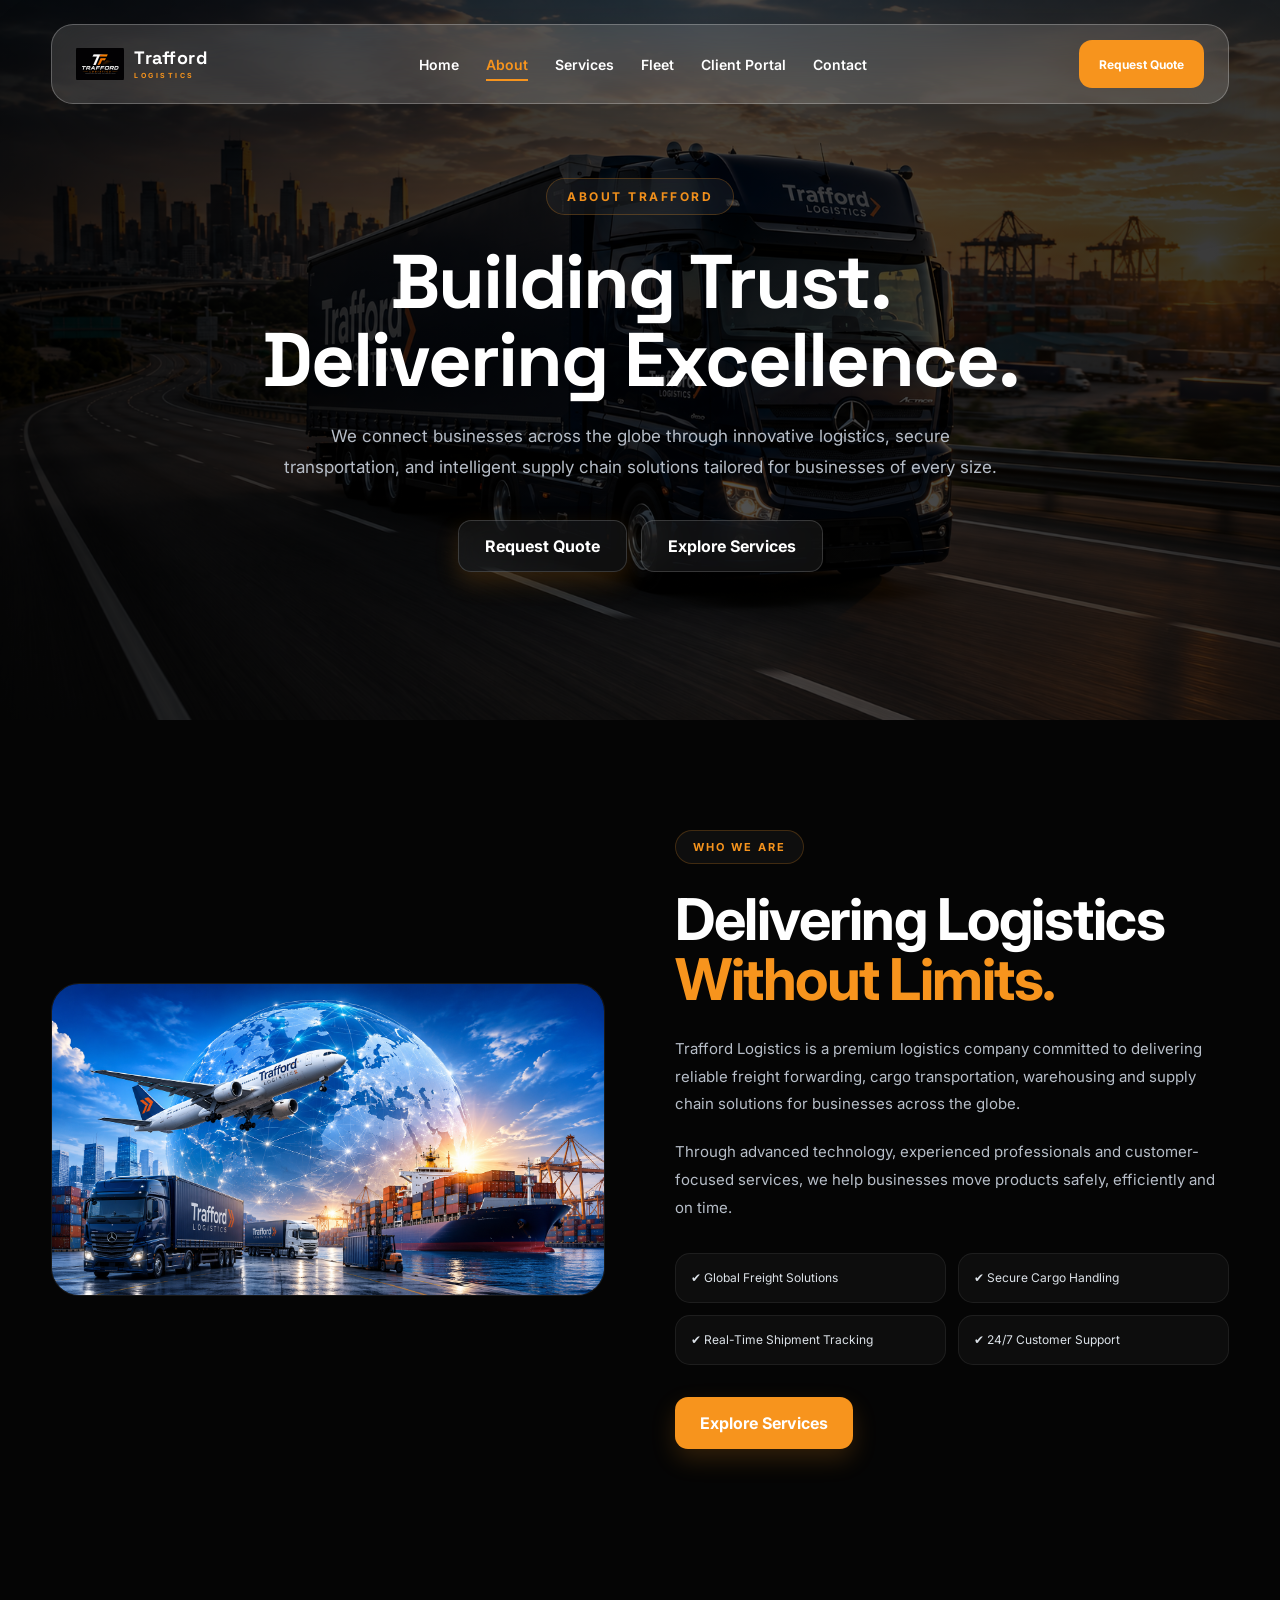
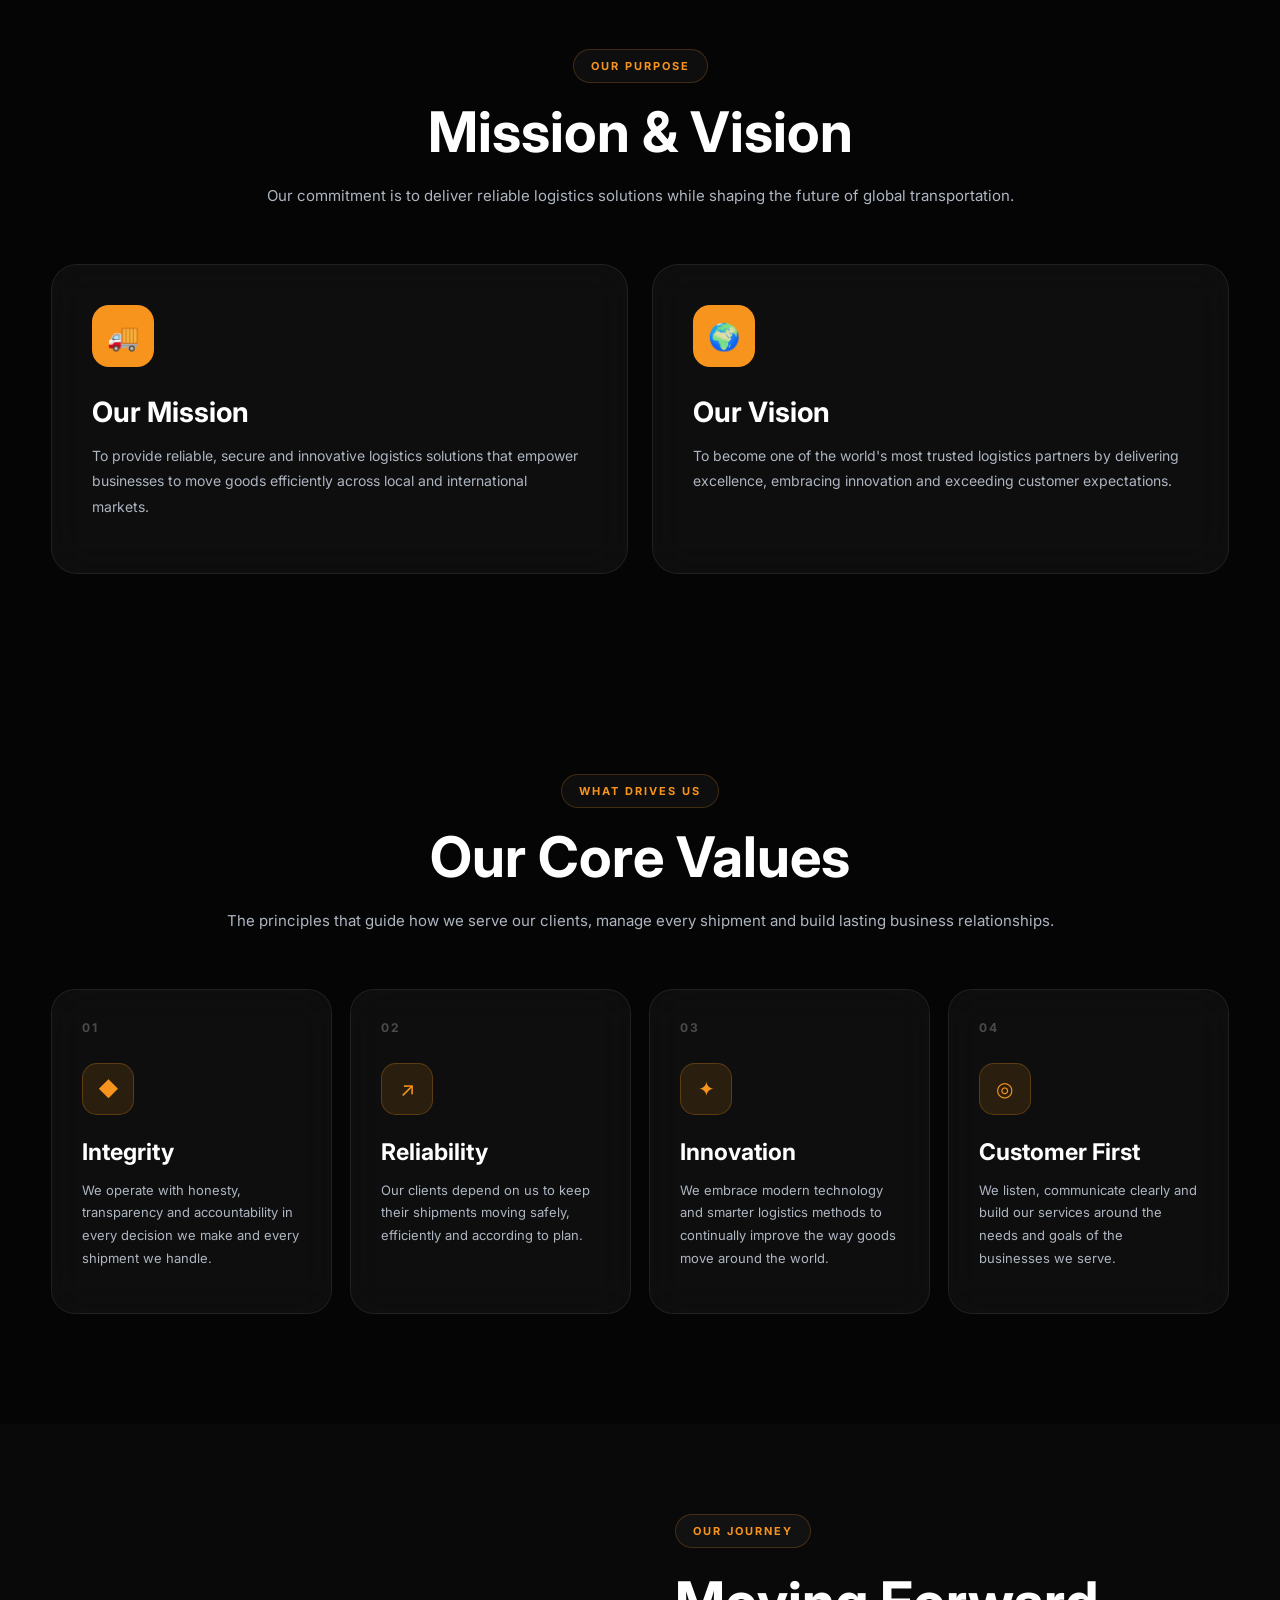
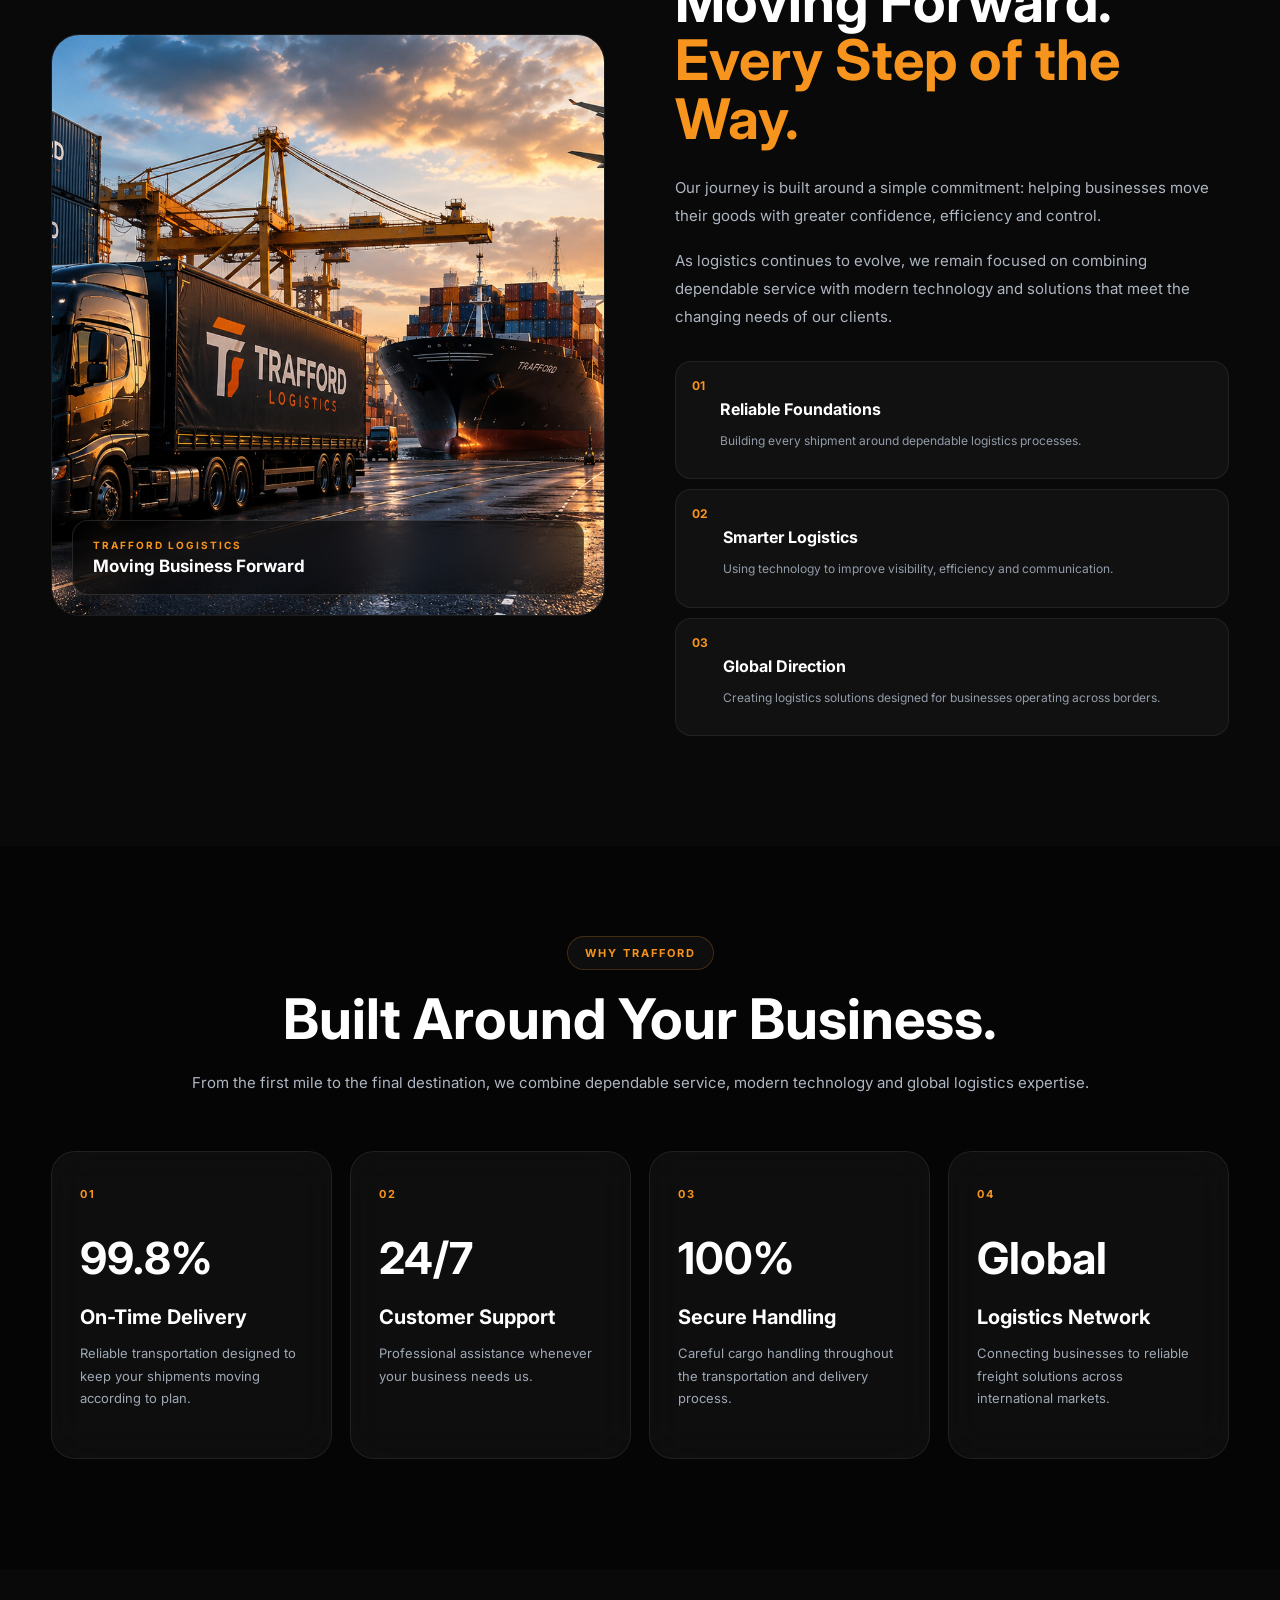
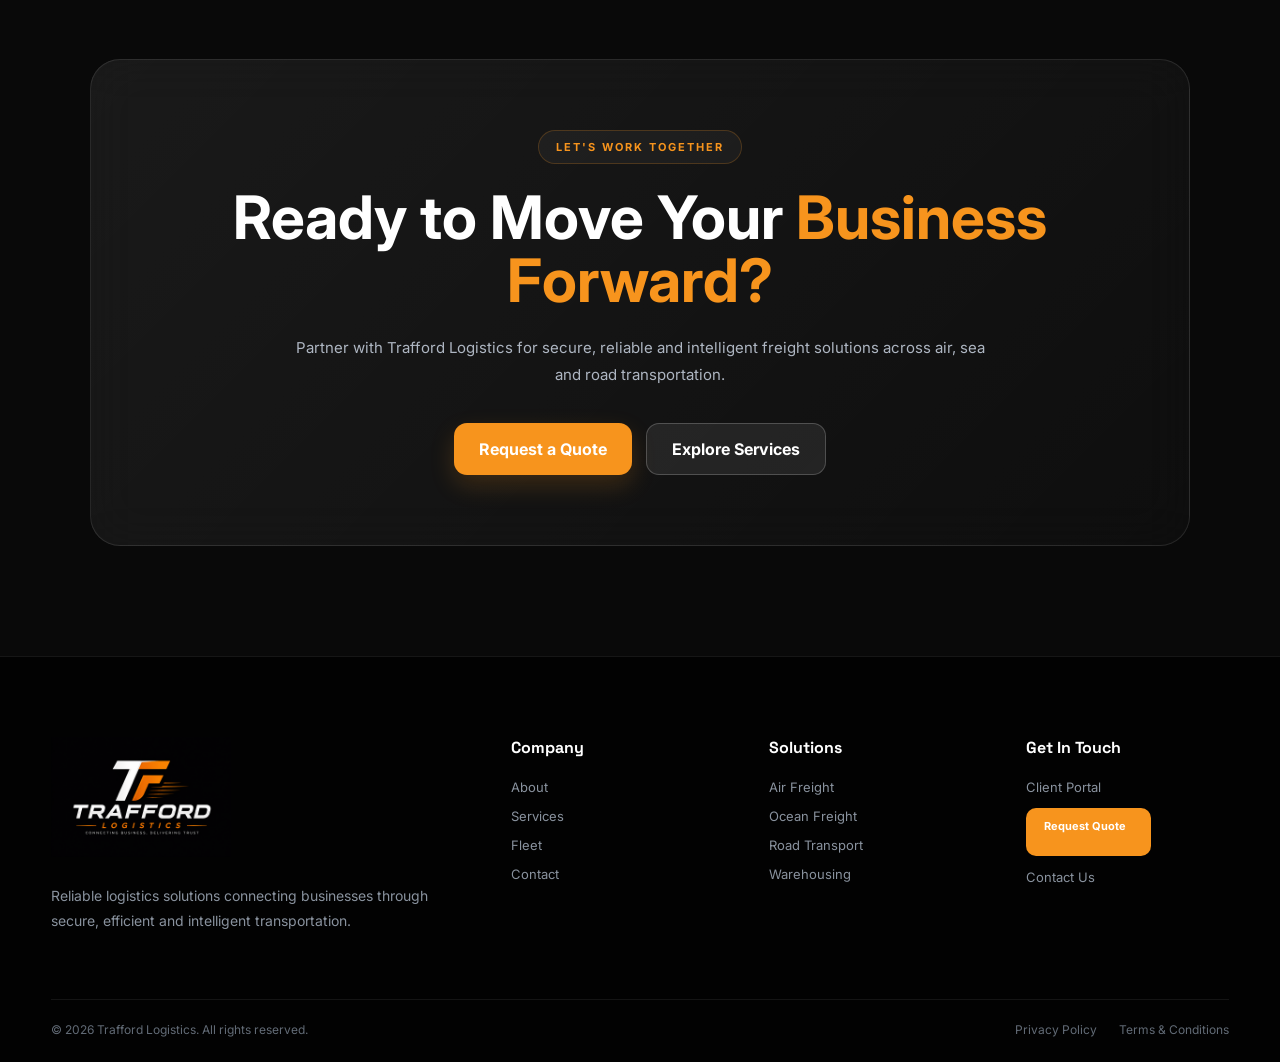
<file: about.html>
<!DOCTYPE html>
<html lang="en">

<head>

    <meta charset="UTF-8">

    <meta
        name="viewport"
        content="width=device-width, initial-scale=1.0"
    >

    <title>About | Trafford Logistics</title>

    <meta
        name="description"
        content="Learn about Trafford Logistics, our mission, values, journey and commitment to reliable global logistics."
    >

    <!-- Google Fonts -->

    <link rel="preconnect" href="https://fonts.googleapis.com">

    <link
        rel="preconnect"
        href="https://fonts.gstatic.com"
        crossorigin
    >

    <link
        href="https://fonts.googleapis.com/css2?family=Space+Grotesk:wght@400;500;600;700;800&family=Inter:wght@400;500;600;700&display=swap"
        rel="stylesheet"
    >

    <!-- Global CSS -->

    <link
        rel="stylesheet"
        href="assets/css/style.css"
    >

    <!-- About Page CSS -->

    <link
        rel="stylesheet"
        href="assets/css/about.css"
    >

    <!-- Responsive CSS -->

    <link
        rel="stylesheet"
        href="assets/css/responsive.css"
    >

</head>


<body>

    <!-- =====================================================
         HEADER
    ====================================================== -->

    <header class="header">

        <nav class="navbar">

            <!-- LOGO -->

            <a
                href="index.html"
                class="logo"
                aria-label="Trafford Logistics Home"
            >

                <div class="logo-icon">

                    <img
                        src="assets/images/trafford-logo.png"
                        alt="Trafford Logistics"
                    >

                </div>

                <div class="logo-text">

                    <span>Trafford</span>

                    <small>LOGISTICS</small>

                </div>

            </a>


            <!-- NAVIGATION -->

            <ul class="nav-links">

                <li>
                    <a href="index.html">
                        Home
                    </a>
                </li>

                <li>
                    <a
                        href="about.html"
                        class="active"
                    >
                        About
                    </a>
                </li>

                <li>
                    <a href="service.html">
                        Services
                    </a>
                </li>

                <li>
                    <a href="fleet.html">
                        Fleet
                    </a>
                </li>

                <li>
                    <a href="client-portal.html">
                        Client Portal
                    </a>
                </li>

                <li>
                    <a href="contact.html">
                        Contact
                    </a>
                </li>

            </ul>


            <!-- NAV ACTION -->

            <div class="nav-actions">

                <a
                    href="contact.html"
                    class="quote-btn"
                >
                    Request Quote
                </a>

            </div>


            <!-- MOBILE MENU -->

            <button
                class="menu-toggle"
                id="menuToggle"
                type="button"
                aria-label="Open navigation"
                aria-expanded="false"
            >

                <span class="bar"></span>

                <span class="bar"></span>

                <span class="bar"></span>

            </button>

        </nav>

    </header>


    <!-- =====================================================
         MAIN
    ====================================================== -->

    <main>


        <!-- =================================================
             ABOUT HERO
        ================================================== -->

        <section class="about-hero">

            <div class="about-overlay"></div>

            <img
                src="assets/images/file_00000000c92081f4ad6d486a5deef979 (2).png"
                alt="Trafford Logistics"
            >

            <div class="about-hero-content">

                <span>
                    ABOUT TRAFFORD
                </span>

                <h1>
                    Building Trust.
                    <br>
                    Delivering Excellence.
                </h1>

                <p>
                    We connect businesses across the globe through
                    innovative logistics, secure transportation,
                    and intelligent supply chain solutions tailored
                    for businesses of every size.
                </p>

                <div class="hero-buttons">

                    <a
                        href="contact.html"
                        class="btn-primary"
                    >
                        Request Quote
                    </a>

                    <a
                        href="service.html"
                        class="btn-secondary"
                    >
                        Explore Services
                    </a>

                </div>

            </div>

        </section>


        <!-- =================================================
             WHO WE ARE
        ================================================== -->

        <section class="who-we-are">

            <div class="who-container">

                <div class="who-image">

                    <img
                        src="assets/images/file_00000000d70481f49f071eb2d3acb97b (2).png"
                        alt="Trafford Logistics operations"
                    >

                </div>


                <div class="who-content">

                    <span class="section-tag">
                        WHO WE ARE
                    </span>

                    <h2>
                        Delivering Logistics
                        <span>Without Limits.</span>
                    </h2>

                    <p>
                        Trafford Logistics is a premium logistics company
                        committed to delivering reliable freight forwarding,
                        cargo transportation, warehousing and supply chain
                        solutions for businesses across the globe.
                    </p>

                    <p>
                        Through advanced technology, experienced professionals
                        and customer-focused services, we help businesses move
                        products safely, efficiently and on time.
                    </p>


                    <div class="who-features">

                        <div>
                            ✔ Global Freight Solutions
                        </div>

                        <div>
                            ✔ Secure Cargo Handling
                        </div>

                        <div>
                            ✔ Real-Time Shipment Tracking
                        </div>

                        <div>
                            ✔ 24/7 Customer Support
                        </div>

                    </div>


                    <a
                        href="service.html"
                        class="btn-primary"
                    >
                        Explore Services
                    </a>

                </div>

            </div>

        </section>


        <!-- =================================================
             MISSION & VISION
        ================================================== -->

        <section class="mission-vision">

            <div class="section-heading">

                <span class="section-tag">
                    OUR PURPOSE
                </span>

                <h2>
                    Mission &amp; Vision
                </h2>

                <p>
                    Our commitment is to deliver reliable logistics
                    solutions while shaping the future of global
                    transportation.
                </p>

            </div>


            <div class="mission-grid">

                <!-- MISSION -->

                <div class="mission-card">

                    <div class="mission-icon">
                        🚚
                    </div>

                    <h3>
                        Our Mission
                    </h3>

                    <p>
                        To provide reliable, secure and innovative
                        logistics solutions that empower businesses
                        to move goods efficiently across local and
                        international markets.
                    </p>

                </div>


                <!-- VISION -->

                <div class="mission-card">

                    <div class="mission-icon">
                        🌍
                    </div>

                    <h3>
                        Our Vision
                    </h3>

                    <p>
                        To become one of the world's most trusted
                        logistics partners by delivering excellence,
                        embracing innovation and exceeding customer
                        expectations.
                    </p>

                </div>

            </div>

        </section>


        <!-- =================================================
             CORE VALUES
        ================================================== -->

        <section class="core-values">

            <div class="section-heading">

                <span class="section-tag">
                    WHAT DRIVES US
                </span>

                <h2>
                    Our Core Values
                </h2>

                <p>
                    The principles that guide how we serve our
                    clients, manage every shipment and build
                    lasting business relationships.
                </p>

            </div>


            <div class="values-grid">

                <!-- VALUE 1 -->

                <div class="value-card">

                    <div class="value-number">
                        01
                    </div>

                    <div class="value-icon">
                        ◆
                    </div>

                    <h3>
                        Integrity
                    </h3>

                    <p>
                        We operate with honesty, transparency and
                        accountability in every decision we make
                        and every shipment we handle.
                    </p>

                </div>


                <!-- VALUE 2 -->

                <div class="value-card">

                    <div class="value-number">
                        02
                    </div>

                    <div class="value-icon">
                        ↗
                    </div>

                    <h3>
                        Reliability
                    </h3>

                    <p>
                        Our clients depend on us to keep their
                        shipments moving safely, efficiently and
                        according to plan.
                    </p>

                </div>


                <!-- VALUE 3 -->

                <div class="value-card">

                    <div class="value-number">
                        03
                    </div>

                    <div class="value-icon">
                        ✦
                    </div>

                    <h3>
                        Innovation
                    </h3>

                    <p>
                        We embrace modern technology and smarter
                        logistics methods to continually improve
                        the way goods move around the world.
                    </p>

                </div>


                <!-- VALUE 4 -->

                <div class="value-card">

                    <div class="value-number">
                        04
                    </div>

                    <div class="value-icon">
                        ◎
                    </div>

                    <h3>
                        Customer First
                    </h3>

                    <p>
                        We listen, communicate clearly and build
                        our services around the needs and goals
                        of the businesses we serve.
                    </p>

                </div>

            </div>

        </section>


        <!-- =================================================
             OUR JOURNEY
        ================================================== -->

        <section class="our-journey">

            <div class="journey-container">

                <!-- IMAGE -->

                <div class="journey-image">

                    <img
                        src="assets/images/our-journey.png"
                        alt="Trafford Logistics journey"
                    >

                    <div class="journey-image-label">

                        <span>
                            TRAFFORD LOGISTICS
                        </span>

                        <strong>
                            Moving Business Forward
                        </strong>

                    </div>

                </div>


                <!-- CONTENT -->

                <div class="journey-content">

                    <span class="section-tag">
                        OUR JOURNEY
                    </span>

                    <h2>
                        Moving Forward.
                        <span>
                            Every Step of the Way.
                        </span>
                    </h2>

                    <p>
                        Our journey is built around a simple commitment:
                        helping businesses move their goods with greater
                        confidence, efficiency and control.
                    </p>

                    <p>
                        As logistics continues to evolve, we remain focused
                        on combining dependable service with modern
                        technology and solutions that meet the changing
                        needs of our clients.
                    </p>


                    <div class="journey-points">

                        <div class="journey-point">

                            <span>
                                01
                            </span>

                            <div>

                                <h4>
                                    Reliable Foundations
                                </h4>

                                <p>
                                    Building every shipment around
                                    dependable logistics processes.
                                </p>

                            </div>

                        </div>


                        <div class="journey-point">

                            <span>
                                02
                            </span>

                            <div>

                                <h4>
                                    Smarter Logistics
                                </h4>

                                <p>
                                    Using technology to improve visibility,
                                    efficiency and communication.
                                </p>

                            </div>

                        </div>


                        <div class="journey-point">

                            <span>
                                03
                            </span>

                            <div>

                                <h4>
                                    Global Direction
                                </h4>

                                <p>
                                    Creating logistics solutions designed
                                    for businesses operating across borders.
                                </p>

                            </div>

                        </div>

                    </div>

                </div>

            </div>

        </section>


        <!-- =================================================
             WHY TRAFFORD
        ================================================== -->

        <section class="about-why">

            <div class="section-heading">

                <span class="section-tag">
                    WHY TRAFFORD
                </span>

                <h2>
                    Built Around Your Business.
                </h2>

                <p>
                    From the first mile to the final destination,
                    we combine dependable service, modern technology
                    and global logistics expertise.
                </p>

            </div>


            <div class="about-stats-grid">


                <div class="about-stat-card">

                    <span class="about-stat-number">
                        01
                    </span>

                    <strong>
                        99.8%
                    </strong>

                    <h3>
                        On-Time Delivery
                    </h3>

                    <p>
                        Reliable transportation designed to keep
                        your shipments moving according to plan.
                    </p>

                </div>


                <div class="about-stat-card">

                    <span class="about-stat-number">
                        02
                    </span>

                    <strong>
                        24/7
                    </strong>

                    <h3>
                        Customer Support
                    </h3>

                    <p>
                        Professional assistance whenever your
                        business needs us.
                    </p>

                </div>


                <div class="about-stat-card">

                    <span class="about-stat-number">
                        03
                    </span>

                    <strong>
                        100%
                    </strong>

                    <h3>
                        Secure Handling
                    </h3>

                    <p>
                        Careful cargo handling throughout the
                        transportation and delivery process.
                    </p>

                </div>


                <div class="about-stat-card">

                    <span class="about-stat-number">
                        04
                    </span>

                    <strong>
                        Global
                    </strong>

                    <h3>
                        Logistics Network
                    </h3>

                    <p>
                        Connecting businesses to reliable freight
                        solutions across international markets.
                    </p>

                </div>

            </div>

        </section>


        <!-- =================================================
             FINAL CTA
        ================================================== -->

        <section class="about-cta">

            <div class="about-cta-content">

                <span class="section-tag">
                    LET'S WORK TOGETHER
                </span>

                <h2>
                    Ready to Move Your
                    <span>Business Forward?</span>
                </h2>

                <p>
                    Partner with Trafford Logistics for secure,
                    reliable and intelligent freight solutions
                    across air, sea and road transportation.
                </p>


                <div class="about-cta-buttons">

                    <a
                        href="contact.html"
                        class="btn-primary"
                    >
                        Request a Quote
                    </a>

                    <a
                        href="service.html"
                        class="btn-secondary"
                    >
                        Explore Services
                    </a>

                </div>

            </div>

        </section>

    </main>


    <!-- =====================================================
         FOOTER
    ====================================================== -->

    <footer class="site-footer">

        <div class="footer-container">


            <!-- BRAND -->

            <div class="footer-brand">

                <a
                    href="index.html"
                    class="footer-logo"
                >

                    <img
                        src="assets/images/trafford-logo.png"
                        alt="Trafford Logistics"
                    >

                </a>

                <p>
                    Reliable logistics solutions connecting
                    businesses through secure, efficient and
                    intelligent transportation.
                </p>

            </div>


            <!-- COMPANY -->

            <div class="footer-column">

                <h3>
                    Company
                </h3>

                <a href="about.html">
                    About
                </a>

                <a href="service.html">
                    Services
                </a>

                <a href="fleet.html">
                    Fleet
                </a>

                <a href="contact.html">
                    Contact
                </a>

            </div>


            <!-- SOLUTIONS -->

            <div class="footer-column">

                <h3>
                    Solutions
                </h3>

                <a href="service.html">
                    Air Freight
                </a>

                <a href="service.html">
                    Ocean Freight
                </a>

                <a href="service.html">
                    Road Transport
                </a>

                <a href="service.html">
                    Warehousing
                </a>

            </div>


            <!-- CONTACT -->

            <div class="footer-column">

                <h3>
                    Get In Touch
                </h3>

                <a href="client-portal.html">
                    Client Portal
                </a>

                <a
                    href="contact.html"
                    class="quote-btn"
                >
                    Request Quote
                </a>

                <a href="contact.html">
                    Contact Us
                </a>

            </div>

        </div>


        <div class="footer-bottom">

            <p>
                © 2026 Trafford Logistics. All rights reserved.
            </p>

            <div class="footer-bottom-links">

                <a href="#">
                    Privacy Policy
                </a>

                <a href="#">
                    Terms &amp; Conditions
                </a>

            </div>

        </div>

    </footer>


    <!-- JAVASCRIPT -->

    <script src="assets/js/script.js"></script>

</body>

</html>
</file>
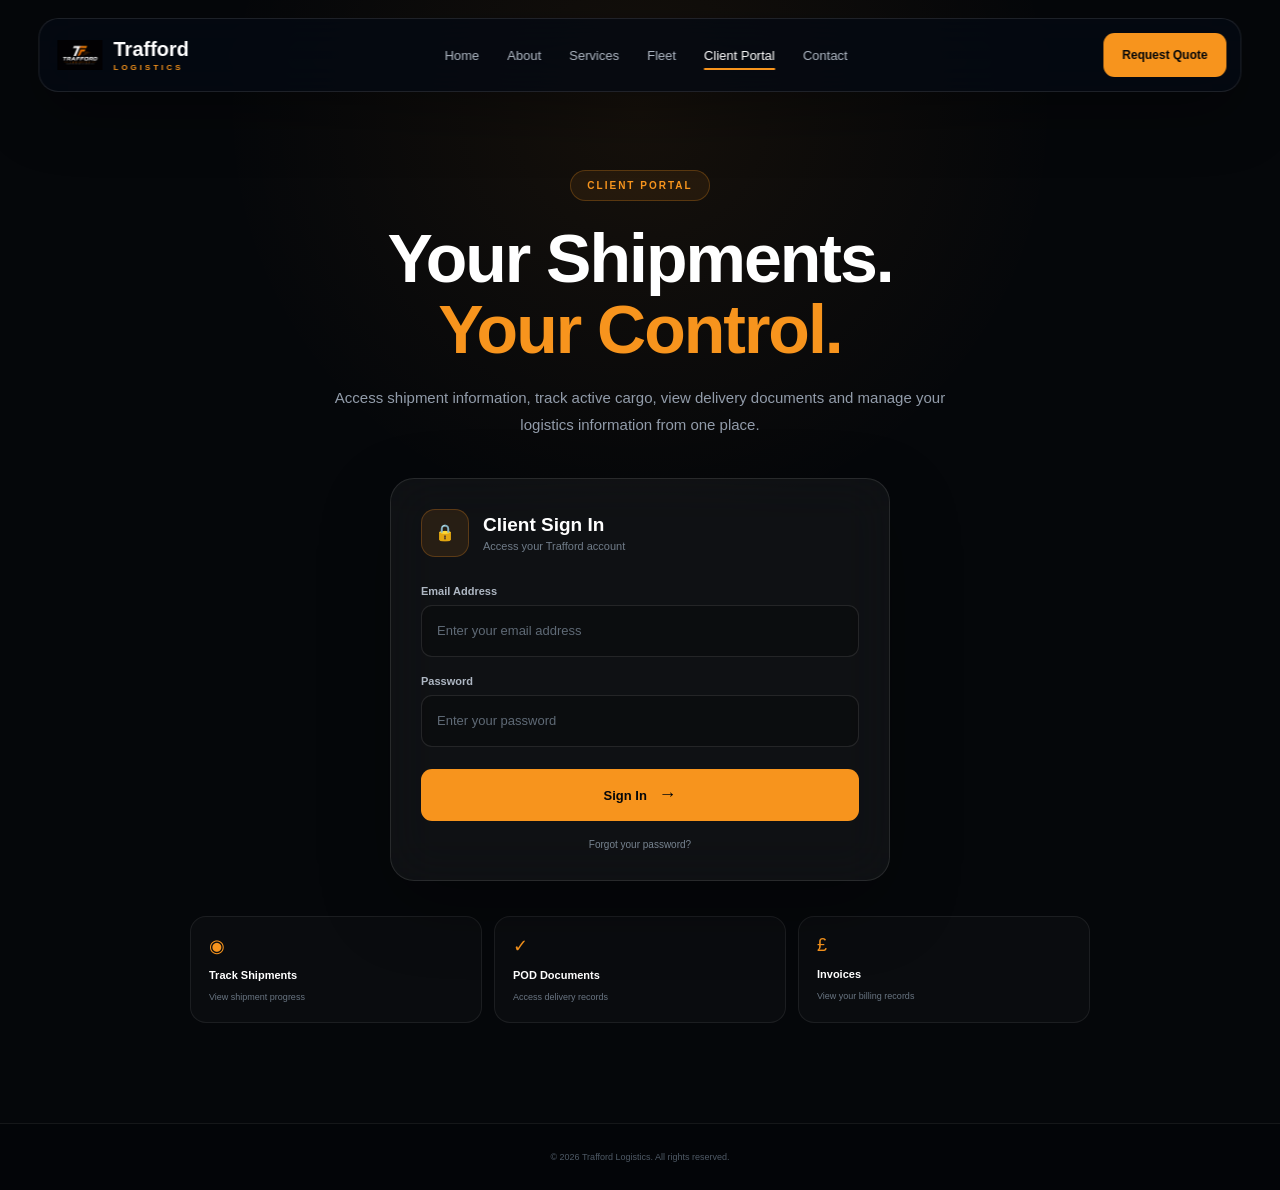
<file: client-dashboard.html>
<!DOCTYPE html>
<html lang="en">

<head>

    <meta charset="UTF-8">

    <meta
        name="viewport"
        content="width=device-width, initial-scale=1.0"
    >

    <title>Trafford Logistics | Client Dashboard</title>

    <link
        rel="stylesheet"
        href="assets/css/client-dashboard.css"
    >
<link
    rel="stylesheet"
    href="assets/css/responsive.css"
>
</head>


<body>

    <!-- =========================================
         DASHBOARD HEADER
    ========================================== -->

    <header class="dashboard-header">

        <a
            href="index.html"
            class="dashboard-brand">

            <img
                src="assets/images/trafford-logo.png"
                alt="Trafford Logistics"
            >

            <div>

                <strong>
                    Trafford
                </strong>

                <span>
                    LOGISTICS
                </span>

            </div>

        </a>


        <div class="dashboard-header-right">

            <div class="account-info">

                <span>
                    CLIENT ACCOUNT
                </span>

                <strong>
                    Account Holder
                </strong>

            </div>


            <a
                href="client-portal.html"
                class="sign-out-btn">

                Sign Out

            </a>

        </div>

    </header>


    <!-- =========================================
         DASHBOARD LAYOUT
    ========================================== -->

    <div class="dashboard-layout">


        <!-- SIDEBAR -->

        <aside class="dashboard-sidebar">

            <div class="sidebar-label">
                CLIENT PORTAL
            </div>


            <nav class="dashboard-nav">

                <a
                    href="#"
                    class="dashboard-nav-link active">

                    <span>▦</span>

                    Dashboard

                </a>


                <a
                    href="#"
                    class="dashboard-nav-link">

                    <span>◉</span>

                    Shipments

                </a>


                <a
                    href="#"
                    class="dashboard-nav-link">

                    <span>▤</span>

                    Documents

                </a>


               <a
    href="client-invoices.html"
    class="dashboard-nav-link">

    <span>£</span>

    Invoices

</a>
                   <a
    href="client-support.html"
    class="dashboard-nav-link">

             <span>?</span>
             Support

                 </a>

            </nav>


            <div class="sidebar-help">

                <span>
                    NEED ASSISTANCE?
                </span>

                <strong>
                    Our team is ready to help.
                </strong>

                <a
                    href="https://wa.me/447346741504?text=Hello%20Trafford%20Logistics%2C%20I%20need%20assistance%20with%20my%20client%20portal."
                    target="_blank"
                    rel="noopener noreferrer">

                    Contact Support →

                </a>

            </div>

        </aside>


        <!-- =====================================
             MAIN DASHBOARD
        ====================================== -->

        <main class="dashboard-main">


            <!-- PAGE HEADING -->

            <div class="dashboard-heading">

                <div>

                    <span>
                        CLIENT DASHBOARD
                    </span>

                    <h1>
                        Welcome back.
                    </h1>

                    <p>
                        Here's an overview of your logistics activity.
                    </p>

                </div>


                <a
                    href="#"
                    class="new-shipment-btn">

                    Request Shipment

                    <span>+</span>

                </a>

            </div>


            <!-- =================================
                 STATISTICS
            ================================== -->

            <section class="dashboard-stats">


                <article class="stat-card">

                    <span class="stat-label">
                        ACTIVE SHIPMENTS
                    </span>

                    <strong>
                        03
                    </strong>

                    <small>
                        Currently being handled
                    </small>

                </article>


                <article class="stat-card">

                    <span class="stat-label">
                        IN TRANSIT
                    </span>

                    <strong>
                        02
                    </strong>

                    <small>
                        Currently on the move
                    </small>

                </article>


                <article class="stat-card">

                    <span class="stat-label">
                        DELIVERED
                    </span>

                    <strong>
                        18
                    </strong>

                    <small>
                        Completed shipments
                    </small>

                </article>


                <article class="stat-card highlight">

                    <span class="stat-label">
                        DOCUMENTS
                    </span>

                    <strong>
                        07
                    </strong>

                    <small>
                        Available to review
                    </small>

                </article>


            </section>


            <!-- =================================
                 ACTIVE SHIPMENTS
            ================================== -->

            <section class="dashboard-section">

                <div class="section-heading">

                    <div>

                        <span>
                            SHIPMENT ACTIVITY
                        </span>

                        <h2>
                            Active Shipments
                        </h2>

                    </div>


                    <a href="#">
                        View All →
                    </a>

                </div>


                <div class="shipment-table">


                    <!-- SHIPMENT 01 -->

                    <div class="shipment-row">

                        <div class="shipment-id">

                            <span>
                                TRACKING ID
                            </span>

                            <strong>
                                TF-20481
                            </strong>

                        </div>


                        <div class="shipment-route">

                            <span>
                                ROUTE
                            </span>

                            <strong>
                                Manchester → London
                            </strong>

                        </div>


                        <div class="shipment-status">

                            <span>
                                STATUS
                            </span>

                            <strong class="status-transit">
                                In Transit
                            </strong>

                        </div>


                        <div class="shipment-progress">

                            <span>
                                PROGRESS
                            </span>

                            <div class="progress-bar">

                                <div
                                    style="width:72%;">
                                </div>

                            </div>

                            <small>
                                72%
                            </small>

                        </div>


                        <a
                            href="#"
                            class="shipment-view">

                            View

                        </a>

                    </div>


                    <!-- SHIPMENT 02 -->

                    <div class="shipment-row">

                        <div class="shipment-id">

                            <span>
                                TRACKING ID
                            </span>

                            <strong>
                                TF-20476
                            </strong>

                        </div>


                        <div class="shipment-route">

                            <span>
                                ROUTE
                            </span>

                            <strong>
                                Birmingham → Leeds
                            </strong>

                        </div>


                        <div class="shipment-status">

                            <span>
                                STATUS
                            </span>

                            <strong class="status-pending">
                                Processing
                            </strong>

                        </div>


                        <div class="shipment-progress">

                            <span>
                                PROGRESS
                            </span>

                            <div class="progress-bar">

                                <div
                                    style="width:34%;">
                                </div>

                            </div>

                            <small>
                                34%
                            </small>

                        </div>


                        <a
                            href="#"
                            class="shipment-view">

                            View

                        </a>

                    </div>


                    <!-- SHIPMENT 03 -->

                    <div class="shipment-row">

                        <div class="shipment-id">

                            <span>
                                TRACKING ID
                            </span>

                            <strong>
                                TF-20463
                            </strong>

                        </div>


                        <div class="shipment-route">

                            <span>
                                ROUTE
                            </span>

                            <strong>
                                Liverpool → Manchester
                            </strong>

                        </div>


                        <div class="shipment-status">

                            <span>
                                STATUS
                            </span>

                            <strong class="status-ready">
                                Ready for Dispatch
                            </strong>

                        </div>


                        <div class="shipment-progress">

                            <span>
                                PROGRESS
                            </span>

                            <div class="progress-bar">

                                <div
                                    style="width:12%;">
                                </div>

                            </div>

                            <small>
                                12%
                            </small>

                        </div>


                        <a
                            href="#"
                            class="shipment-view">

                            View

                        </a>

                    </div>


                </div>

            </section>


            <!-- =================================
                 QUICK ACCESS
            ================================== -->

            <section class="quick-access">

                <div class="quick-card">

                    <span class="quick-icon">
                        ▤
                    </span>

                    <div>

                        <strong>
                            Proof of Delivery
                        </strong>

                        <small>
                            Access completed delivery documents.
                        </small>

                    </div>

                    <a href="#">
                        View →
                    </a>

                </div>


                <div class="quick-card">

                    <span class="quick-icon">
                        £
                    </span>

                    <div>

                        <strong>
                            Invoices
                        </strong>

                        <small>
                            Review your available billing records.
                        </small>

                    </div>

                    <a href="#">
                        View →
                    </a>

                </div>

            </section>


        </main>

    </div>

<script src="assets/js/client-portal.js"></script>
</body>

</html>
</file>
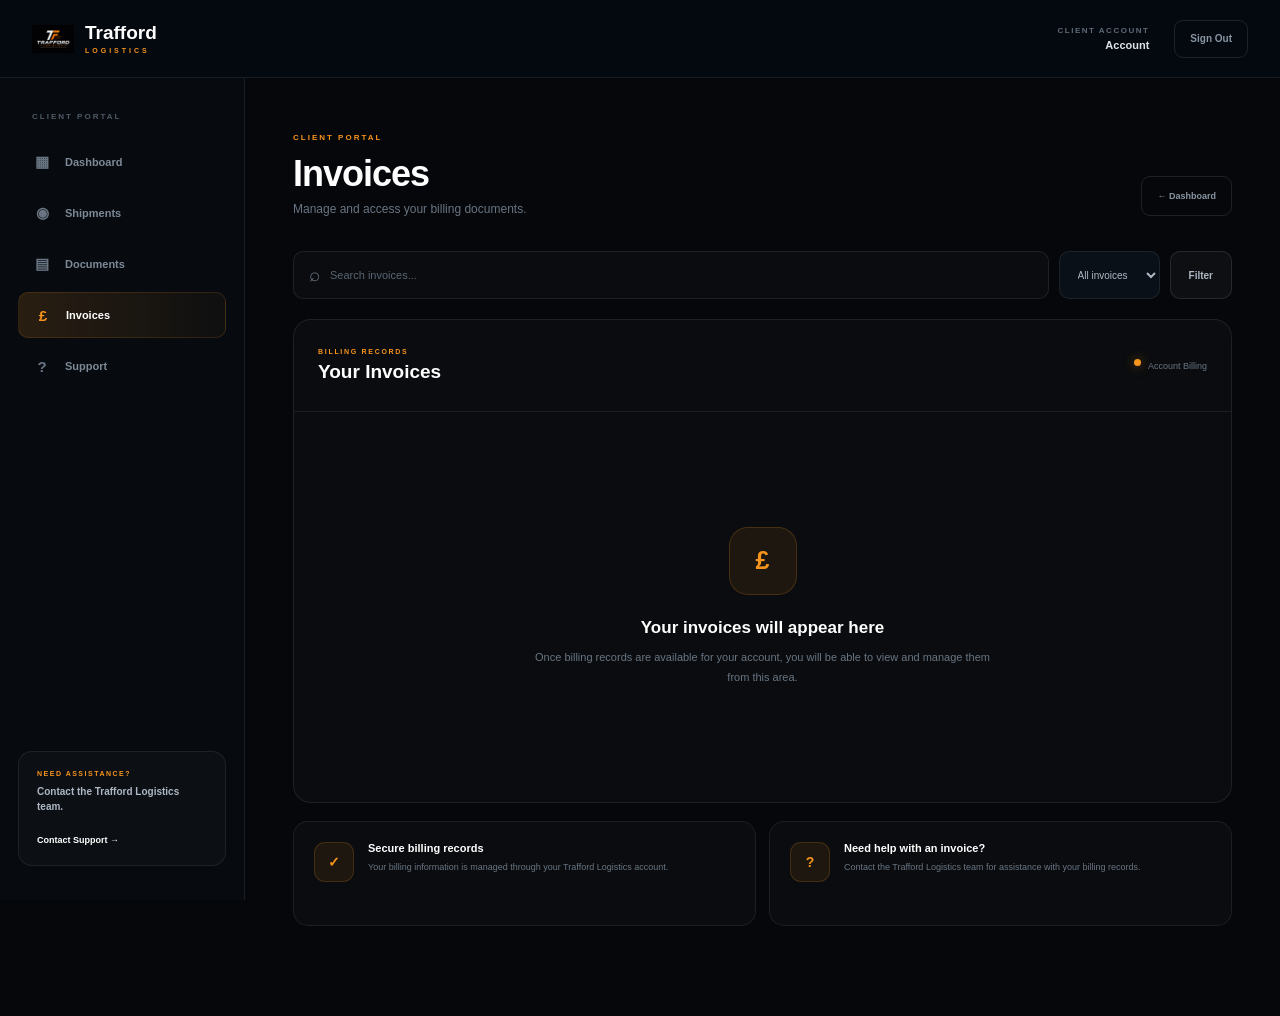
<file: client-invoices.html>
<!DOCTYPE html>
<html lang="en">

<head>

    <meta charset="UTF-8">

    <meta
        name="viewport"
        content="width=device-width, initial-scale=1.0"
    >

    <title>Trafford Logistics | Invoices</title>

    <link
        rel="stylesheet"
        href="assets/css/client-invoices.css"
    >
<link
    rel="stylesheet"
    href="assets/css/responsive.css"
>
</head>


<body>


    <!-- =========================================
         DASHBOARD HEADER
    ========================================== -->

    <header class="dashboard-header">


        <a
            href="client-dashboard.html"
            class="dashboard-brand">

            <img
                src="assets/images/trafford-logo.png"
                alt="Trafford Logistics"
            >

            <div>

                <strong>
                    Trafford
                </strong>

                <span>
                    LOGISTICS
                </span>

            </div>

        </a>


        <div class="dashboard-header-right">

            <div class="account-info">

                <span>
                    CLIENT ACCOUNT
                </span>

                <strong>
                    Account
                </strong>

            </div>


            <a
                href="client-portal.html"
                class="sign-out-btn">

                Sign Out

            </a>

        </div>

    </header>



    <!-- =========================================
         DASHBOARD LAYOUT
    ========================================== -->

    <div class="dashboard-layout">


        <!-- =====================================
             SIDEBAR
        ====================================== -->

        <aside class="dashboard-sidebar">

            <div class="sidebar-label">
                CLIENT PORTAL
            </div>


            <nav class="dashboard-nav">


                <a
                    href="client-dashboard.html"
                    class="dashboard-nav-link">

                    <span>▦</span>

                    Dashboard

                </a>


                <a
                    href="client-shipments.html"
                    class="dashboard-nav-link">

                    <span>◉</span>

                    Shipments

                </a>


                <a
                    href="client-documents.html"
                    class="dashboard-nav-link">

                    <span>▤</span>

                    Documents

                </a>


                <a
                    href="client-invoices.html"
                    class="dashboard-nav-link active">

                    <span>£</span>

                    Invoices

                </a>


                <a
                    href="#"
                    class="dashboard-nav-link">

                    <span>?</span>

                    Support

                </a>


            </nav>


            <div class="sidebar-help">

                <span>
                    NEED ASSISTANCE?
                </span>

                <strong>
                    Contact the Trafford Logistics team.
                </strong>

                <a
                    href="https://wa.me/447346741504?text=Hello%20Trafford%20Logistics%2C%20I%20need%20assistance%20with%20my%20account."
                    target="_blank"
                    rel="noopener noreferrer">

                    Contact Support →

                </a>

            </div>

        </aside>



        <!-- =====================================
             MAIN CONTENT
        ====================================== -->

        <main class="dashboard-main">


            <!-- PAGE HEADER -->

            <div class="page-heading">

                <div>

                    <span>
                        CLIENT PORTAL
                    </span>

                    <h1>
                        Invoices
                    </h1>

                    <p>
                        Manage and access your billing documents.
                    </p>

                </div>


                <a
                    href="client-dashboard.html"
                    class="back-dashboard">

                    ← Dashboard

                </a>

            </div>



            <!-- =================================
                 INVOICE CONTROLS
            ================================== -->

            <section class="invoice-controls">


                <div class="invoice-search">

                    <span>
                        ⌕
                    </span>

                    <input
                        type="search"
                        placeholder="Search invoices..."
                        aria-label="Search invoices"
                    >

                </div>


                <select
                    class="invoice-filter"
                    aria-label="Filter invoices">

                    <option>
                       All invoices
                    </option>

                    <option>
                        Paid
                    </option>

                    <option>
                        Pending
                    </option>

                    <option>
                        Overdue
                    </option>

                </select>


                <button
                    type="button"
                    class="filter-button">

                    Filter

                </button>


            </section>



            <!-- =================================
                 INVOICE AREA
            ================================== -->

            <section class="invoice-panel">


                <div class="invoice-panel-header">

                    <div>

                        <span>
                            BILLING RECORDS
                        </span>

                        <h2>
                            Your Invoices
                        </h2>

                    </div>


                    <div class="invoice-panel-status">

                        <span class="status-dot"></span>

                        Account Billing

                    </div>

                </div>



                <!-- BACKEND DATA WILL APPEAR HERE -->

                <div class="invoice-empty-state">

                    <div class="empty-icon">
                        £
                    </div>


                    <h3>
                        Your invoices will appear here
                    </h3>


                    <p>
                        Once billing records are available
                        for your account, you will be able
                        to view and manage them from this area.
                    </p>

                </div>


            </section>



            <!-- =================================
                 INVOICE INFORMATION
            ================================== -->

            <section class="invoice-information">


                <div class="information-card">

                    <div class="information-icon">
                        ✓
                    </div>

                    <div>

                        <strong>
                            Secure billing records
                        </strong>

                        <p>
                            Your billing information is managed
                            through your Trafford Logistics account.
                        </p>

                    </div>

                </div>


                <div class="information-card">

                    <div class="information-icon">
                        ?
                    </div>

                    <div>

                        <strong>
                            Need help with an invoice?
                        </strong>

                        <p>
                            Contact the Trafford Logistics team
                            for assistance with your billing records.
                        </p>

                    </div>

                </div>


            </section>


        </main>

    </div>


</body>

</html>
</file>
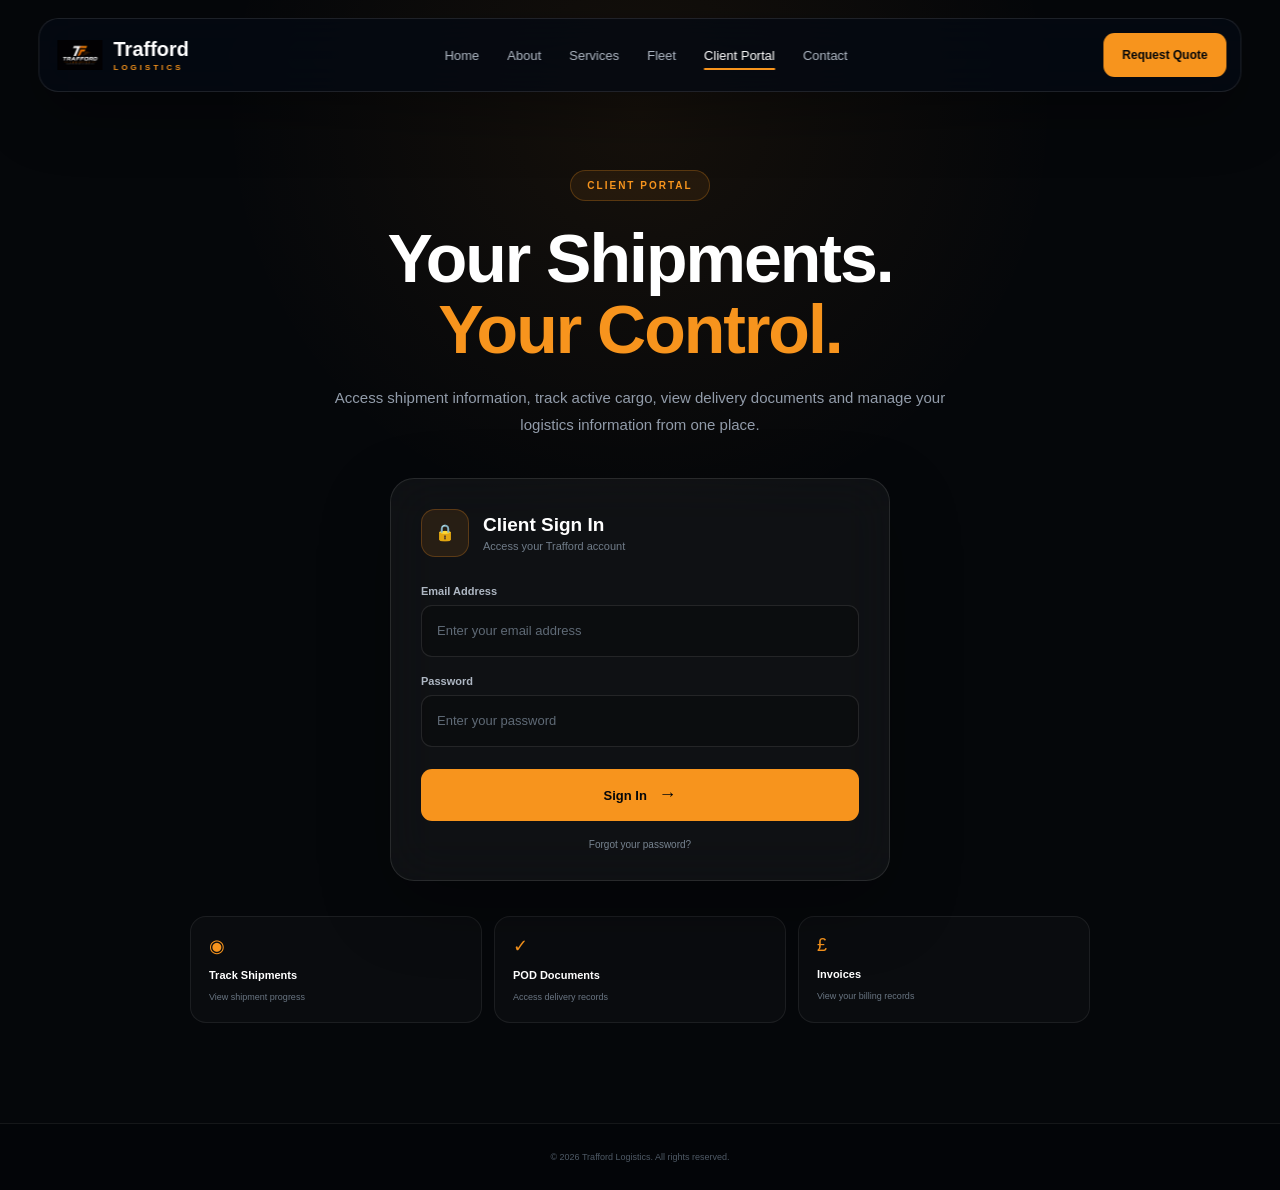
<file: client-portal.html>
<!DOCTYPE html>
<html lang="en">

<head>

    <meta charset="UTF-8">

    <meta
        name="viewport"
        content="width=device-width, initial-scale=1.0"
    >

    <title>Trafford Logistics | Client Portal</title>

    <link
        rel="stylesheet"
        href="assets/css/client-portal.css"
    >
<link
    rel="stylesheet"
    href="assets/css/responsive.css"
>
</head>


<body>


    <!-- =========================================
         HEADER
    ========================================== -->

    <header class="site-header">

        <nav class="navbar">


            <!-- LOGO -->

            <a
                href="index.html"
                class="logo">

                <div class="logo-icon">

                    <img
                        src="assets/images/trafford-logo.png"
                        alt="Trafford Logistics"
                    >

                </div>

                <div class="logo-text">

                    <span>
                        Trafford
                    </span>

                    <small>
                        LOGISTICS
                    </small>

                </div>

            </a>


            <!-- NAVIGATION -->

            <ul class="nav-links">

                <li>
                    <a href="index.html">
                        Home
                    </a>
                </li>

                <li>
                    <a href="about.html">
                        About
                    </a>
                </li>

                <li>
                    <a href="service.html">
                        Services
                    </a>
                </li>

                <li>
                    <a href="fleet.html">Fleet</a>
                </li>

                <li>
                    <a
                        href="client-portal.html"
                        class="active">
                        Client Portal
                    </a>
                </li>

                <li>
        <a href="contact.html">
            Contact
        </a>
    </li>

            </ul>


            <!-- REQUEST QUOTE -->

            <div class="nav-actions">

                <a
                    href="#"
                    class="quote-btn">

                    Request Quote

                </a>

            </div>
<button
    class="menu-toggle"
    id="menuToggle"
    type="button"
    aria-label="Open navigation"
    aria-expanded="false">

    <span class="bar"></span>
    <span class="bar"></span>
    <span class="bar"></span>

</button>
        </nav>

    </header>



    <!-- =========================================
         CLIENT PORTAL
    ========================================== -->

    <main>

        <section class="portal-page">

            <div class="portal-content">


                <span class="portal-tag">
                    CLIENT PORTAL
                </span>


                <h1>

                    Your Shipments.
                    <span>Your Control.</span>

                </h1>


                <p>

                    Access shipment information, track active
                    cargo, view delivery documents and manage
                    your logistics information from one place.

                </p>


                <!-- LOGIN CARD -->

                <div class="portal-login-card">

                    <div class="portal-login-heading">

                        <div class="portal-lock">
                            🔒
                        </div>

                        <div>

                            <h2>
                                Client Sign In
                            </h2>

                            <span>
                                Access your Trafford account
                            </span>

                        </div>

                    </div>


                    <form class="portal-login-form">


                        <label for="portal-email">
                            Email Address
                        </label>

                        <input
                            type="email"
                            id="portal-email"
                            placeholder="Enter your email address"
                            autocomplete="email"
                        >


                        <label for="portal-password">
                            Password
                        </label>

                        <input
                            type="password"
                            id="portal-password"
                            placeholder="Enter your password"
                            autocomplete="current-password"
                        >


                        <button
                            type="submit"
                            class="portal-login-btn">

                            Sign In

                            <span>
                                →
                            </span>

                        </button>


                        <a
                            href="#"
                            class="forgot-password">

                            Forgot your password?

                        </a>


                    </form>

                </div>


                <!-- PORTAL FEATURES -->

                <div class="portal-features">


                    <div class="portal-feature">

                        <span>
                            ◉
                        </span>

                        <strong>
                            Track Shipments
                        </strong>

                        <small>
                            View shipment progress
                        </small>

                    </div>


                    <div class="portal-feature">

                        <span>
                            ✓
                        </span>

                        <strong>
                            POD Documents
                        </strong>

                        <small>
                            Access delivery records
                        </small>

                    </div>


                    <div class="portal-feature">

                        <span>
                            £
                        </span>

                        <strong>
                            Invoices
                        </strong>

                        <small>
                            View your billing records
                        </small>

                    </div>


                </div>


            </div>

        </section>

    </main>



    <!-- =========================================
         FOOTER
    ========================================== -->

    <footer class="site-footer">

        <p>
            © 2026 Trafford Logistics. All rights reserved.
        </p>

    </footer>

<script src="assets/js/client-portal.js"></script>
</body>

</html>
</file>
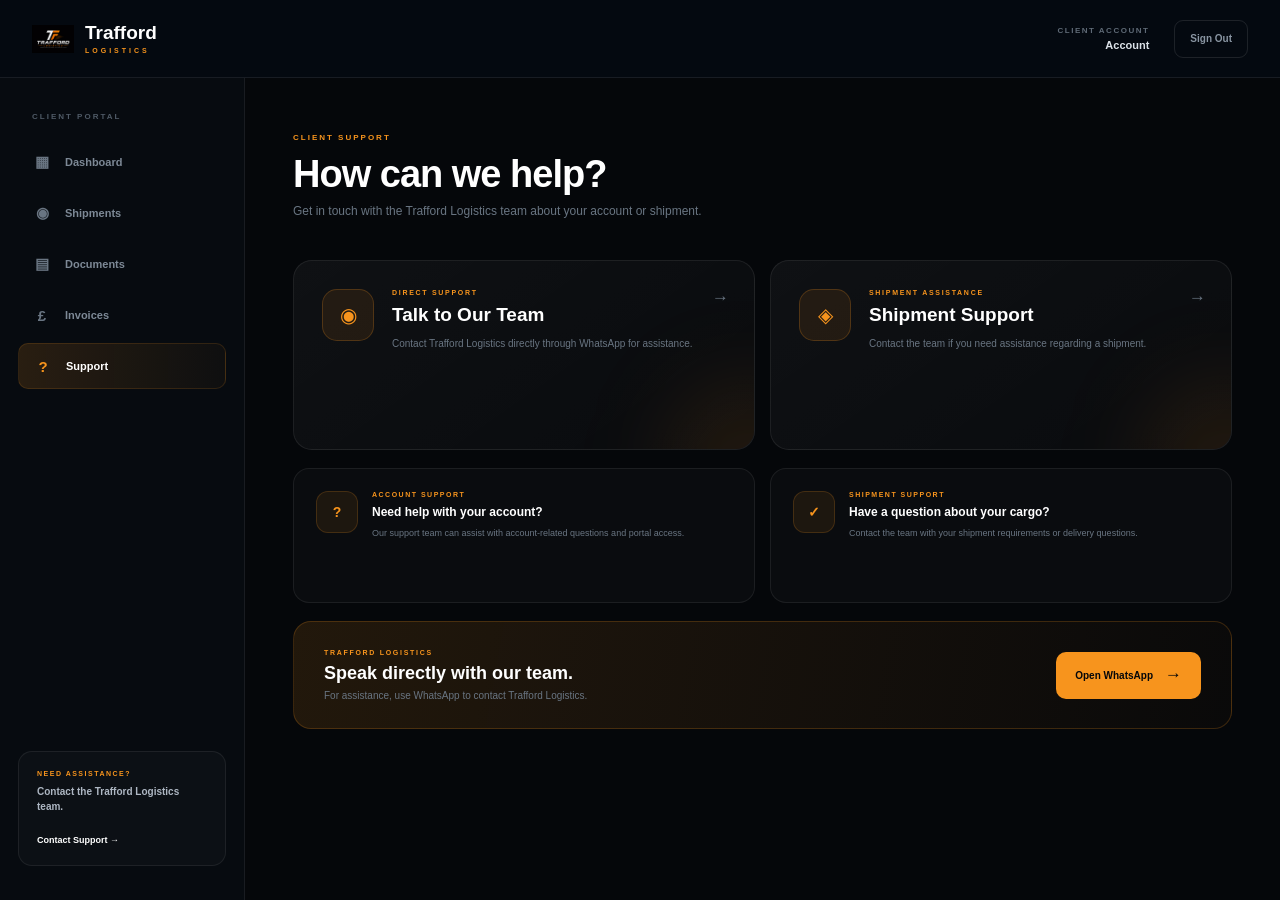
<file: client-support.html>
<!DOCTYPE html>
<html lang="en">

<head>

    <meta charset="UTF-8">

    <meta
        name="viewport"
        content="width=device-width, initial-scale=1.0"
    >

    <title>Trafford Logistics | Support</title>

    <link
        rel="stylesheet"
        href="assets/css/client-support.css"
    >

</head>


<body>


    <!-- =========================================
         HEADER
    ========================================== -->

    <header class="dashboard-header">

        <a
            href="client-dashboard.html"
            class="dashboard-brand">

            <img
                src="assets/images/trafford-logo.png"
                alt="Trafford Logistics"
            >

            <div>

                <strong>
                    Trafford
                </strong>

                <span>
                    LOGISTICS
                </span>

            </div>

        </a>


        <div class="dashboard-header-right">

            <div class="account-info">

                <span>
                    CLIENT ACCOUNT
                </span>

                <strong>
                    Account
                </strong>

            </div>


            <a
                href="client-portal.html"
                class="sign-out-btn">

                Sign Out

            </a>

        </div>

    </header>



    <!-- =========================================
         DASHBOARD LAYOUT
    ========================================== -->

    <div class="dashboard-layout">


        <!-- =====================================
             SIDEBAR
        ====================================== -->

        <aside class="dashboard-sidebar">

            <div class="sidebar-label">
                CLIENT PORTAL
            </div>


            <nav class="dashboard-nav">

                <a
                    href="client-dashboard.html"
                    class="dashboard-nav-link">

                    <span>▦</span>
                    Dashboard

                </a>


                <a
                    href="client-shipments.html"
                    class="dashboard-nav-link">

                    <span>◉</span>
                    Shipments

                </a>


                <a
                    href="client-documents.html"
                    class="dashboard-nav-link">

                    <span>▤</span>
                    Documents

                </a>


                <a
                    href="client-invoices.html"
                    class="dashboard-nav-link">

                    <span>£</span>
                    Invoices

                </a>


                <a
                    href="client-support.html"
                    class="dashboard-nav-link active">

                    <span>?</span>
                    Support

                </a>

            </nav>


            <div class="sidebar-help">

                <span>
                    NEED ASSISTANCE?
                </span>

                <strong>
                    Contact the Trafford Logistics team.
                </strong>

                <a
                    href="https://wa.me/447346741504?text=Hello%20Trafford%20Logistics%2C%20I%20need%20assistance%20with%20my%20account."
                    target="_blank"
                    rel="noopener noreferrer">

                    Contact Support →

                </a>

            </div>

        </aside>



        <!-- =====================================
             MAIN CONTENT
        ====================================== -->

        <main class="dashboard-main">


            <!-- PAGE HEADING -->

            <div class="support-heading">

                <div>

                    <span>
                        CLIENT SUPPORT
                    </span>

                    <h1>
                        How can we help?
                    </h1>

                    <p>
                        Get in touch with the Trafford Logistics
                        team about your account or shipment.
                    </p>

                </div>

            </div>



            <!-- =================================
                 SUPPORT OPTIONS
            ================================== -->

            <section class="support-options">


                <a
                    href="https://wa.me/447346741504?text=Hello%20Trafford%20Logistics%2C%20I%20need%20support%20with%20my%20client%20account."
                    target="_blank"
                    rel="noopener noreferrer"
                    class="support-card">

                    <div class="support-icon">
                        ◉
                    </div>

                    <div>

                        <span>
                            DIRECT SUPPORT
                        </span>

                        <h2>
                            Talk to Our Team
                        </h2>

                        <p>
                            Contact Trafford Logistics directly
                            through WhatsApp for assistance.
                        </p>

                    </div>

                    <strong class="support-arrow">
                        →
                    </strong>

                </a>



                <a
                    href="https://wa.me/447346741504?text=Hello%20Trafford%20Logistics%2C%20I%20have%20a%20question%20about%20a%20shipment."
                    target="_blank"
                    rel="noopener noreferrer"
                    class="support-card">

                    <div class="support-icon">
                        ◈
                    </div>

                    <div>

                        <span>
                            SHIPMENT ASSISTANCE
                        </span>

                        <h2>
                            Shipment Support
                        </h2>

                        <p>
                            Contact the team if you need assistance
                            regarding a shipment.
                        </p>

                    </div>

                    <strong class="support-arrow">
                        →
                    </strong>

                </a>


            </section>



            <!-- =================================
                 SUPPORT INFORMATION
            ================================== -->

            <section class="support-information">


                <div class="support-info-card">

                    <div class="info-icon">
                        ?
                    </div>

                    <div>

                        <span>
                            ACCOUNT SUPPORT
                        </span>

                        <h3>
                            Need help with your account?
                        </h3>

                        <p>
                            Our support team can assist with
                            account-related questions and
                            portal access.
                        </p>

                    </div>

                </div>


                <div class="support-info-card">

                    <div class="info-icon">
                        ✓
                    </div>

                    <div>

                        <span>
                            SHIPMENT SUPPORT
                        </span>

                        <h3>
                            Have a question about your cargo?
                        </h3>

                        <p>
                            Contact the team with your shipment
                            requirements or delivery questions.
                        </p>

                    </div>

                </div>


            </section>



            <!-- =================================
                 WHATSAPP CTA
            ================================== -->

            <section class="support-cta">

                <div>

                    <span>
                        TRAFFORD LOGISTICS
                    </span>

                    <h2>
                        Speak directly with our team.
                    </h2>

                    <p>
                        For assistance, use WhatsApp to contact
                        Trafford Logistics.
                    </p>

                </div>


                <a
                    href="https://wa.me/447346741504?text=Hello%20Trafford%20Logistics%2C%20I%20would%20like%20to%20speak%20with%20your%20support%20team."
                    target="_blank"
                    rel="noopener noreferrer"
                    class="support-cta-button">

                    Open WhatsApp

                    <span>
                        →
                    </span>

                </a>

            </section>


        </main>

    </div>


</body>

</html>
</file>
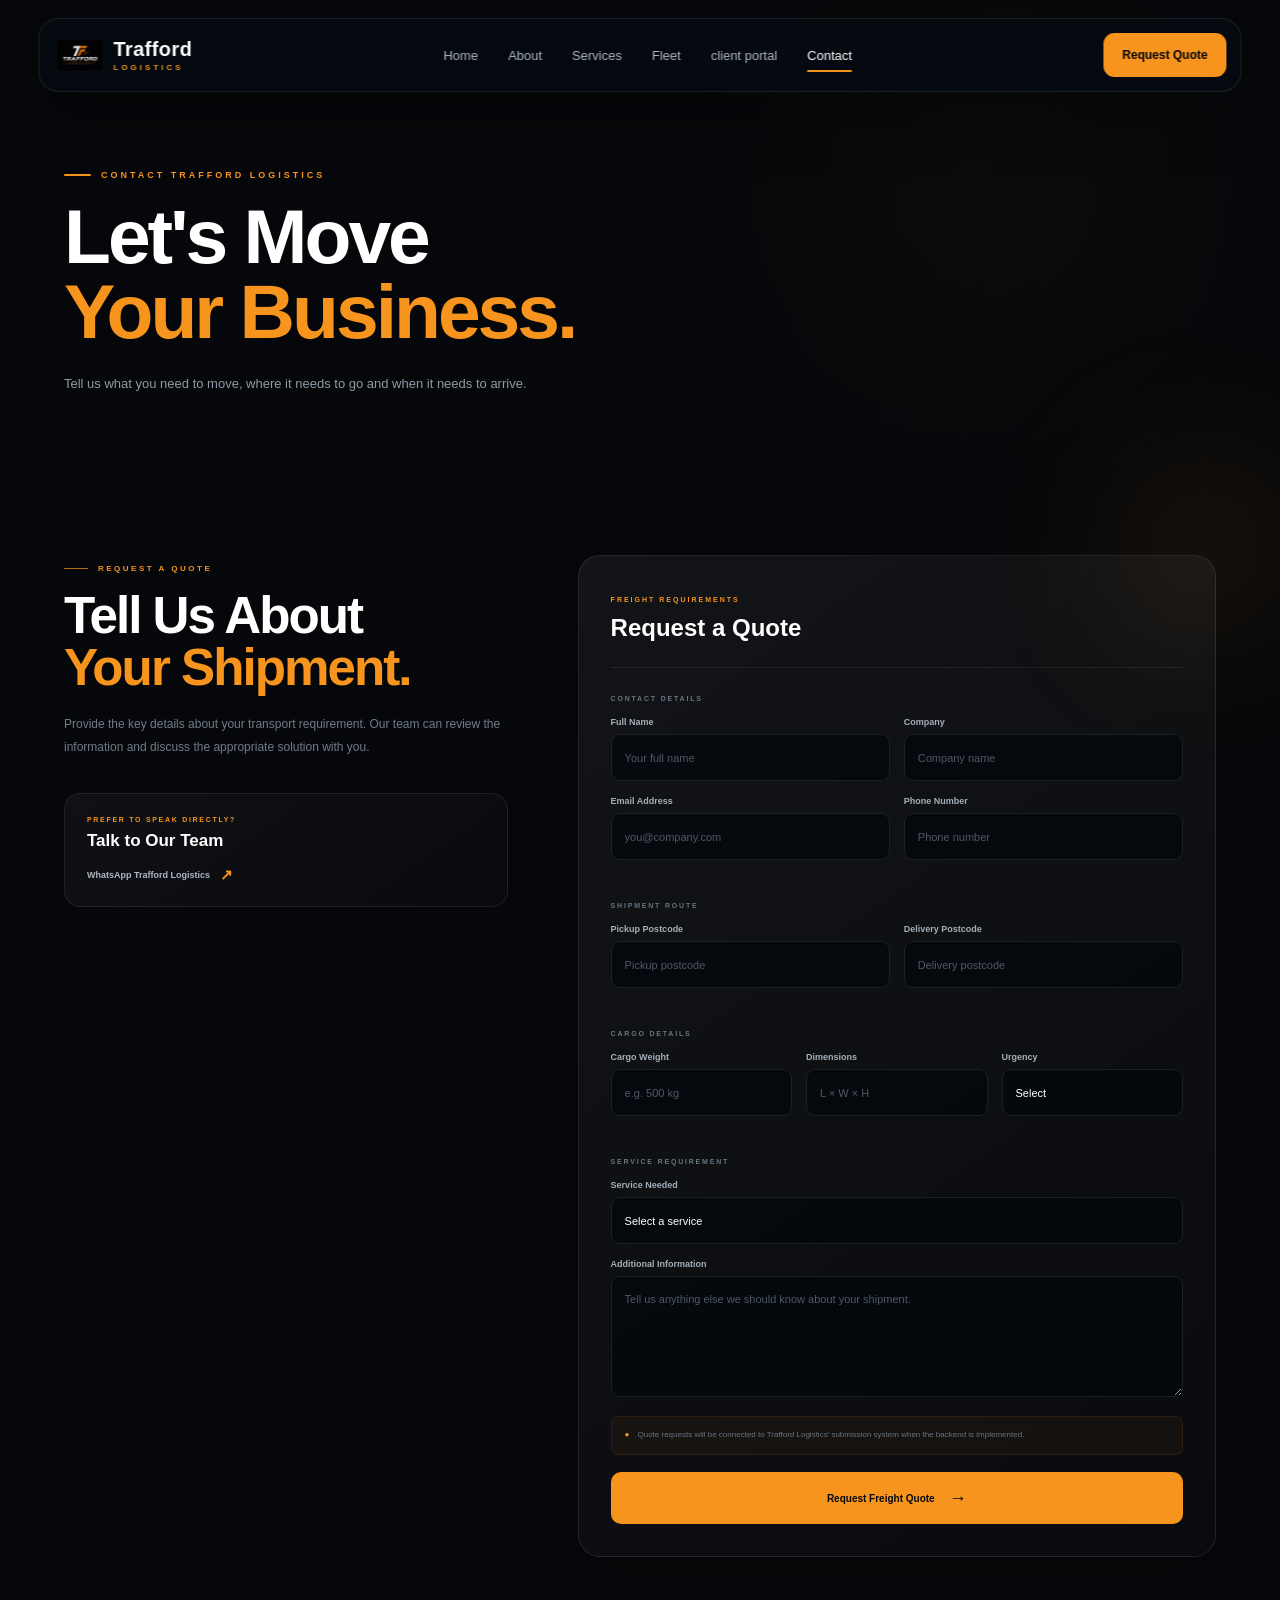
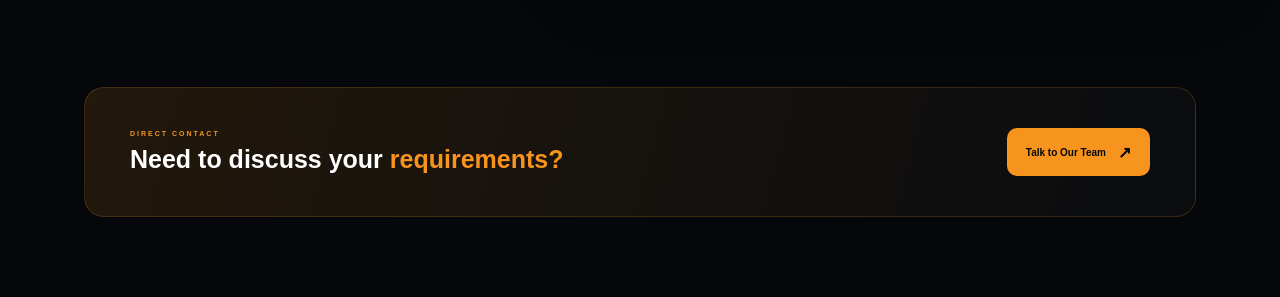
<file: contact.html>
<!DOCTYPE html>
<html lang="en">

<head>

    <meta charset="UTF-8">

    <meta
        name="viewport"
        content="width=device-width, initial-scale=1.0"
    >

    <title>Trafford Logistics | Contact & Quote</title>

    <link
        rel="stylesheet"
        href="assets/css/contact.css"
    >
<link
    rel="stylesheet"
    href="assets/css/responsive.css"
>
</head>


<body>


    <!-- =========================================
         HEADER
    ========================================== -->

    <header class="site-header">

        <nav class="navbar">


            <a
                href="index.html"
                class="logo">

                <div class="logo-icon">

                    <img
                        src="assets/images/trafford-logo.png"
                        alt="Trafford Logistics"
                    >

                </div>

                <div class="logo-text">

                    <span>
                        Trafford
                    </span>

                    <small>
                        LOGISTICS
                    </small>

                </div>

            </a>


            <ul class="nav-links">

                <li>
                    <a href="index.html">
                        Home
                    </a>
                </li>

                <li>
                    <a href="about.html">
                        About
                    </a>
                </li>

                <li>
                    <a href="service.html">
                        Services
                    </a>
                </li>

                <li>
                    <a href="fleet.html">
                        Fleet
                    </a>
                </li>

                <li>
                    <a href="client-portal.html">
                    client portal
                    </a>
                </li>

                <li>
                    <a
                        href="contact.html"
                        class="active">

                        Contact

                    </a>
                </li>

            </ul>


            <div class="nav-actions">

                <a
                    href="contact.html"
                    class="quote-btn">

                    Request Quote

                </a>

            </div>
<button
    class="menu-toggle"
    id="menuToggle"
    type="button"
    aria-label="Open navigation"
    aria-expanded="false">

    <span class="bar"></span>
    <span class="bar"></span>
    <span class="bar"></span>

</button>

        </nav>

    </header>



    <!-- =========================================
         MAIN
    ========================================== -->

    <main>


        <!-- =====================================
             CONTACT HERO
        ====================================== -->

        <section class="contact-hero">


            <div class="contact-hero-overlay"></div>


            <div class="contact-hero-content">

                <span class="contact-tag">
                    CONTACT TRAFFORD LOGISTICS
                </span>


                <h1>

                    Let's Move
                    <span>Your Business.</span>

                </h1>


                <p>

                    Tell us what you need to move,
                    where it needs to go and when
                    it needs to arrive.

                </p>

            </div>


        </section>



        <!-- =====================================
             QUOTE SECTION
        ====================================== -->

        <section class="quote-section">


            <div class="quote-intro">

                <span class="section-tag">
                    REQUEST A QUOTE
                </span>


                <h2>
                    Tell Us About
                    <span>Your Shipment.</span>
                </h2>


                <p>
                    Provide the key details about your
                    transport requirement. Our team can
                    review the information and discuss
                    the appropriate solution with you.
                </p>


                <div class="quote-contact-card">

                    <span>
                        PREFER TO SPEAK DIRECTLY?
                    </span>

                    <h3>
                        Talk to Our Team
                    </h3>

                    <a
                        href="https://wa.me/447346741504?text=Hello%20Trafford%20Logistics%2C%20I%20would%20like%20to%20discuss%20a%20freight%20requirement."
                        target="_blank"
                        rel="noopener noreferrer">

                        WhatsApp Trafford Logistics

                        <strong>
                            ↗
                        </strong>

                    </a>

                </div>

            </div>



            <!-- =================================
                 QUOTE FORM
            ================================== -->

            <div class="quote-form-wrapper">


                <form
                    class="quote-form"
                    id="quoteForm">


                    <div class="form-heading">

                        <span>
                            FREIGHT REQUIREMENTS
                        </span>

                        <h3>
                            Request a Quote
                        </h3>

                    </div>



                    <!-- CONTACT DETAILS -->

                    <div class="form-group-title">
                        CONTACT DETAILS
                    </div>


                    <div class="form-row">


                        <div class="form-field">

                            <label for="fullName">
                                Full Name
                            </label>

                            <input
                                type="text"
                                id="fullName"
                                name="fullName"
                                placeholder="Your full name"
                            >

                        </div>


                        <div class="form-field">

                            <label for="company">
                                Company
                            </label>

                            <input
                                type="text"
                                id="company"
                                name="company"
                                placeholder="Company name"
                            >

                        </div>


                    </div>



                    <div class="form-row">


                        <div class="form-field">

                            <label for="email">
                                Email Address
                            </label>

                            <input
                                type="email"
                                id="email"
                                name="email"
                                placeholder="you@company.com"
                            >

                        </div>


                        <div class="form-field">

                            <label for="phone">
                                Phone Number
                            </label>

                            <input
                                type="tel"
                                id="phone"
                                name="phone"
                                placeholder="Phone number"
                            >

                        </div>


                    </div>



                    <!-- ROUTE -->

                    <div class="form-group-title">
                        SHIPMENT ROUTE
                    </div>


                    <div class="form-row">


                        <div class="form-field">

                            <label for="pickup">
                                Pickup Postcode
                            </label>

                            <input
                                type="text"
                                id="pickup"
                                name="pickup"
                                placeholder="Pickup postcode"
                            >

                        </div>


                        <div class="form-field">

                            <label for="delivery">
                                Delivery Postcode
                            </label>

                            <input
                                type="text"
                                id="delivery"
                                name="delivery"
                                placeholder="Delivery postcode"
                            >

                        </div>


                    </div>



                    <!-- CARGO -->

                    <div class="form-group-title">
                        CARGO DETAILS
                    </div>


                    <div class="form-row three">


                        <div class="form-field">

                            <label for="weight">
                                Cargo Weight
                            </label>

                            <input
                                type="text"
                                id="weight"
                                name="weight"
                                placeholder="e.g. 500 kg"
                            >

                        </div>


                        <div class="form-field">

                            <label for="dimensions">
                                Dimensions
                            </label>

                            <input
                                type="text"
                                id="dimensions"
                                name="dimensions"
                                placeholder="L × W × H"
                            >

                        </div>


                        <div class="form-field">

                            <label for="urgency">
                                Urgency
                            </label>

                            <select
                                id="urgency"
                                name="urgency">

                                <option value="">
                                    Select
                                </option>

                                <option value="standard">
                                    Standard
                                </option>

                                <option value="priority">
                                    Priority
                                </option>

                                <option value="time-critical">
                                    Time Critical
                                </option>

                            </select>

                        </div>


                    </div>



                    <!-- SERVICE -->

                    <div class="form-group-title">
                        SERVICE REQUIREMENT
                    </div>


                    <div class="form-field">

                        <label for="service">
                            Service Needed
                        </label>

                        <select
                            id="service"
                            name="service">

                            <option value="">
                                Select a service
                            </option>

                            <option value="road-haulage">
                                Road Haulage
                            </option>

                            <option value="warehousing">
                                Warehousing & Storage
                            </option>

                            <option value="pallet-distribution">
                                Pallet Network Distribution
                            </option>

                            <option value="freight-forwarding">
                                Freight Forwarding
                            </option>

                            <option value="other">
                                Other
                            </option>

                        </select>

                    </div>



                    <div class="form-field">

                        <label for="message">
                            Additional Information
                        </label>

                        <textarea
                            id="message"
                            name="message"
                            rows="5"
                            placeholder="Tell us anything else we should know about your shipment."
                        ></textarea>

                    </div>



                    <!-- FRONT-END NOTICE -->

                    <div class="form-notice">

                        <span>
                            ●
                        </span>

                        Quote requests will be connected
                        to Trafford Logistics' submission
                        system when the backend is implemented.

                    </div>



                    <button
                        type="button"
                        class="quote-submit">

                        Request Freight Quote

                        <span>
                            →
                        </span>

                    </button>


                </form>

            </div>


        </section>



        <!-- =====================================
             FINAL CONTACT CTA
        ====================================== -->

        <section class="contact-final">

            <div class="contact-final-inner">

                <div>

                    <span>
                        DIRECT CONTACT
                    </span>

                    <h2>
                        Need to discuss your
                        <strong>requirements?</strong>
                    </h2>

                </div>


                <a
                    href="https://wa.me/447346741504?text=Hello%20Trafford%20Logistics%2C%20I%20would%20like%20to%20discuss%20my%20logistics%20requirements."
                    target="_blank"
                    rel="noopener noreferrer"
                    class="contact-whatsapp">

                    Talk to Our Team

                    <span>
                        ↗
                    </span>

                </a>

            </div>

        </section>


    </main>

<script src="assets/js/script.js"></script>
</body>

</html>
</file>
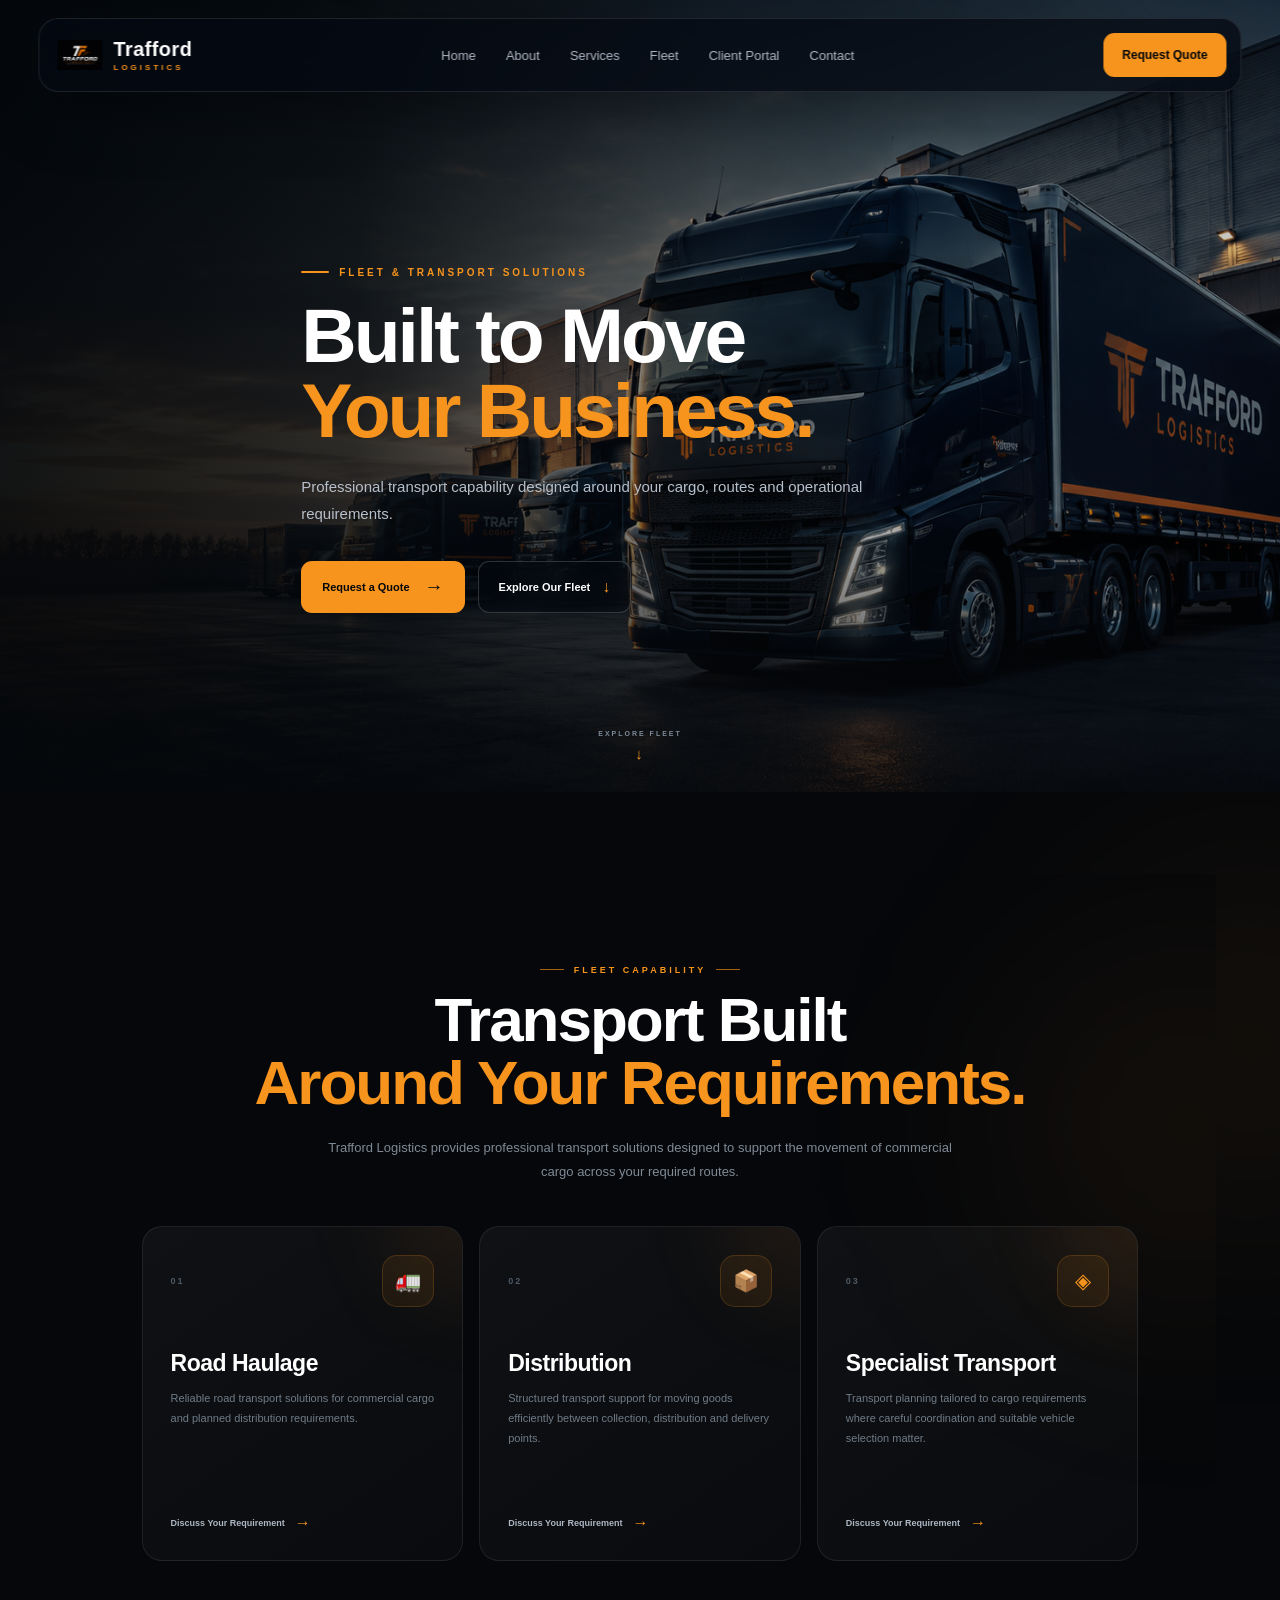
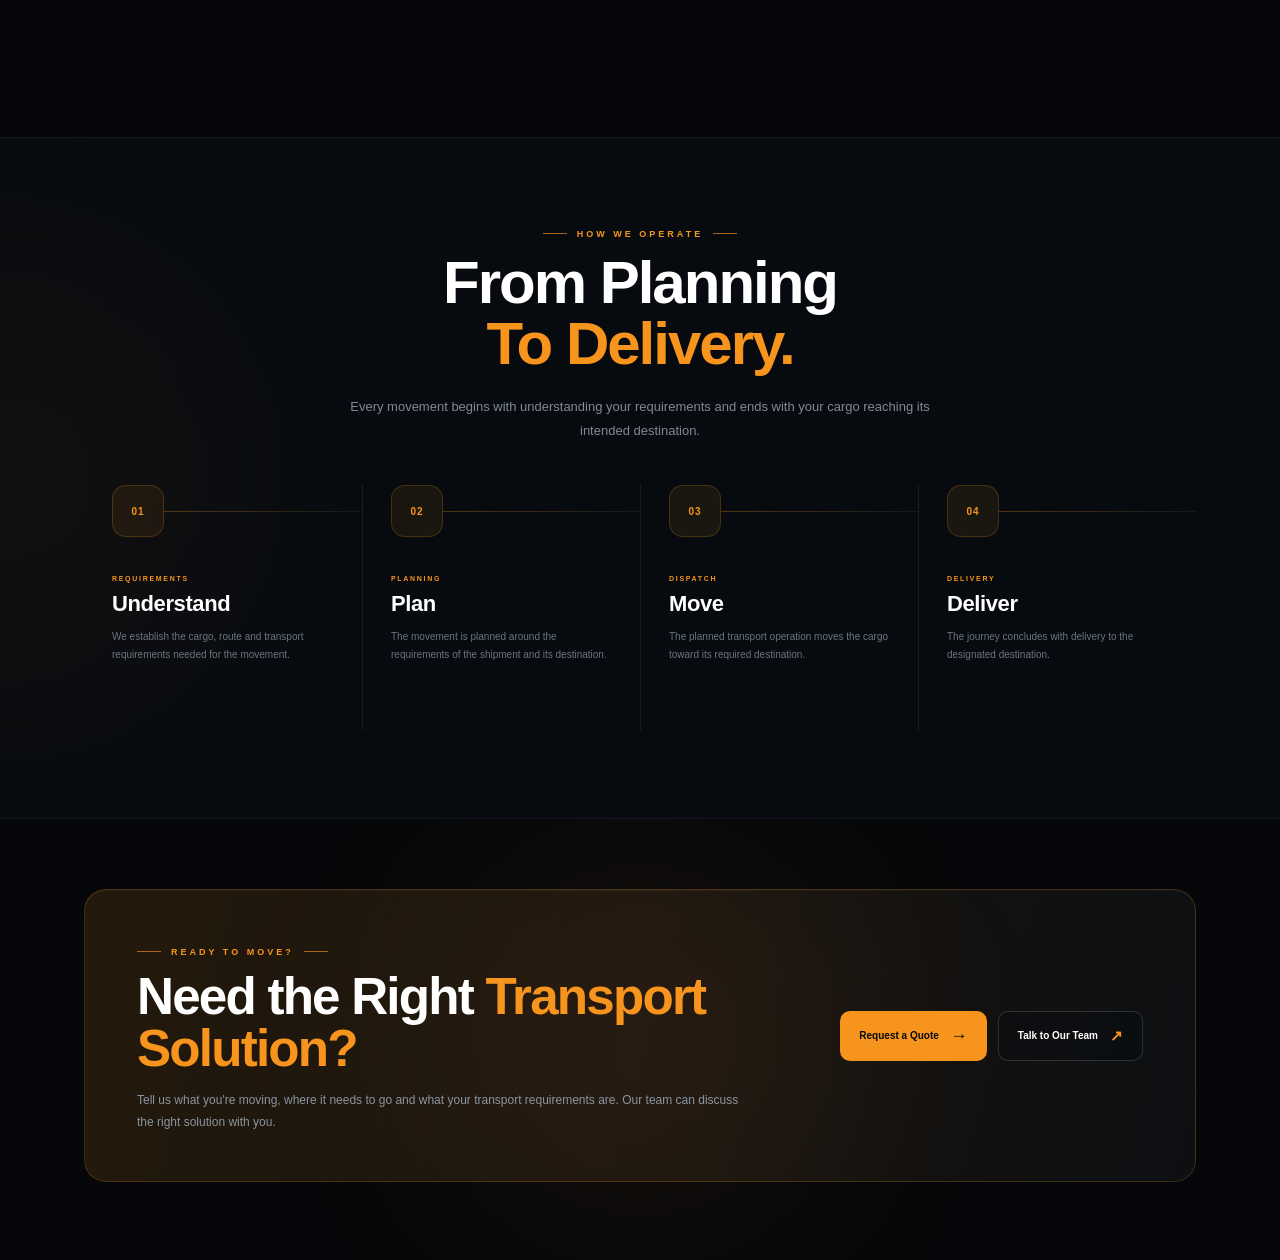
<file: fleet.html>
<!DOCTYPE html>
<html lang="en">

<head>

    <meta charset="UTF-8">

    <meta
        name="viewport"
        content="width=device-width, initial-scale=1.0"
    >

    <title>Trafford Logistics | Fleet</title>

    <link
        rel="stylesheet"
        href="assets/css/fleet.css"
    >
<link
    rel="stylesheet"
    href="assets/css/responsive.css"
>
</head>


<body>


    <!-- =========================================
         FLEET HEADER
    ========================================== -->

    <header class="site-header">

        <nav class="navbar">

            <a
                href="index.html"
                class="logo">

                <div class="logo-icon">

                    <img
                        src="assets/images/trafford-logo.png"
                        alt="Trafford Logistics"
                    >

                </div>

                <div class="logo-text">

                    <span>
                        Trafford
                    </span>

                    <small>
                        LOGISTICS
                    </small>

                </div>

            </a>


            <ul class="nav-links">

                <li>
                    <a href="index.html">
                        Home
                    </a>
                </li>

                <li>
                    <a href="about.html">
                        About
                    </a>
                </li>

                <li>
                    <a href="service.html">
                        Services
                    </a>
                </li>

                <li>
                    <a href="fleet.html">Fleet</a>
                </li>

                <li>
    <a href="client-portal.html">Client Portal</a>
</li>

               <li>
        <a href="contact.html">
            Contact
        </a>
    </li>

            </ul>


            <div class="nav-actions">

                <a
                    href="contact.html"
                    class="quote-btn">

                    Request Quote

                </a>

            </div>
<button
    class="menu-toggle"
    id="menuToggle"
    type="button"
    aria-label="Open navigation"
    aria-expanded="false">

    <span class="bar"></span>
    <span class="bar"></span>
    <span class="bar"></span>

</button>
        </nav>

    </header>



    <!-- =========================================
         FLEET HERO
    ========================================== -->

    <main>


        <section class="fleet-hero">


            <div class="fleet-hero-image"></div>


            <div class="fleet-hero-overlay"></div>


            <div class="fleet-hero-content">

                <span class="fleet-hero-tag">
                    FLEET & TRANSPORT SOLUTIONS
                </span>


                <h1>

                    Built to Move
                    <span>Your Business.</span>

                </h1>


                <p>

                    Professional transport capability
                    designed around your cargo,
                    routes and operational requirements.

                </p>


                <div class="fleet-hero-buttons">

                    <a
                        href="contact.html"
                        class="fleet-primary-btn">

                        Request a Quote

                        <span>
                            →
                        </span>

                    </a>


                    <a
                        href="#fleet-overview"
                        class="fleet-secondary-btn">

                        Explore Our Fleet

                        <span>
                            ↓
                        </span>

                    </a>

                </div>

            </div>


            <a
                href="#fleet-overview"
                class="fleet-scroll">

                <span>
                    EXPLORE FLEET
                </span>

                <i>
                    ↓
                </i>

            </a>


        </section>



        <!-- =========================================
             FLEET OVERVIEW
        ========================================== -->

        <section
            id="fleet-overview"
            class="fleet-overview">

            <!-- NEXT SECTION WILL GO HERE -->
<section
    id="fleet-overview"
    class="fleet-overview">


    <div class="fleet-overview-header">

        <span class="section-tag">
            FLEET CAPABILITY
        </span>


        <h2>
            Transport Built
            <span>Around Your Requirements.</span>
        </h2>


        <p>
            Trafford Logistics provides professional
            transport solutions designed to support
            the movement of commercial cargo across
            your required routes.
        </p>

    </div>



    <div class="fleet-capability-grid">


        <!-- ROAD HAULAGE -->

        <article class="fleet-capability-card">

            <div class="capability-top">

                <span class="capability-number">
                    01
                </span>

                <span class="capability-icon">
                    🚛
                </span>

            </div>


            <h3>
                Road Haulage
            </h3>


            <p>
                Reliable road transport solutions for
                commercial cargo and planned distribution
                requirements.
            </p>


            <a
                href="contact.html"
                class="capability-link">

                Discuss Your Requirement

                <span>
                    →
                </span>

            </a>

        </article>



        <!-- DISTRIBUTION -->

        <article class="fleet-capability-card">

            <div class="capability-top">

                <span class="capability-number">
                    02
                </span>

                <span class="capability-icon">
                    📦
                </span>

            </div>


            <h3>
                Distribution
            </h3>


            <p>
                Structured transport support for moving
                goods efficiently between collection,
                distribution and delivery points.
            </p>


            <a
                href="contact.html"
                class="capability-link">

                Discuss Your Requirement

                <span>
                    →
                </span>

            </a>

        </article>



        <!-- SPECIALIST TRANSPORT -->

        <article class="fleet-capability-card">

            <div class="capability-top">

                <span class="capability-number">
                    03
                </span>

                <span class="capability-icon">
                    ◈
                </span>

            </div>


            <h3>
                Specialist Transport
            </h3>


            <p>
                Transport planning tailored to cargo
                requirements where careful coordination
                and suitable vehicle selection matter.
            </p>


            <a
                href="contact.html"
                class="capability-link">

                Discuss Your Requirement

                <span>
                    →
                </span>

            </a>

        </article>


    </div>


</section>
        </section>
<!-- =========================================
     FLEET OPERATIONS
========================================== -->

<section class="fleet-operations">


    <div class="fleet-operations-header">

        <span class="section-tag">
            HOW WE OPERATE
        </span>

        <h2>
            From Planning
            <span>To Delivery.</span>
        </h2>

        <p>
            Every movement begins with understanding your
            requirements and ends with your cargo reaching
            its intended destination.
        </p>

    </div>


    <div class="fleet-process">


        <!-- STEP 01 -->

        <article class="fleet-process-step">

            <div class="process-number">
                01
            </div>

            <div class="process-line"></div>

            <div class="process-content">

                <span class="process-label">
                    REQUIREMENTS
                </span>

                <h3>
                    Understand
                </h3>

                <p>
                    We establish the cargo, route and
                    transport requirements needed for
                    the movement.
                </p>

            </div>

        </article>


        <!-- STEP 02 -->

        <article class="fleet-process-step">

            <div class="process-number">
                02
            </div>

            <div class="process-line"></div>

            <div class="process-content">

                <span class="process-label">
                    PLANNING
                </span>

                <h3>
                    Plan
                </h3>

                <p>
                    The movement is planned around the
                    requirements of the shipment and
                    its destination.
                </p>

            </div>

        </article>


        <!-- STEP 03 -->

        <article class="fleet-process-step">

            <div class="process-number">
                03
            </div>

            <div class="process-line"></div>

            <div class="process-content">

                <span class="process-label">
                    DISPATCH
                </span>

                <h3>
                    Move
                </h3>

                <p>
                    The planned transport operation moves
                    the cargo toward its required destination.
                </p>

            </div>

        </article>


        <!-- STEP 04 -->

        <article class="fleet-process-step">

            <div class="process-number">
                04
            </div>

            <div class="process-line"></div>

            <div class="process-content">

                <span class="process-label">
                    DELIVERY
                </span>

                <h3>
                    Deliver
                </h3>

                <p>
                    The journey concludes with delivery
                    to the designated destination.
                </p>

            </div>

        </article>


    </div>


</section>
<!-- =========================================
     FLEET FINAL CTA
========================================== -->

<section class="fleet-final-cta">

    <div class="fleet-final-cta-inner">

        <div class="fleet-final-cta-content">

            <span class="section-tag">
                READY TO MOVE?
            </span>

            <h2>
                Need the Right
                <span>Transport Solution?</span>
            </h2>

            <p>
                Tell us what you're moving, where it needs
                to go and what your transport requirements are.
                Our team can discuss the right solution with you.
            </p>

        </div>


        <div class="fleet-final-cta-actions">

            <a
                href="contact.html"
                class="fleet-final-primary">

                Request a Quote

                <span>→</span>

            </a>


            <a
                href="https://wa.me/447346741504?text=Hello%20Trafford%20Logistics%2C%20I%20would%20like%20to%20discuss%20my%20transport%20requirements."
                target="_blank"
                rel="noopener noreferrer"
                class="fleet-final-secondary">

                Talk to Our Team

                <span>↗</span>

            </a>

        </div>

    </div>

</section>
    </main>

<script src="assets/js/script.js"></script>
</body>

</html>
</file>
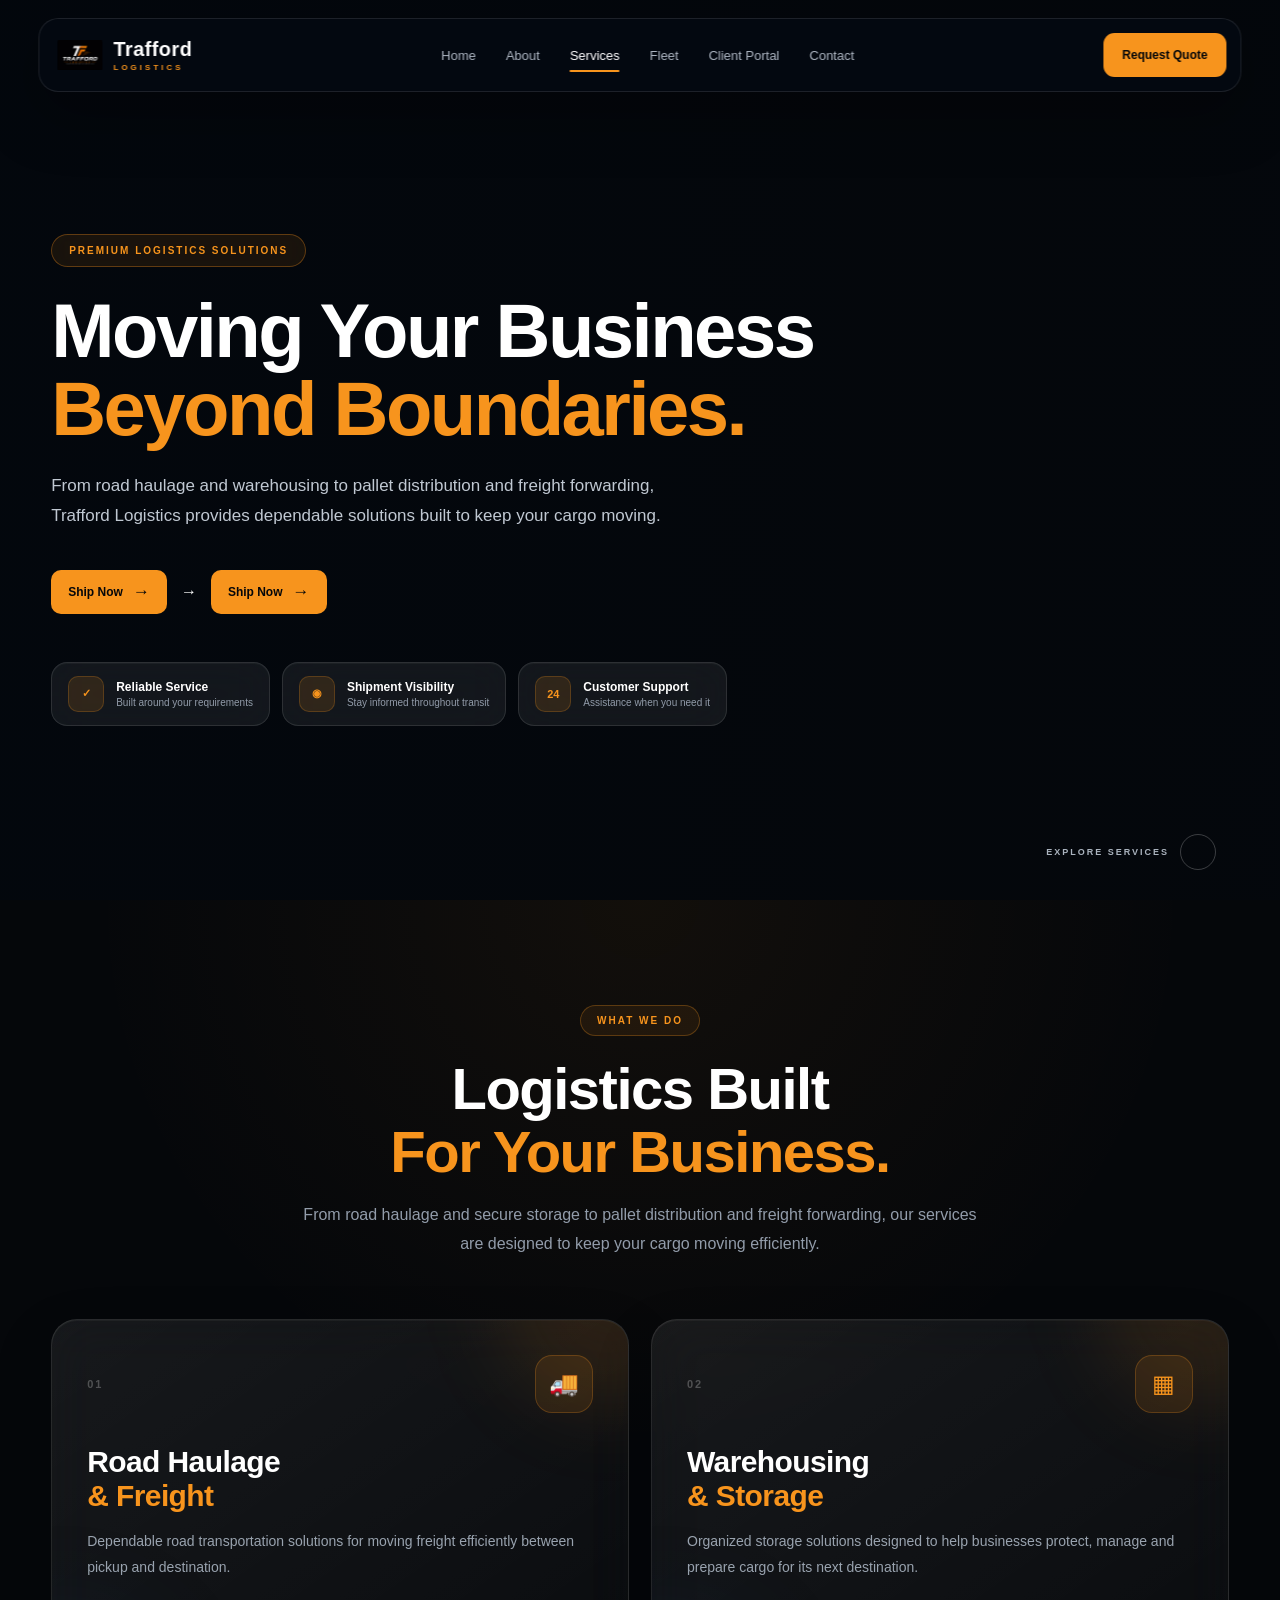
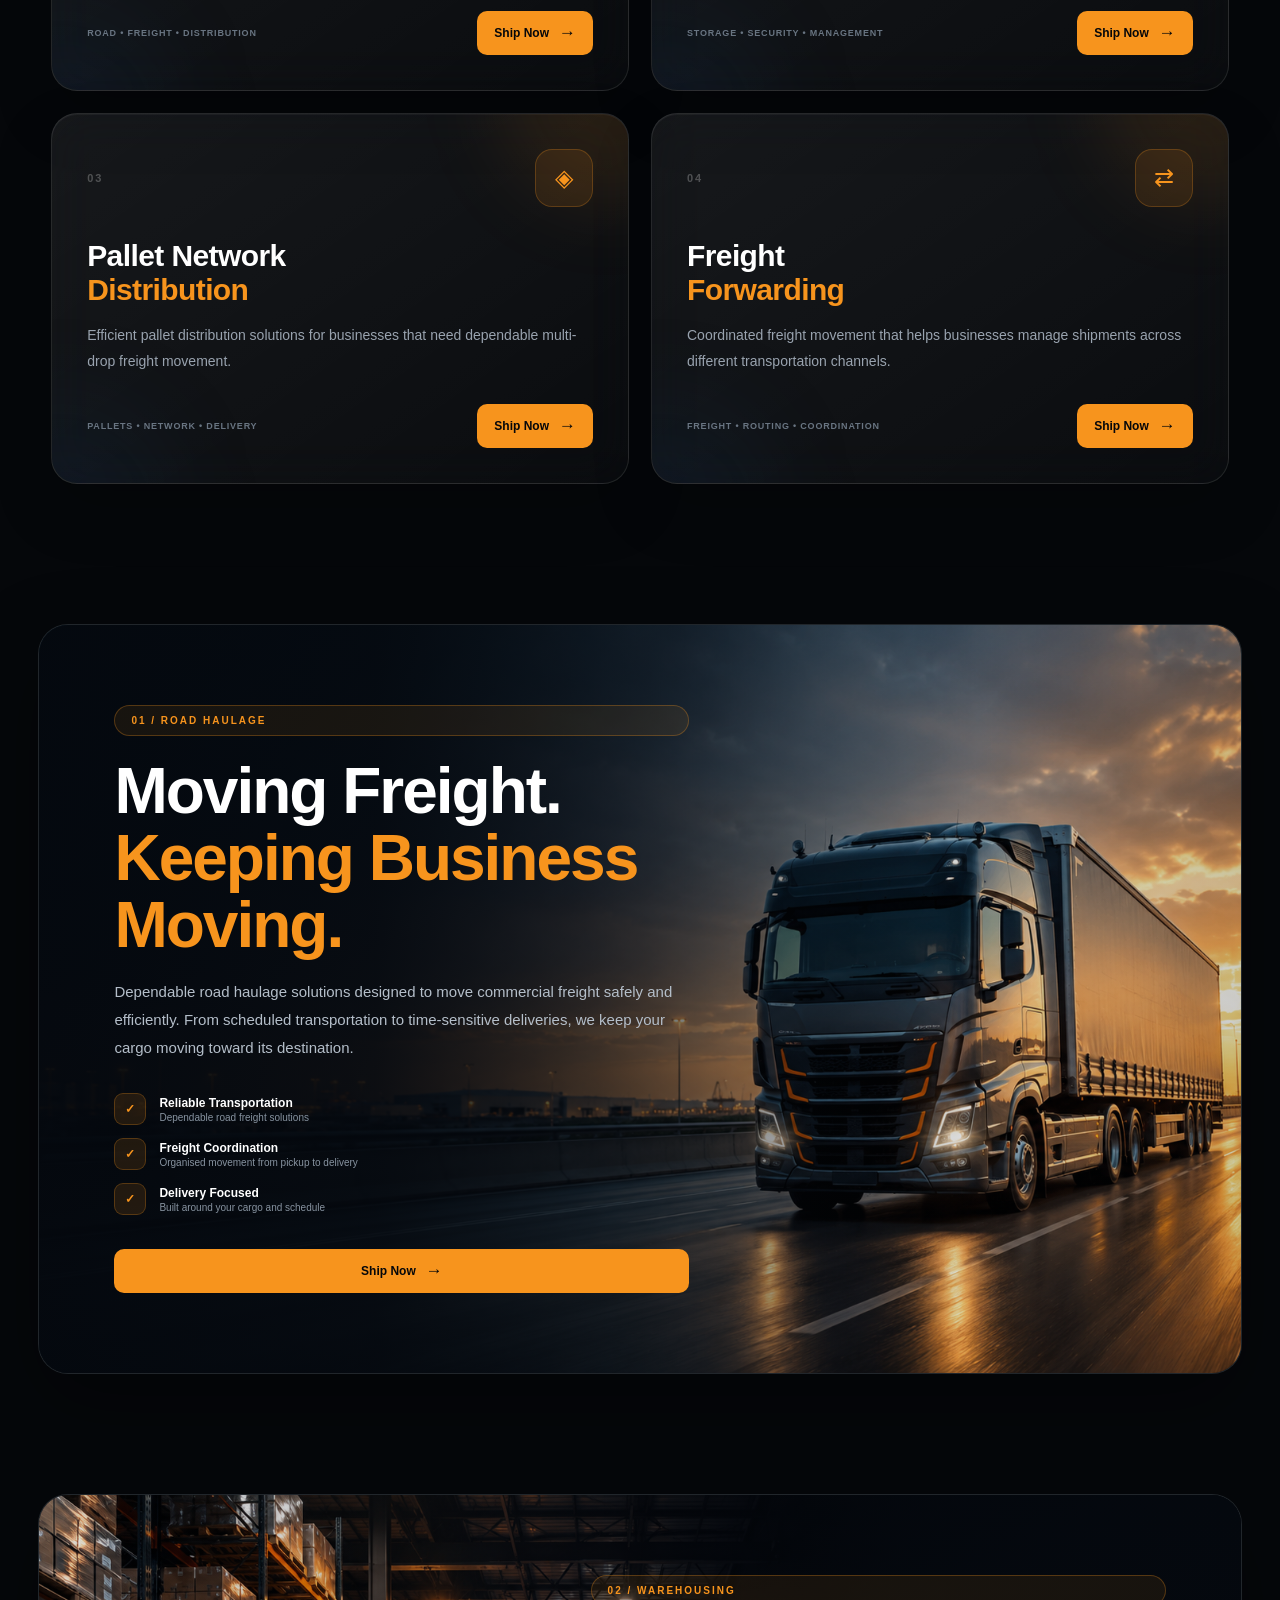
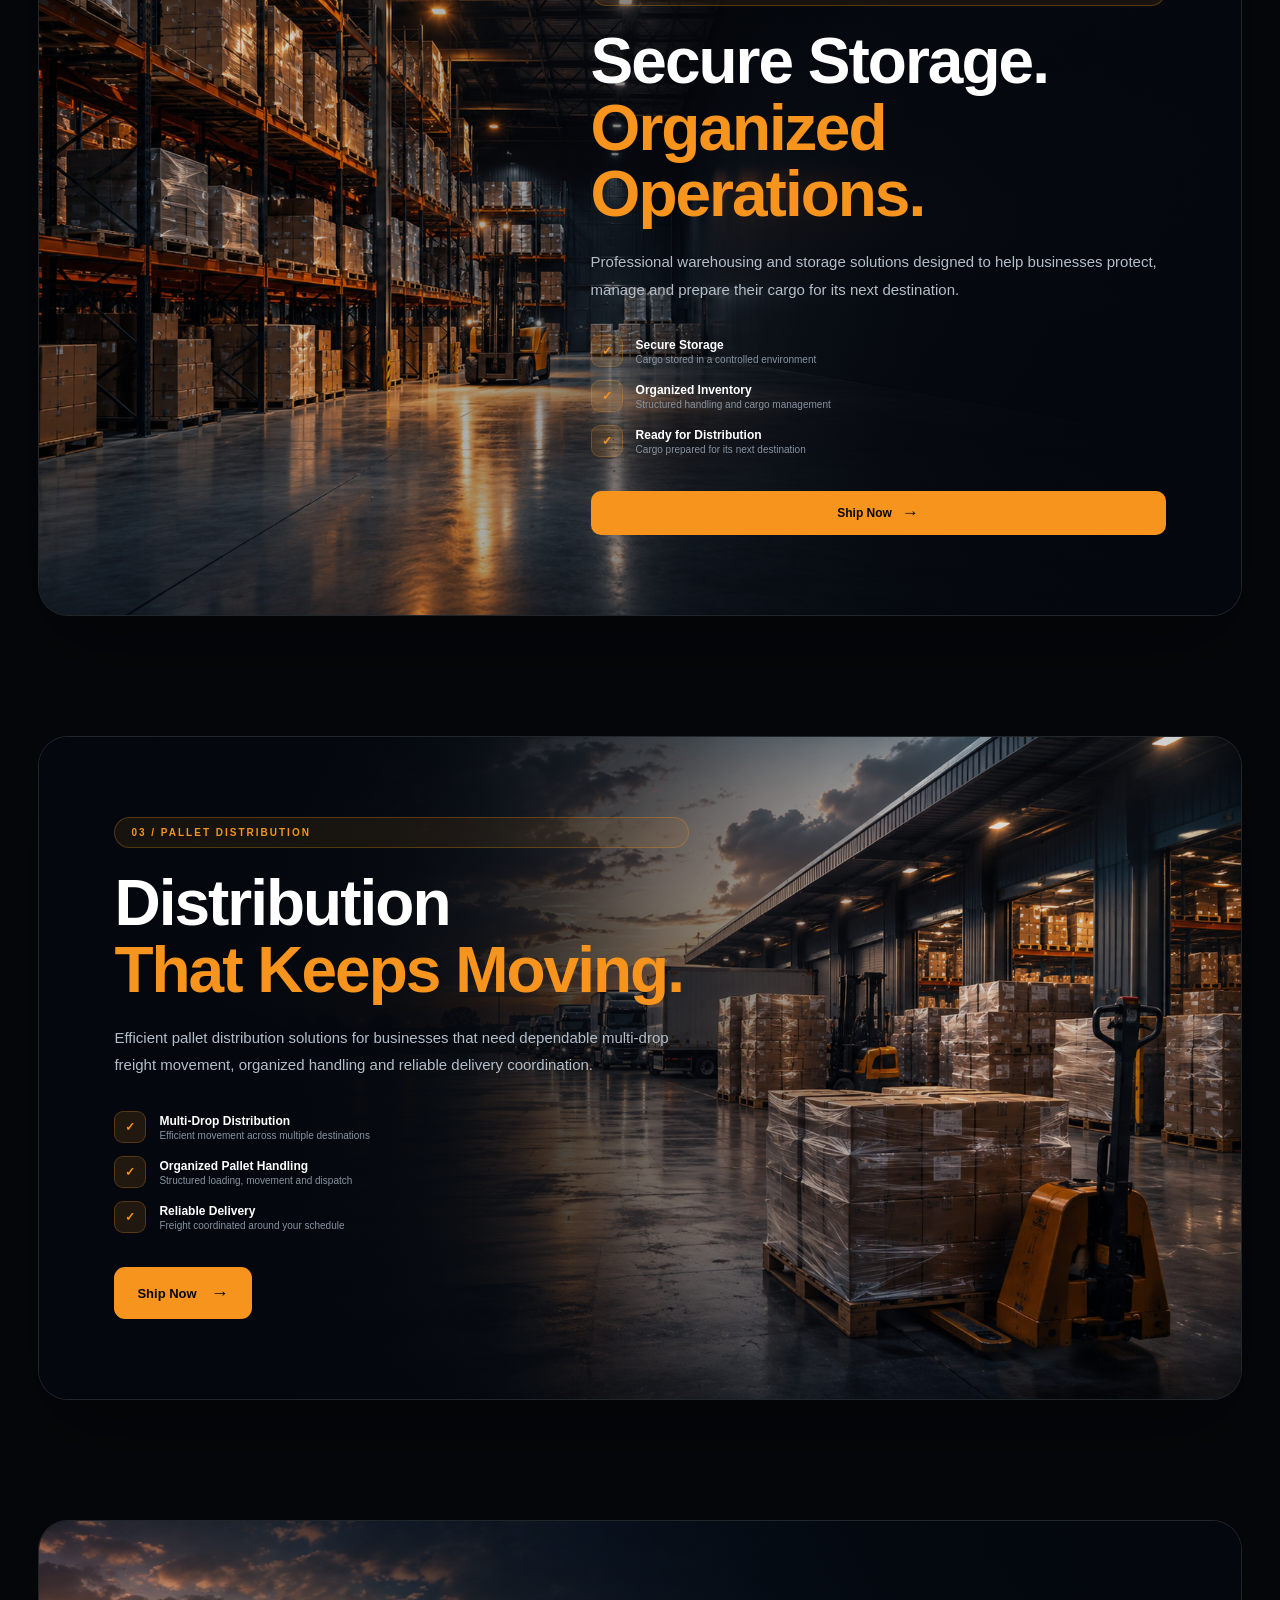
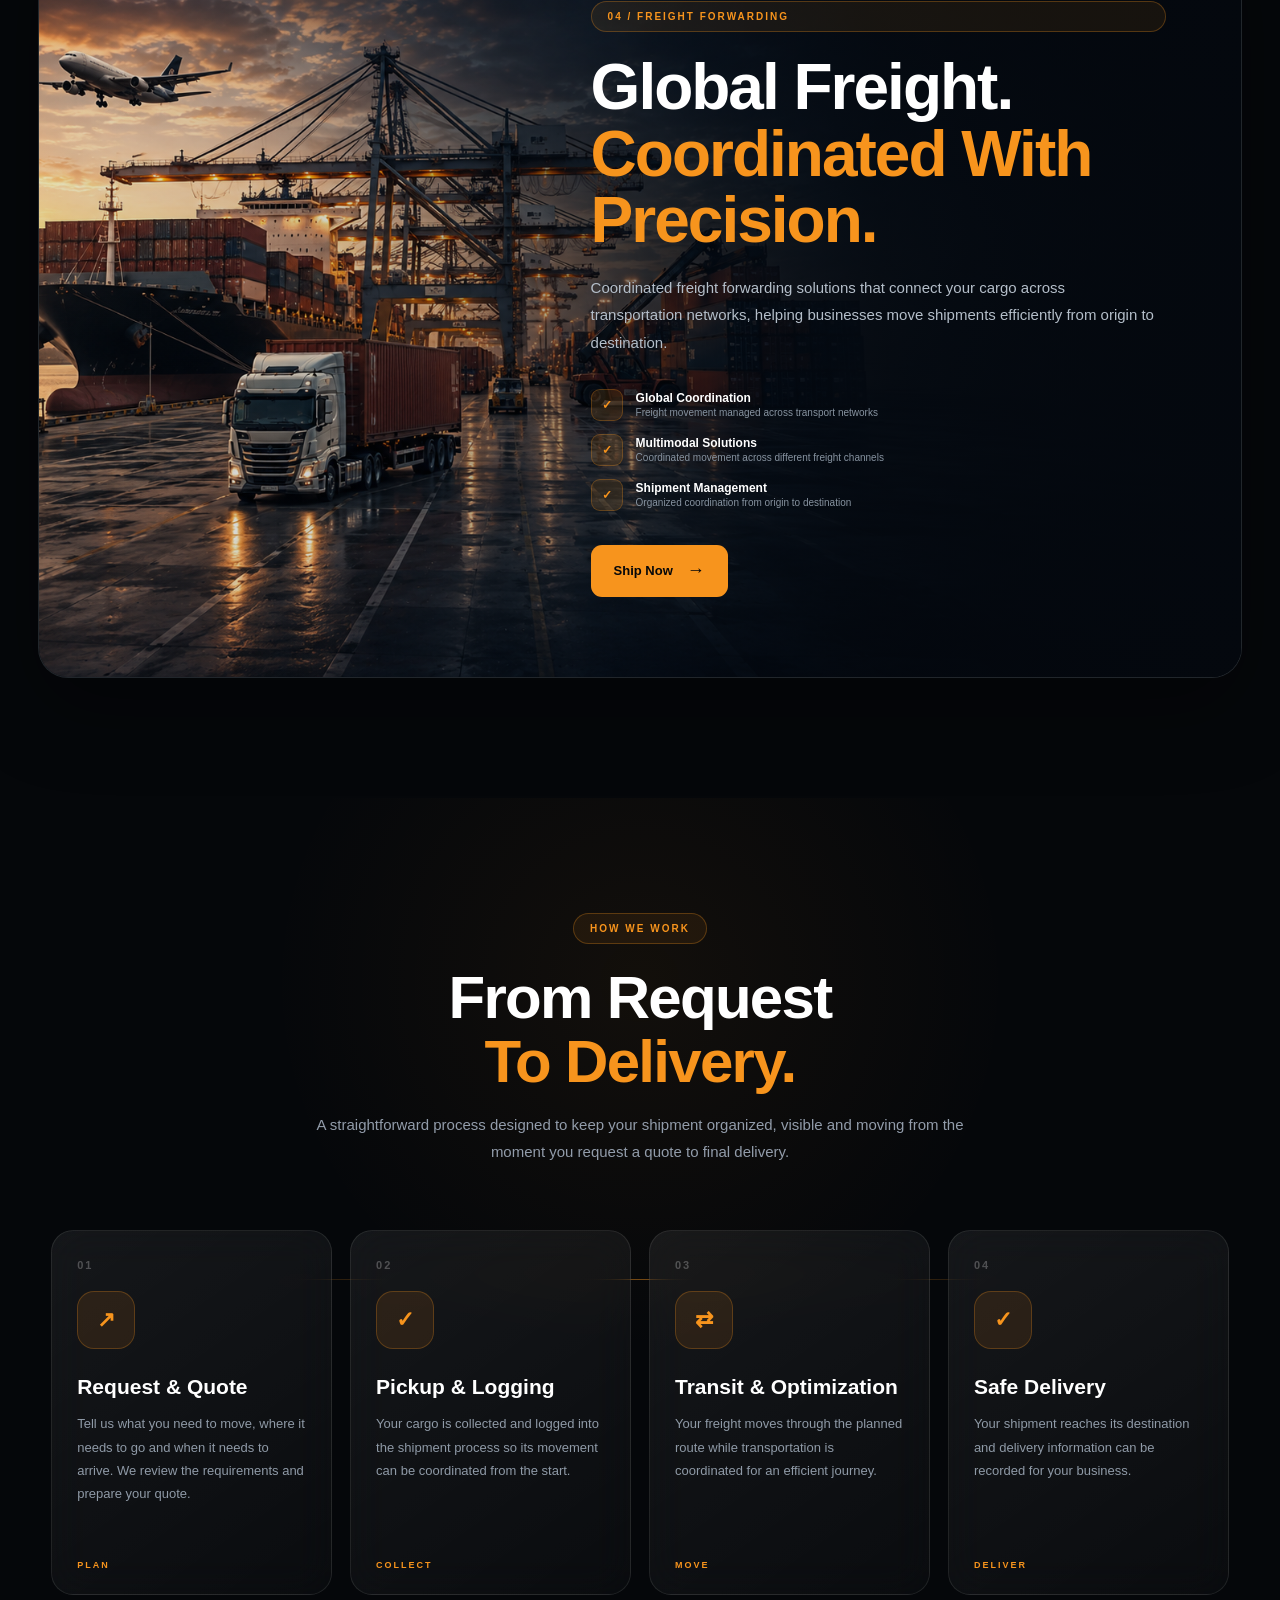
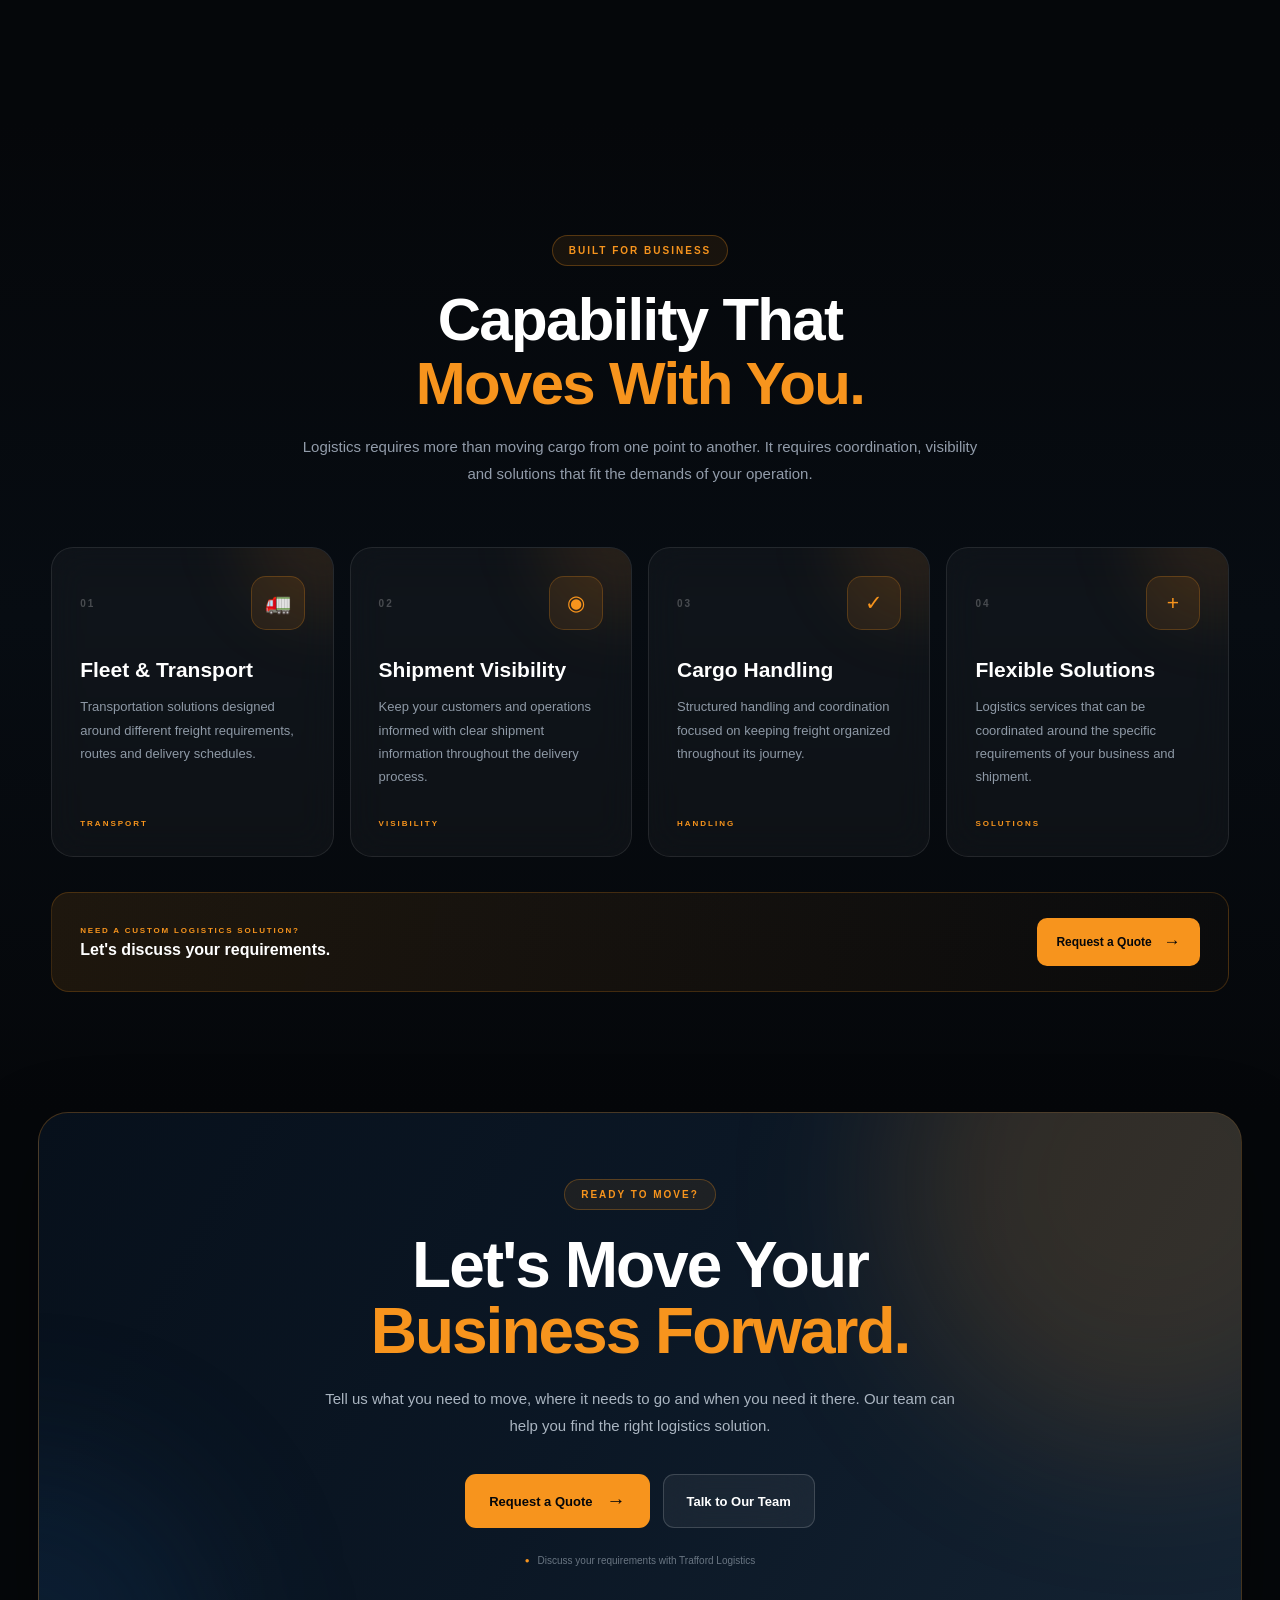
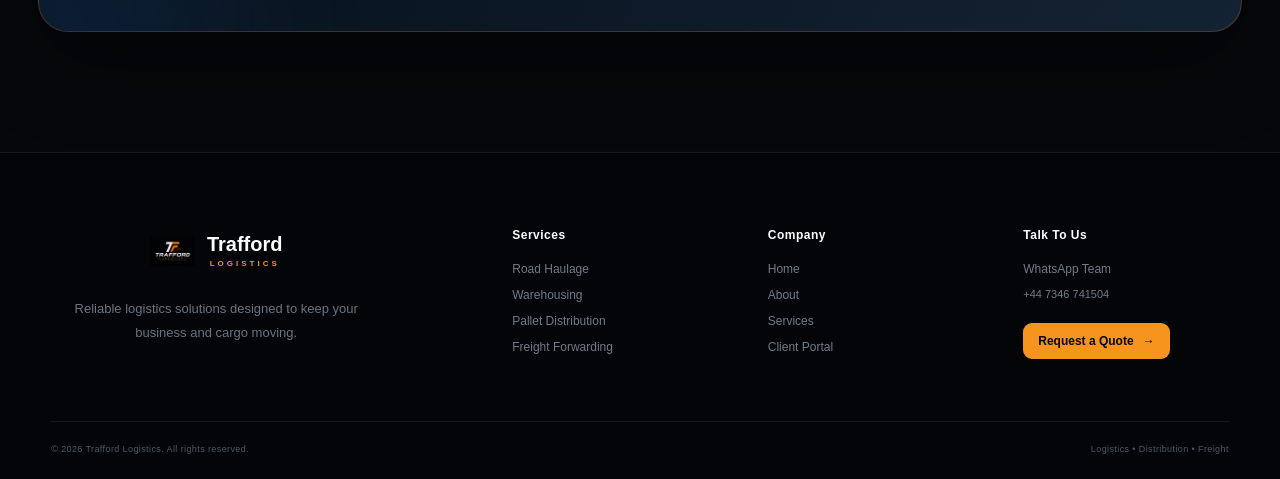
<file: service.html>
<!DOCTYPE html>
<html lang="en">

<head>

    <meta charset="UTF-8">

    <meta
        name="viewport"
        content="width=device-width, initial-scale=1.0"
    >

    <title>Trafford Logistics | Services</title>

    <!-- Trafford Services CSS -->
    <link
        rel="stylesheet"
        href="assets/css/service.css"
    >
<link
    rel="stylesheet"
    href="assets/css/responsive.css"
>
</head>


<body>


    <!-- =========================================
         HEADER
    ========================================== -->

    <header class="site-header">

        <nav class="navbar">


            <!-- LOGO -->

            <a href="index.html" class="logo">

                <div class="logo-icon">

                    <img
                        src="assets/images/trafford-logo.png"
                        alt="Trafford Logistics"
                    >

                </div>

                <div class="logo-text">

                    <span>Trafford</span>

                    <small>LOGISTICS</small>

                </div>

            </a>


            <!-- NAVIGATION -->

            <ul class="nav-links">

                <li>
                    <a href="index.html">
                        Home
                    </a>
                </li>

                <li>
                    <a href="about.html">
                        About
                    </a>
                </li>

                <li>
                    <a
                        href="service.html"
                        class="active"
                    >
                        Services
                    </a>
                </li>

                <li>
                    <a href="fleet.html">Fleet</a>
                </li>

                <li>
    <a href="client-portal.html">Client Portal</a>
</li>

                 <li>
        <a href="contact.html">
            Contact
        </a>
    </li>

            </ul>


            <!-- REQUEST QUOTE -->

            <div class="nav-actions">

                <a
                    href="contact.html"
                    class="quote-btn"
                >
                    Request Quote
                </a>

            </div>

<button
    class="menu-toggle"
    id="menuToggle"
    type="button"
    aria-label="Open navigation"
    aria-expanded="false">

    <span class="bar"></span>
    <span class="bar"></span>
    <span class="bar"></span>

</button>
        </nav>

    </header>



    <!-- =========================================
         MAIN CONTENT
         
         SERVICES SECTIONS WILL BE BUILT HERE
    ========================================== -->

    <main>
<!-- =========================================
     SERVICES HERO
========================================= -->

<section class="services-hero">


    <!-- VIDEO BACKGROUND -->

    <video
        class="services-hero-video"
        autoplay
        muted
        loop
        playsinline>

        <source
            src="assets/Video/1000106468.mp4"
            type="video/mp4">

    </video>


    <!-- DARK OVERLAY -->

    <div class="services-hero-overlay"></div>


    <!-- HERO CONTENT -->

    <div class="services-hero-content">

        <span class="services-hero-tag">
            PREMIUM LOGISTICS SOLUTIONS
        </span>


        <h1>

            Moving Your Business

            <span>Beyond Boundaries.</span>

        </h1>


        <p>

            From road haulage and warehousing to pallet
            distribution and freight forwarding, Trafford
            Logistics provides dependable solutions built
            to keep your cargo moving.

        </p>


        <!-- HERO ACTIONS -->

        <div class="services-hero-buttons">
   <a
    href="contact.html"
    class="service-ship-btn">

    Ship Now

    <span>→</span>

</a>

                <strong>
                    →
                </strong>

            </a>


          <a
    href="contact.html"
    class="service-ship-btn">

    Ship Now

    <span>→</span>

</a>

            </a>


        </div>


        <!-- TRUST INDICATORS -->

        <div class="services-trust">


            <div class="trust-card">

                <div class="trust-icon">
                    ✓
                </div>

                <div>

                    <strong>
                        Reliable Service
                    </strong>

                    <small>
                        Built around your requirements
                    </small>

                </div>

            </div>


            <div class="trust-card">

                <div class="trust-icon">
                    ◉
                </div>

                <div>

                    <strong>
                        Shipment Visibility
                    </strong>

                    <small>
                        Stay informed throughout transit
                    </small>

                </div>

            </div>


            <div class="trust-card">

                <div class="trust-icon">
                    24
                </div>

                <div>

                    <strong>
                        Customer Support
                    </strong>

                    <small>
                        Assistance when you need it
                    </small>

                </div>

            </div>


        </div>

    </div>


    <!-- SCROLL INDICATOR -->

    <a
        href="#services-list"
        class="services-scroll">

        <span>
            EXPLORE SERVICES
        </span>

        <i>
            
        </i>

    </a>


</section>
<!-- =========================================
     CORE SERVICES
========================================= -->

<section class="core-services" id="services-list">

    <div class="services-heading">

        <span class="section-tag">
            WHAT WE DO
        </span>

        <h2>
            Logistics Built
            <span>For Your Business.</span>
        </h2>

        <p>
            From road haulage and secure storage to pallet
            distribution and freight forwarding, our services
            are designed to keep your cargo moving efficiently.
        </p>

    </div>


    <div class="services-grid">


        <!-- SERVICE 01 -->

        <article class="service-card">

            <div class="service-card-top">

                <span class="service-number">
                    01
                </span>

                <div class="service-icon">
                    🚚
                </div>

            </div>


            <div class="service-card-content">

                <h3>
                    Road Haulage
                    <span>& Freight</span>
                </h3>

                <p>
                    Dependable road transportation solutions
                    for moving freight efficiently between
                    pickup and destination.
                </p>

            </div>


            <div class="service-card-bottom">

                <span>
                    ROAD • FREIGHT • DISTRIBUTION
                </span>

              <a
    href="contact.html"
    class="service-ship-btn">

    Ship Now

    <span>→</span>

</a>

            </div>

        </article>


        <!-- SERVICE 02 -->

        <article class="service-card">

            <div class="service-card-top">

                <span class="service-number">
                    02
                </span>

                <div class="service-icon">
                    ▦
                </div>

            </div>


            <div class="service-card-content">

                <h3>
                    Warehousing
                    <span>& Storage</span>
                </h3>

                <p>
                    Organized storage solutions designed to
                    help businesses protect, manage and prepare
                    cargo for its next destination.
                </p>

            </div>


            <div class="service-card-bottom">

                <span>
                    STORAGE • SECURITY • MANAGEMENT
                </span>

               <a
    href="contact.html"
    class="service-ship-btn">

    Ship Now

    <span>→</span>

</a>

                </a>

            </div>

        </article>


        <!-- SERVICE 03 -->

        <article class="service-card">

            <div class="service-card-top">

                <span class="service-number">
                    03
                </span>

                <div class="service-icon">
                    ◈
                </div>

            </div>


            <div class="service-card-content">

                <h3>
                    Pallet Network
                    <span>Distribution</span>
                </h3>

                <p>
                    Efficient pallet distribution solutions
                    for businesses that need dependable
                    multi-drop freight movement.
                </p>

            </div>


            <div class="service-card-bottom">

                <span>
                    PALLETS • NETWORK • DELIVERY
                </span>

              <a
    href="contact.html"
    class="service-ship-btn">

    Ship Now

    <span>→</span>

</a>

                </a>

            </div>

        </article>


        <!-- SERVICE 04 -->

        <article class="service-card">

            <div class="service-card-top">

                <span class="service-number">
                    04
                </span>

                <div class="service-icon">
                    ⇄
                </div>

            </div>


            <div class="service-card-content">

                <h3>
                    Freight
                    <span>Forwarding</span>
                </h3>

                <p>
                    Coordinated freight movement that helps
                    businesses manage shipments across
                    different transportation channels.
                </p>

            </div>


            <div class="service-card-bottom">

                <span>
                    FREIGHT • ROUTING • COORDINATION
                </span>

                <a
    href="contact.html"
    class="service-ship-btn">

    Ship Now

    <span>→</span>

</a>

                </a>

            </div>

        </article>


    </div>

</section>
<!-- =========================================
     ROAD HAULAGE & FREIGHT
========================================= -->

<section class="service-showcase road-haulage-section">

    <div class="service-showcase-image">

        <img
            src="assets/images/road-haulage.png"
            alt="Road haulage freight truck"
        >

    </div>


    <div class="service-showcase-overlay"></div>


    <div class="service-showcase-content">

        <span class="section-tag">
            01 / ROAD HAULAGE
        </span>

        <h2>
            Moving Freight.
            <span>Keeping Business Moving.</span>
        </h2>

        <p>
            Dependable road haulage solutions designed to
            move commercial freight safely and efficiently.
            From scheduled transportation to time-sensitive
            deliveries, we keep your cargo moving toward
            its destination.
        </p>


        <div class="showcase-features">

            <div class="showcase-feature">

                <span>✓</span>

                <div>
                    <strong>Reliable Transportation</strong>
                    <small>
                        Dependable road freight solutions
                    </small>
                </div>

            </div>


            <div class="showcase-feature">

                <span>✓</span>

                <div>
                    <strong>Freight Coordination</strong>
                    <small>
                        Organised movement from pickup to delivery
                    </small>
                </div>

            </div>


            <div class="showcase-feature">

                <span>✓</span>

                <div>
                    <strong>Delivery Focused</strong>
                    <small>
                        Built around your cargo and schedule
                    </small>
                </div>

            </div>

        </div>


       <a
    href="contact.html"
    class="service-ship-btn">

    Ship Now

    <span>→</span>

</a>

        </a>

    </div>

</section>
<!-- =========================================
     WAREHOUSING & STORAGE
========================================= -->

<section class="service-showcase warehouse-showcase">

    <div class="service-showcase-image">

        <img
            src="assets/images/warehousing.png"
            alt="Modern logistics warehouse with organized cargo"
        >

    </div>


    <div class="service-showcase-overlay warehouse-overlay"></div>


    <div class="service-showcase-content warehouse-content">

        <span class="section-tag">
            02 / WAREHOUSING
        </span>


        <h2>
            Secure Storage.
            <span>Organized Operations.</span>
        </h2>


        <p>
            Professional warehousing and storage solutions
            designed to help businesses protect, manage and
            prepare their cargo for its next destination.
        </p>


        <div class="showcase-features">

            <div class="showcase-feature">

                <span>✓</span>

                <div>

                    <strong>
                        Secure Storage
                    </strong>

                    <small>
                        Cargo stored in a controlled environment
                    </small>

                </div>

            </div>


            <div class="showcase-feature">

                <span>✓</span>

                <div>

                    <strong>
                        Organized Inventory
                    </strong>

                    <small>
                        Structured handling and cargo management
                    </small>

                </div>

            </div>


            <div class="showcase-feature">

                <span>✓</span>

                <div>

                    <strong>
                        Ready for Distribution
                    </strong>

                    <small>
                        Cargo prepared for its next destination
                    </small>

                </div>

            </div>

        </div>


        <a
    href="contact.html"
    class="service-ship-btn">

    Ship Now

    <span>→</span>

</a>

        </a>

    </div>

</section>

<!-- =========================================
     PALLET NETWORK DISTRIBUTION
========================================= -->

<section class="service-showcase pallet-showcase">

    <div class="service-showcase-image">

        <img
            src="assets/images/pallet-distribution.png"
            alt="Pallet distribution and logistics operation"
        >

    </div>


    <div class="service-showcase-overlay"></div>


    <div class="service-showcase-content">

        <span class="section-tag">
            03 / PALLET DISTRIBUTION
        </span>


        <h2>
            Distribution
            <span>That Keeps Moving.</span>
        </h2>


        <p>
            Efficient pallet distribution solutions for
            businesses that need dependable multi-drop
            freight movement, organized handling and
            reliable delivery coordination.
        </p>


        <div class="showcase-features">

            <div class="showcase-feature">

                <span>✓</span>

                <div>
                    <strong>
                        Multi-Drop Distribution
                    </strong>

                    <small>
                        Efficient movement across multiple destinations
                    </small>
                </div>

            </div>


            <div class="showcase-feature">

                <span>✓</span>

                <div>
                    <strong>
                        Organized Pallet Handling
                    </strong>

                    <small>
                        Structured loading, movement and dispatch
                    </small>
                </div>

            </div>


            <div class="showcase-feature">

                <span>✓</span>

                <div>
                    <strong>
                        Reliable Delivery
                    </strong>

                    <small>
                        Freight coordinated around your schedule
                    </small>
                </div>

            </div>

        </div>


        <a
            href="contact.html"
            class="showcase-ship-btn">

            Ship Now

            <span>→</span>

        </a>

    </div>

</section>
<!-- =========================================
     FREIGHT FORWARDING
========================================= -->

<section class="service-showcase freight-showcase">

    <div class="service-showcase-image">

        <img
            src="assets/images/freight-forwarding.png"
            alt="International freight forwarding terminal"
        >

    </div>


    <div class="service-showcase-overlay freight-overlay"></div>


    <div class="service-showcase-content freight-content">

        <span class="section-tag">
            04 / FREIGHT FORWARDING
        </span>


        <h2>
            Global Freight.
            <span>Coordinated With Precision.</span>
        </h2>


        <p>
            Coordinated freight forwarding solutions that
            connect your cargo across transportation networks,
            helping businesses move shipments efficiently
            from origin to destination.
        </p>


        <div class="showcase-features">

            <div class="showcase-feature">

                <span>✓</span>

                <div>

                    <strong>
                        Global Coordination
                    </strong>

                    <small>
                        Freight movement managed across transport networks
                    </small>

                </div>

            </div>


            <div class="showcase-feature">

                <span>✓</span>

                <div>

                    <strong>
                        Multimodal Solutions
                    </strong>

                    <small>
                        Coordinated movement across different freight channels
                    </small>

                </div>

            </div>


            <div class="showcase-feature">

                <span>✓</span>

                <div>

                    <strong>
                        Shipment Management
                    </strong>

                    <small>
                        Organized coordination from origin to destination
                    </small>

                </div>

            </div>

        </div>


        <a
            href="contact.html"
            class="showcase-ship-btn">

            Ship Now

            <span>→</span>

        </a>

    </div>

</section>
<!-- =========================================
     HOW WE WORK
========================================= -->

<section class="how-we-work" id="how-we-work">

    <div class="how-work-heading">

        <span class="section-tag">
            HOW WE WORK
        </span>

        <h2>
            From Request
            <span>To Delivery.</span>
        </h2>

        <p>
            A straightforward process designed to keep your
            shipment organized, visible and moving from the
            moment you request a quote to final delivery.
        </p>

    </div>


    <div class="process-timeline">


        <!-- STEP 01 -->

        <article class="process-card">

            <div class="process-number">
                01
            </div>

            <div class="process-line"></div>

            <div class="process-icon">
                ↗
            </div>

            <h3>
                Request & Quote
            </h3>

            <p>
                Tell us what you need to move, where it needs
                to go and when it needs to arrive. We review
                the requirements and prepare your quote.
            </p>

            <span class="process-label">
                PLAN
            </span>

        </article>


        <!-- STEP 02 -->

        <article class="process-card">

            <div class="process-number">
                02
            </div>

            <div class="process-line"></div>

            <div class="process-icon">
                ✓
            </div>

            <h3>
                Pickup & Logging
            </h3>

            <p>
                Your cargo is collected and logged into the
                shipment process so its movement can be
                coordinated from the start.
            </p>

            <span class="process-label">
                COLLECT
            </span>

        </article>


        <!-- STEP 03 -->

        <article class="process-card">

            <div class="process-number">
                03
            </div>

            <div class="process-line"></div>

            <div class="process-icon">
                ⇄
            </div>

            <h3>
                Transit & Optimization
            </h3>

            <p>
                Your freight moves through the planned route
                while transportation is coordinated for an
                efficient journey.
            </p>

            <span class="process-label">
                MOVE
            </span>

        </article>


        <!-- STEP 04 -->

        <article class="process-card">

            <div class="process-number">
                04
            </div>

            <div class="process-line"></div>

            <div class="process-icon">
                ✓
            </div>

            <h3>
                Safe Delivery
            </h3>

            <p>
                Your shipment reaches its destination and
                delivery information can be recorded for
                your business.
            </p>

            <span class="process-label">
                DELIVER
            </span>

        </article>


    </div>

</section>
<!-- =========================================
     FLEET & CAPABILITIES
========================================= -->

<section class="fleet-capabilities" id="capabilities">

    <div class="fleet-heading">

        <span class="section-tag">
            BUILT FOR BUSINESS
        </span>

        <h2>
            Capability That
            <span>Moves With You.</span>
        </h2>

        <p>
            Logistics requires more than moving cargo from
            one point to another. It requires coordination,
            visibility and solutions that fit the demands
            of your operation.
        </p>

    </div>


    <div class="capabilities-grid">


        <!-- CAPABILITY 01 -->

        <article class="capability-card">

            <div class="capability-top">

                <span class="capability-number">
                    01
                </span>

                <div class="capability-icon">
                    🚛
                </div>

            </div>

            <h3>
                Fleet & Transport
            </h3>

            <p>
                Transportation solutions designed around
                different freight requirements, routes and
                delivery schedules.
            </p>

            <span class="capability-label">
                TRANSPORT
            </span>

        </article>


        <!-- CAPABILITY 02 -->

        <article class="capability-card">

            <div class="capability-top">

                <span class="capability-number">
                    02
                </span>

                <div class="capability-icon">
                    ◉
                </div>

            </div>

            <h3>
                Shipment Visibility
            </h3>

            <p>
                Keep your customers and operations informed
                with clear shipment information throughout
                the delivery process.
            </p>

            <span class="capability-label">
                VISIBILITY
            </span>

        </article>


        <!-- CAPABILITY 03 -->

        <article class="capability-card">

            <div class="capability-top">

                <span class="capability-number">
                    03
                </span>

                <div class="capability-icon">
                    ✓
                </div>

            </div>

            <h3>
                Cargo Handling
            </h3>

            <p>
                Structured handling and coordination focused
                on keeping freight organized throughout its
                journey.
            </p>

            <span class="capability-label">
                HANDLING
            </span>

        </article>


        <!-- CAPABILITY 04 -->

        <article class="capability-card">

            <div class="capability-top">

                <span class="capability-number">
                    04
                </span>

                <div class="capability-icon">
                    +
                </div>

            </div>

            <h3>
                Flexible Solutions
            </h3>

            <p>
                Logistics services that can be coordinated
                around the specific requirements of your
                business and shipment.
            </p>

            <span class="capability-label">
                SOLUTIONS
            </span>

        </article>


    </div>


    <!-- CAPABILITY FOOTER -->

    <div class="fleet-bottom">

        <div>

            <span>
                NEED A CUSTOM LOGISTICS SOLUTION?
            </span>

            <strong>
                Let's discuss your requirements.
            </strong>

        </div>


        <a
            href="#"
            class="fleet-quote-btn">

            Request a Quote

            <span>→</span>

        </a>

    </div>

</section>
<!-- =========================================
     FINAL QUOTE CTA
========================================= -->

<section class="final-quote-cta">

    <div class="final-quote-glow"></div>


    <div class="final-quote-content">

        <span class="section-tag">
            READY TO MOVE?
        </span>


        <h2>
            Let's Move Your
            <span>Business Forward.</span>
        </h2>


        <p>
            Tell us what you need to move, where it needs
            to go and when you need it there. Our team can
            help you find the right logistics solution.
        </p>


        <div class="final-quote-actions">

            <a
                href="#"
                class="final-quote-primary">

                Request a Quote

                <span>→</span>

            </a>


           <a
    href="https://wa.me/447346741504?text=Hello%20Trafford%20Logistics%2C%20I%27d%20like%20to%20speak%20with%20your%20team%20about%20a%20logistics%20service."
    class="final-quote-secondary"
    target="_blank"
    rel="noopener noreferrer">

    Talk to Our Team

</a>

        </div>


        <div class="final-quote-note">

            <span>●</span>

            Discuss your requirements with Trafford Logistics

        </div>

    </div>

</section>
    <!-- =========================================
         FOOTER
         
         We will build the real footer later.
    ========================================== -->
<!-- =========================================
     SERVICES FOOTER
========================================= -->

<footer class="site-footer">

    <div class="footer-inner">


        <!-- BRAND -->

        <div class="footer-brand">

            <a href="index.html" class="footer-logo">

                <img
                    src="assets/images/trafford-logo.png"
                    alt="Trafford Logistics"
                >

                <div>

                    <strong>
                        Trafford
                    </strong>

                    <span>
                        LOGISTICS
                    </span>

                </div>

            </a>


            <p>
                Reliable logistics solutions designed to
                keep your business and cargo moving.
            </p>

        </div>


        <!-- SERVICES -->

        <div class="footer-column">

            <h3>
                Services
            </h3>

            <a href="#services-list">
                Road Haulage
            </a>

            <a href="#services-list">
                Warehousing
            </a>

            <a href="#services-list">
                Pallet Distribution
            </a>

            <a href="#services-list">
                Freight Forwarding
            </a>

        </div>


        <!-- COMPANY -->

        <div class="footer-column">

            <h3>
                Company
            </h3>

            <a href="index.html">
                Home
            </a>

            <a href="about.html">
                About
            </a>

            <a href="service.html">
                Services
            </a>
    <a 
    href="client-portal.html">Client Portal</a>
        </a>
        </div>


        <!-- CONTACT -->

        <div class="footer-column footer-contact">

            <h3>
                Talk To Us
            </h3>

            <a
                href="https://wa.me/447346741504?text=Hello%20Trafford%20Logistics%2C%20I%27d%20like%20to%20speak%20with%20your%20team%20about%20a%20logistics%20service."
                target="_blank"
                rel="noopener noreferrer">

                WhatsApp Team
            </a>

            <span>
                +44 7346 741504
            </span>

            <a
                href="#"
                class="footer-quote-btn">

                Request a Quote
                <span>→</span>

            </a>

        </div>

    </div>


    <!-- FOOTER BOTTOM -->

    <div class="footer-bottom">

        <span>
            © 2026 Trafford Logistics. All rights reserved.
        </span>

        <span>
            Logistics • Distribution • Freight
        </span>

    </div>

</footer>
<script src="assets/js/script.js"></script>
</body>

</html>
</file>
<file: assets/css/style.css>
/* =========================================================
   TRAFFORD LOGISTICS
   GLOBAL / HOME FOUNDATION
========================================================= */

:root {
    --heading-font: "Space Grotesk", sans-serif;
    --body-font: "Inter", sans-serif;

    --primary: #0B3A63;
    --primary-light: #1D5D96;
    --primary-dark: #072640;

    --accent: #F7941D;
    --accent-hover: #FFAA3C;

    --bg: #F3F8FC;
    --bg-light: #FAFCFE;

    --text: #14273D;
    --text-light: #6B7C93;

    --white: #FFFFFF;

    --glass-bg: rgba(255,255,255,.14);
    --glass-border: rgba(255,255,255,.25);
    --glass-blur: 25px;

    --radius-sm: 12px;
    --radius-md: 18px;
    --radius-lg: 26px;
    --radius-xl: 36px;

    --shadow-sm:
        0 8px 20px rgba(0,0,0,.08);

    --shadow-md:
        0 20px 45px rgba(0,0,0,.12);

    --shadow-lg:
        0 35px 80px rgba(0,0,0,.18);
}


/* =========================================================
   RESET
========================================================= */

* {
    box-sizing: border-box;
}

html {
    width: 100%;
    min-width: 0;

    scroll-behavior: smooth;
}

body {
    width: 100%;
    min-width: 0;

    margin: 0;
    padding: 0;

    overflow-x: hidden;

    font-family: var(--body-font);

    background: #050505;

    color: var(--text);

    -webkit-font-smoothing: antialiased;
    text-rendering: optimizeLegibility;
}

img,
video {
    max-width: 100%;
}

img {
    display: block;
}

button,
input,
textarea,
select {
    font: inherit;
}

a {
    color: inherit;
}


/* =========================================================
   HEADER
========================================================= */

.header {
    position: absolute;

    top: 24px;
    left: 0;

    width: 100%;

    z-index: 1000;
}

.navbar {
    width: min(92%, 1300px);

    min-height: 80px;

    margin: 0 auto;

    padding: 0 24px;

    display: flex;

    align-items: center;

    justify-content: space-between;

    gap: 22px;

    border-radius: 22px;

    background:
        rgba(255,255,255,.12);

    border:
        1px solid rgba(255,255,255,.25);

    backdrop-filter:
        blur(22px);

    -webkit-backdrop-filter:
        blur(22px);

    box-shadow:
        0 25px 60px rgba(0,0,0,.18),
        0 50px 120px rgba(0,0,0,.12);
}


/* =========================================================
   LOGO
========================================================= */

.logo {
    display: flex;

    align-items: center;

    gap: 10px;

    flex-shrink: 0;

    color: #FFFFFF;

    text-decoration: none;
}

.logo-icon {
    width: 48px;
    height: 48px;

    flex: 0 0 48px;

    display: flex;

    align-items: center;
    justify-content: center;

    overflow: hidden;

    border-radius: 10px;
}

.logo-icon img {
    width: 100%;
    height: 100%;

    max-width: 100%;

    object-fit: contain;
}

.logo-text {
    display: flex;

    flex-direction: column;

    justify-content: center;

    line-height: 1;
}

.logo-text span {
    color: #FFFFFF;

    font-family: var(--heading-font);

    font-size: 18px;

    font-weight: 700;

    letter-spacing: .5px;
}

.logo-text small {
    margin-top: 5px;

    color: var(--accent);

    font-size: 7px;

    font-weight: 700;

    letter-spacing: 2.5px;
}


/* =========================================================
   NAVIGATION
========================================================= */

.nav-links {
    display: flex;

    align-items: center;
    justify-content: center;

    gap: 28px;

    flex: 1;

    min-width: 0;

    margin: 0;
    padding: 0;

    list-style: none;
}

.nav-links li {
    flex-shrink: 0;
}

.nav-links a {
    position: relative;

    display: inline-block;

    color: #FFFFFF;

    text-decoration: none;

    font-size: 14px;

    font-weight: 600;

    white-space: nowrap;

    transition:
        color .3s ease;
}

.nav-links a:hover,
.nav-links a.active {
    color: var(--accent);
}

.nav-links a::after {
    content: "";

    position: absolute;

    left: 0;
    bottom: -8px;

    width: 0;
    height: 2px;

    background: var(--accent);

    transition:
        width .3s ease;
}

.nav-links a:hover::after,
.nav-links a.active::after {
    width: 100%;
}


/* =========================================================
   NAV ACTION
========================================================= */

.nav-actions {
    display: flex;

    align-items: center;

    flex-shrink: 0;
}

.quote-btn {
    display: inline-flex;

    align-items: center;
    justify-content: center;

    min-width: 125px;
    height: 48px;

    padding: 0 20px;

    border-radius: 13px;

    background: var(--accent);

    color: #FFFFFF;

    text-decoration: none;

    font-size: 12px;

    font-weight: 700;

    white-space: nowrap;

    transition:
        transform .3s ease,
        background .3s ease,
        box-shadow .3s ease;
}

.quote-btn:hover {
    background: var(--accent-hover);

    transform: translateY(-2px);

    box-shadow:
        0 10px 25px rgba(247,148,29,.3);
}


/* =========================================================
   MOBILE MENU BUTTON
========================================================= */

.menu-toggle {
    display: none;

    width: 42px;
    height: 42px;

    padding: 9px;

    flex: 0 0 42px;

    align-items: center;
    justify-content: center;

    flex-direction: column;

    gap: 5px;

    border:
        1px solid rgba(255,255,255,.15);

    border-radius: 10px;

    background:
        rgba(255,255,255,.06);

    cursor: pointer;
}

.menu-toggle .bar {
    width: 20px;
    height: 2px;

    border-radius: 5px;

    background: #FFFFFF;

    transition:
        transform .3s ease,
        opacity .3s ease;
}

.menu-toggle.active .bar:nth-child(1) {
    transform:
        translateY(7px)
        rotate(45deg);
}

.menu-toggle.active .bar:nth-child(2) {
    opacity: 0;
}

.menu-toggle.active .bar:nth-child(3) {
    transform:
        translateY(-7px)
        rotate(-45deg);
}


/* =========================================================
   HERO
========================================================= */

.hero {
    position: relative;

    width: 100%;
    min-height: 100vh;

    overflow: hidden;

    background:
        linear-gradient(
            135deg,
            #06111D 0%,
            #0B2034 50%,
            #07111D 100%
        );
}

.hero-bg {
    position: absolute;

    inset: 0;

    overflow: hidden;

    pointer-events: none;
}

.hero-circle {
    position: absolute;

    border-radius: 50%;

    filter: blur(2px);

    opacity: .5;
}

.hero-circle-1 {
    width: 500px;
    height: 500px;

    top: -200px;
    right: -100px;

    background:
        radial-gradient(
            circle,
            rgba(247,148,29,.16),
            transparent 70%
        );
}

.hero-circle-2 {
    width: 600px;
    height: 600px;

    bottom: -300px;
    left: -250px;

    background:
        radial-gradient(
            circle,
            rgba(29,93,150,.25),
            transparent 70%
        );
}

.hero-grid {
    position: absolute;

    inset: 0;

    opacity: .08;

    background-image:
        linear-gradient(
            rgba(255,255,255,.18) 1px,
            transparent 1px
        ),
        linear-gradient(
            90deg,
            rgba(255,255,255,.18) 1px,
            transparent 1px
        );

    background-size: 50px 50px;

    mask-image:
        linear-gradient(
            to bottom,
            black,
            transparent 85%
        );
}


/* =========================================================
   HERO CONTAINER
========================================================= */

.hero-container {
    position: relative;

    z-index: 2;

    width: min(1300px, 92%);

    min-height: 100vh;

    margin: 0 auto;

    padding:
        145px 0
        80px;

    display: grid;

    grid-template-columns:
        minmax(0, 1.05fr)
        minmax(0, .95fr);

    align-items: center;

    gap: 65px;
}


/* =========================================================
   HERO CONTENT
========================================================= */

.hero-content {
    width: 100%;

    min-width: 0;
}

.hero-tag {
    display: inline-flex;

    align-items: center;

    padding: 10px 18px;

    margin-bottom: 24px;

    border:
        1px solid rgba(255,255,255,.16);

    border-radius: 30px;

    background:
        rgba(255,255,255,.08);

    color: #FFFFFF;

    font-size: 11px;

    font-weight: 700;

    letter-spacing: 2px;

    backdrop-filter: blur(15px);
}

.hero-title {
    width: 100%;
    max-width: 700px;

    margin: 0 0 25px;

    color: #FFFFFF;

    font-family: var(--heading-font);

    font-size:
        clamp(48px, 5.2vw, 72px);

    font-weight: 800;

    line-height: 1.02;

    letter-spacing: -2.5px;
}

.hero-title span {
    display: block;

    color: var(--accent);
}

.hero-description {
    width: 100%;
    max-width: 650px;

    margin: 0 0 30px;

    color:
        rgba(255,255,255,.82);

    font-size: 16px;

    line-height: 1.8;
}


/* =========================================================
   HERO BUTTONS
========================================================= */

.hero-buttons {
    display: flex;

    align-items: center;

    flex-wrap: wrap;

    gap: 12px;

    margin-bottom: 30px;
}

.btn-primary,
.btn-secondary,
.btn-glass {
    display: inline-flex;

    align-items: center;
    justify-content: center;

    min-height: 52px;

    padding: 0 25px;

    border-radius: 13px;

    text-decoration: none;

    font-weight: 700;

    transition:
        transform .3s ease,
        background .3s ease,
        box-shadow .3s ease;
}

.btn-primary {
    background: var(--accent);

    color: #FFFFFF;

    box-shadow:
        0 10px 25px rgba(247,148,29,.18);
}

.btn-primary:hover {
    background: var(--accent-hover);

    transform: translateY(-2px);
}

.btn-secondary {
    color: #FFFFFF;

    background:
        rgba(255,255,255,.08);

    border:
        1px solid rgba(255,255,255,.2);
}

.btn-secondary:hover,
.btn-glass:hover {
    background:
        rgba(255,255,255,.14);

    transform: translateY(-2px);
}

.btn-glass {
    color: #FFFFFF;

    background:
        rgba(255,255,255,.05);

    border:
        1px solid rgba(255,255,255,.14);

    backdrop-filter: blur(12px);
}


/* =========================================================
   HERO FEATURES
========================================================= */

.hero-features {
    display: grid;

    grid-template-columns:
        repeat(4, minmax(0, 1fr));

    gap: 8px;

    margin-bottom: 20px;
}

.hero-features > div {
    min-width: 0;

    padding: 10px;

    border:
        1px solid rgba(255,255,255,.08);

    border-radius: 11px;

    background:
        rgba(255,255,255,.04);

    color:
        rgba(255,255,255,.72);

    font-size: 9px;

    line-height: 1.4;

    text-align: center;
}

.hero-features span {
    color: var(--accent);
}


/* =========================================================
   HERO STATS
========================================================= */

.hero-stats {
    display: grid;

    grid-template-columns:
        repeat(4, minmax(0, 1fr));

    gap: 8px;
}

.stat-card {
    min-width: 0;

    padding: 13px 8px;

    text-align: center;

    border:
        1px solid rgba(255,255,255,.08);

    border-radius: 12px;

    background:
        rgba(255,255,255,.04);

    backdrop-filter: blur(10px);
}

.stat-card h2 {
    margin: 0 0 4px;

    color: #FFFFFF;

    font-family: var(--heading-font);

    font-size: 22px;
}

.stat-card p {
    margin: 0;

    color:
        rgba(255,255,255,.55);

    font-size: 8px;
}


/* =========================================================
   HERO BROWSER
========================================================= */

.hero-browser {
    width: 100%;

    min-width: 0;

    display: flex;

    justify-content: center;
}

.browser-container {
    width: 100%;
    max-width: 560px;

    min-width: 0;

    overflow: hidden;

    border:
        1px solid rgba(255,255,255,.2);

    border-radius: 26px;

    background:
        rgba(255,255,255,.12);

    backdrop-filter: blur(25px);

    -webkit-backdrop-filter: blur(25px);

    box-shadow:
        0 35px 90px rgba(0,0,0,.3);

    animation:
        floatBrowser 6s ease-in-out infinite;
}

@keyframes floatBrowser {

    0% {
        transform: translateY(0);
    }

    50% {
        transform: translateY(-10px);
    }

    100% {
        transform: translateY(0);
    }

}


/* =========================================================
   BROWSER HEADER
========================================================= */

.browser-header {
    width: 100%;
    height: 58px;

    padding: 0 16px;

    display: flex;

    align-items: center;

    gap: 15px;

    background:
        rgba(255,255,255,.07);
}

.browser-controls {
    display: flex;

    align-items: center;

    gap: 7px;

    flex-shrink: 0;
}

.browser-dot {
    width: 10px;
    height: 10px;

    border-radius: 50%;
}

.browser-dot.red {
    background: #FF5F57;
}

.browser-dot.yellow {
    background: #FEBC2E;
}

.browser-dot.green {
    background: #28C840;
}

.browser-address {
    width: 100%;
    min-width: 0;

    height: 34px;

    display: flex;

    align-items: center;

    padding: 0 12px;

    overflow: hidden;

    border-radius: 30px;

    background:
        rgba(255,255,255,.08);

    color:
        rgba(255,255,255,.72);

    font-size: 10px;

    white-space: nowrap;

    text-overflow: ellipsis;
}


/* =========================================================
   BROWSER CONTENT
========================================================= */

.browser-content {
    width: 100%;

    min-width: 0;

    overflow: hidden;
}

.browser-slide {
    width: 100%;

    min-width: 0;

    display: grid;

    grid-template-columns:
        minmax(0, .9fr)
        minmax(0, 1.1fr);

    background:
        linear-gradient(
            135deg,
            #071A2B,
            #0E2D45
        );
}

.slide-left {
    min-width: 0;

    padding: 38px 30px;
}

.slide-badge {
    display: inline-block;

    padding: 7px 12px;

    border-radius: 20px;

    background:
        rgba(247,148,29,.12);

    color: var(--accent);

    font-size: 8px;

    font-weight: 700;

    letter-spacing: 1.5px;
}

.slide-left h2 {
    margin: 18px 0 13px;

    color: #FFFFFF;

    font-family: var(--heading-font);

    font-size: 34px;

    line-height: 1.05;
}

.slide-left h2 span {
    display: block;

    color: var(--accent);
}

.slide-left p {
    margin: 0 0 20px;

    color:
        rgba(255,255,255,.65);

    font-size: 10px;

    line-height: 1.7;
}

.slide-buttons {
    display: flex;

    flex-wrap: wrap;

    gap: 8px;
}

.slide-buttons a {
    min-height: 38px;

    padding: 0 14px;

    font-size: 9px;

    border-radius: 9px;
}

.slide-right {
    min-width: 0;

    min-height: 300px;

    overflow: hidden;
}

.browser-video {
    width: 100%;
    height: 100%;

    display: block;

    object-fit: cover;
}


/* =========================================================
   BROWSER DASHBOARD
========================================================= */

.browser-dashboard {
    display: grid;

    grid-template-columns:
        repeat(3, minmax(0, 1fr));

    gap: 8px;

    padding: 10px;

    background:
        rgba(0,0,0,.2);
}

.info-card {
    min-width: 0;

    padding: 12px 8px;

    text-align: center;

    border:
        1px solid rgba(255,255,255,.08);

    border-radius: 10px;

    background:
        rgba(255,255,255,.05);
}

.info-card small {
    display: block;

    margin-bottom: 4px;

    color:
        rgba(255,255,255,.45);

    font-size: 6px;

    letter-spacing: 1px;
}

.info-card h3 {
    margin: 0;

    color: #FFFFFF;

    font-size: 18px;
}


/* =========================================================
   WHY SECTION
========================================================= */

.why {
    background:
        #050505;
}

.section {
    width: 100%;
}

.section-container {
    width: min(1400px, 92%);

    margin: 0 auto;

    padding:
        95px 0
        100px;
}

.section-header {
    width: min(850px, 100%);

    margin: 0 auto 50px;

    text-align: center;
}

.section-subtitle {
    display: inline-block;

    margin-bottom: 16px;

    color: var(--accent);

    font-size: 11px;

    font-weight: 700;

    letter-spacing: 2px;
}

.section-title {
    margin: 0 0 18px;

    color: #FFFFFF;

    font-family: var(--heading-font);

    font-size:
        clamp(38px, 4vw, 54px);

    line-height: 1.05;

    letter-spacing: -1.5px;
}

.section-description {
    margin: 0;

    color:
        rgba(255,255,255,.62);

    font-size: 14px;

    line-height: 1.8;
}


/* =========================================================
   WHY GRID
========================================================= */

.why-grid {
    display: grid;

    grid-template-columns:
        repeat(4, minmax(0, 1fr));

    gap: 18px;
}

.why-card {
    min-width: 0;

    overflow: hidden;

    border:
        1px solid rgba(255,255,255,.08);

    border-radius: 22px;

    background:
        rgba(255,255,255,.045);

    transition:
        transform .35s ease,
        border-color .35s ease,
        box-shadow .35s ease;
}

.why-card:hover {
    transform: translateY(-6px);

    border-color:
        rgba(247,148,29,.25);

    box-shadow:
        0 25px 60px rgba(0,0,0,.2);
}

.why-image {
    width: 100%;
    height: 220px;

    overflow: hidden;
}

.why-image img {
    width: 100%;
    height: 100%;

    object-fit: cover;

    transition:
        transform .5s ease;
}

.why-card:hover .why-image img {
    transform: scale(1.05);
}

.why-content {
    padding: 24px;
}

.why-content h3 {
    margin: 0 0 10px;

    color: #FFFFFF;

    font-family: var(--heading-font);

    font-size: 21px;
}

.why-content p {
    margin: 0 0 18px;

    color:
        rgba(255,255,255,.6);

    font-size: 12px;

    line-height: 1.7;
}

.learn-more {
    color: var(--accent);

    text-decoration: none;

    font-size: 11px;

    font-weight: 700;
}


/* =========================================================
   CTA
========================================================= */

.cta-section {
    position: relative;

    width: 100%;

    overflow: hidden;

    padding:
        100px 20px;

    background:
        linear-gradient(
            135deg,
            #071725,
            #0B2B43
        );
}

.cta-bg-text {
    position: absolute;

    top: 50%;
    left: 50%;

    transform:
        translate(-50%, -50%);

    color:
        rgba(255,255,255,.025);

    font-family: var(--heading-font);

    font-size:
        clamp(100px, 18vw, 280px);

    font-weight: 800;

    white-space: nowrap;

    pointer-events: none;
}

.cta-container {
    position: relative;

    z-index: 2;

    width: min(900px, 100%);

    margin: 0 auto;

    text-align: center;
}

.cta-tag {
    display: inline-block;

    margin-bottom: 18px;

    color: var(--accent);

    font-size: 11px;

    font-weight: 700;

    letter-spacing: 2px;
}

.cta-container h2 {
    margin: 0 0 20px;

    color: #FFFFFF;

    font-family: var(--heading-font);

    font-size:
        clamp(40px, 5vw, 62px);

    line-height: 1.04;

    letter-spacing: -1.5px;
}

.cta-container p {
    width: min(700px, 100%);

    margin: 0 auto 30px;

    color:
        rgba(255,255,255,.65);

    font-size: 14px;

    line-height: 1.8;
}

.cta-buttons {
    display: flex;

    align-items: center;
    justify-content: center;

    flex-wrap: wrap;

    gap: 12px;
}

.cta-btn {
    display: inline-flex;

    align-items: center;
    justify-content: center;

    min-height: 52px;

    padding: 0 25px;

    border-radius: 13px;

    background: var(--accent);

    color: #FFFFFF;

    text-decoration: none;

    font-size: 13px;

    font-weight: 700;

    transition:
        transform .3s ease,
        background .3s ease;
}

.cta-btn:hover {
    background: var(--accent-hover);

    transform: translateY(-2px);
}


/* =========================================================
   FOOTER
========================================================= */

.footer {
    width: 100%;

    padding:
        70px 0 25px;

    background: #020202;

    border-top:
        1px solid rgba(255,255,255,.07);
}

.footer-container {
    width: min(1400px, 92%);

    margin: 0 auto;

    display: grid;

    grid-template-columns:
        2fr 1fr 1fr 1fr;

    gap: 45px;
}

.footer-column {
    min-width: 0;
}

.footer-column h3,
.footer-column h4 {
    margin: 0 0 15px;

    color: #FFFFFF;

    font-family: var(--heading-font);
}

.footer-column h3 {
    font-size: 20px;
}

.footer-column h4 {
    font-size: 15px;
}

.footer-column p {
    margin: 0 0 7px;

    color:
        rgba(255,255,255,.48);

    font-size: 12px;

    line-height: 1.7;
}

.footer-column ul {
    margin: 0;
    padding: 0;

    list-style: none;
}

.footer-column li {
    margin-bottom: 10px;
}

.footer-column a {
    color:
        rgba(255,255,255,.52);

    text-decoration: none;

    font-size: 12px;

    transition:
        color .3s ease;
}

.footer-column a:hover {
    color: var(--accent);
}

.footer-bottom {
    width: min(1400px, 92%);

    margin: 50px auto 0;

    padding-top: 20px;

    border-top:
        1px solid rgba(255,255,255,.06);

    color:
        rgba(255,255,255,.35);

    font-size: 11px;

    text-align: center;
}


/* =========================================================
   TABLET
========================================================= */

@media (max-width: 1050px) {

    .navbar {
        width: calc(100% - 30px);

        padding: 0 18px;
    }

    .nav-links {
        gap: 16px;
    }

    .nav-links a {
        font-size: 12px;
    }

    .quote-btn {
        min-width: 105px;

        padding: 0 14px;

        font-size: 10px;
    }

    .hero-container {
        grid-template-columns:
            minmax(0, 1fr)
            minmax(0, .85fr);

        gap: 35px;
    }

    .hero-title {
        font-size: 54px;
    }

    .why-grid {
        grid-template-columns:
            repeat(2, minmax(0, 1fr));
    }

    .footer-container {
        grid-template-columns:
            1.5fr 1fr 1fr 1fr;
    }

}


/* =========================================================
   MOBILE
========================================================= */

@media (max-width: 760px) {

    body {
        overflow-x: hidden;
    }

    /* NAVBAR */

    .header {
        top: 10px;
    }

    .navbar {
        position: relative;

        width: calc(100% - 20px);

        min-height: 62px;

        padding:
            0 10px 0 12px;

        gap: 8px;

        border-radius: 15px;
    }

    .logo-icon {
        width: 38px;
        height: 38px;

        flex-basis: 38px;
    }

    .logo-text span {
        font-size: 15px;
    }

    .logo-text small {
        font-size: 5px;

        letter-spacing: 1.8px;
    }

    .nav-actions {
        margin-left: auto;
    }

    .nav-actions .quote-btn {
        min-width: 0;

        height: 38px;

        padding: 0 11px;

        border-radius: 9px;

        font-size: 9px;
    }

    .menu-toggle {
        display: flex;
    }

    .nav-links {
        position: absolute;

        top: calc(100% + 9px);
        left: 0;

        width: 100%;

        display: none;

        flex-direction: column;

        align-items: stretch;

        gap: 0;

        padding: 8px 0;

        border-radius: 15px;

        background:
            rgba(5,10,18,.97);

        border:
            1px solid rgba(255,255,255,.1);

        box-shadow:
            0 20px 50px rgba(0,0,0,.45);

        backdrop-filter: blur(24px);

        -webkit-backdrop-filter: blur(24px);
    }

    .nav-links.active {
        display: flex;
    }

    .nav-links li {
        width: 100%;
    }

    .nav-links a {
        display: block;

        width: 100%;

        padding: 13px 18px;

        font-size: 13px;
    }

    .nav-links a::after {
        display: none;
    }


    /* HERO */

    .hero {
        min-height: auto;

        overflow: hidden;
    }

    .hero-container {
        width: calc(100% - 30px);

        min-height: auto;

        margin: 0 auto;

        padding:
            115px 0
            60px;

        display: flex;

        flex-direction: column;

        align-items: stretch;

        gap: 35px;
    }

    .hero-content {
        width: 100%;

        min-width: 0;
    }

    .hero-tag {
        max-width: 100%;

        margin-bottom: 18px;

        padding: 8px 13px;

        font-size: 8px;

        letter-spacing: 1.5px;
    }

    .hero-title {
        width: 100%;

        max-width: 100%;

        margin-bottom: 18px;

        font-size:
            clamp(39px, 11vw, 54px);

        line-height: 1.03;

        letter-spacing: -1.8px;
    }

    .hero-description {
        width: 100%;

        max-width: 100%;

        margin-bottom: 22px;

        font-size: 12px;

        line-height: 1.75;
    }

    .hero-buttons {
        width: 100%;

        display: flex;

        flex-direction: column;

        gap: 9px;

        margin-bottom: 22px;
    }

    .hero-buttons a {
        width: 100%;

        min-height: 46px;
    }

    .hero-features {
        width: 100%;

        grid-template-columns:
            repeat(2, minmax(0, 1fr));

        gap: 8px;

        margin-bottom: 12px;
    }

    .hero-features > div {
        padding: 10px 7px;

        font-size: 8px;
    }

    .hero-stats {
        width: 100%;

        grid-template-columns:
            repeat(2, minmax(0, 1fr));

        gap: 8px;
    }

    .stat-card {
        padding: 13px 8px;
    }

    .stat-card h2 {
        font-size: 21px;
    }


    /* BROWSER */

    .hero-browser {
        width: 100%;

        min-width: 0;
    }

    .browser-container {
        width: 100%;

        max-width: 100%;

        border-radius: 17px;

        animation: none;
    }

    .browser-header {
        height: 48px;

        padding: 0 10px;

        gap: 8px;
    }

    .browser-controls {
        gap: 5px;
    }

    .browser-dot {
        width: 7px;
        height: 7px;
    }

    .browser-address {
        height: 28px;

        padding: 0 9px;

        font-size: 7px;
    }

    .browser-slide {
        display: flex;

        flex-direction: column;
    }

    .slide-left {
        width: 100%;

        padding: 25px 18px;
    }

    .slide-badge {
        font-size: 7px;
    }

    .slide-left h2 {
        margin: 14px 0 10px;

        font-size: 28px;

        line-height: 1.05;
    }

    .slide-left p {
        font-size: 9px;

        line-height: 1.65;
    }

    .slide-buttons {
        flex-direction: column;

        width: 100%;
    }

    .slide-buttons a {
        width: 100%;

        min-height: 40px;
    }

    .slide-right {
        width: 100%;

        height: 220px;

        min-height: 0;
    }

    .browser-video {
        width: 100%;
        height: 100%;

        object-fit: cover;
    }

    .browser-dashboard {
        grid-template-columns:
            repeat(3, minmax(0, 1fr));

        gap: 5px;

        padding: 7px;
    }

    .info-card {
        padding: 9px 4px;
    }

    .info-card small {
        font-size: 5px;
    }

    .info-card h3 {
        font-size: 15px;
    }


    /* WHY */

    .section-container {
        width: calc(100% - 40px);

        padding:
            70px 0
            75px;
    }

    .section-header {
        margin-bottom: 32px;
    }

    .section-title {
        font-size: 38px;

        line-height: 1.05;
    }

    .section-description {
        font-size: 12px;

        line-height: 1.7;
    }

    .why-grid {
        grid-template-columns: 1fr;

        gap: 12px;
    }

    .why-image {
        height: 210px;
    }

    .why-content {
        padding: 21px;
    }


    /* CTA */

    .cta-section {
        padding:
            70px 20px;
    }

    .cta-bg-text {
        font-size: 110px;
    }

    .cta-container h2 {
        font-size: 39px;

        line-height: 1.05;
    }

    .cta-container p {
        font-size: 12px;

        line-height: 1.7;
    }

    .cta-buttons {
        width: 100%;

        flex-direction: column;
    }

    .cta-buttons a {
        width: 100%;
    }


    /* FOOTER */

    .footer {
        padding:
            60px 0
            22px;
    }

    .footer-container {
        width: calc(100% - 40px);

        grid-template-columns: 1fr;

        gap: 35px;
    }

    .footer-column {
        width: 100%;
    }

    .footer-bottom {
        width: calc(100% - 40px);

        margin-top: 40px;
    }

}
</file>
<file: assets/css/about.css>
/* =========================================================
   TRAFFORD LOGISTICS
   ABOUT PAGE
   ========================================================= */

.about-hero {
    position: relative;
    min-height: 720px;

    display: flex;
    align-items: center;
    justify-content: center;

    padding: 150px 20px 90px;

    overflow: hidden;

    background: #050505;
}

.about-hero > img {
    position: absolute;
    inset: 0;

    width: 100%;
    height: 100%;

    object-fit: cover;

    z-index: 0;
}

.about-overlay {
    position: absolute;
    inset: 0;

    background:
        linear-gradient(
            90deg,
            rgba(0,0,0,.86) 0%,
            rgba(0,0,0,.68) 55%,
            rgba(0,0,0,.78) 100%
        );

    z-index: 1;
}

.about-hero-content {
    position: relative;

    z-index: 2;

    width: min(100%, 900px);

    margin: 0 auto;

    text-align: center;
}

.about-hero-content > span {
    display: inline-flex;
    align-items: center;
    justify-content: center;

    padding: 10px 20px;

    border:
        1px solid rgba(247,148,29,.25);

    border-radius: 40px;

    background:
        rgba(255,255,255,.05);

    color: #F7941D;

    font-size: 12px;

    font-weight: 700;

    letter-spacing: 2.5px;

    backdrop-filter: blur(18px);
}

.about-hero-content h1 {
    margin: 28px 0 22px;

    color: #FFFFFF;

    font-family:
        "Space Grotesk",
        sans-serif;

    font-size: clamp(48px, 6vw, 76px);

    font-weight: 800;

    line-height: 1.03;

    letter-spacing: -2px;
}

.about-hero-content p {
    width: min(100%, 720px);

    margin: 0 auto 38px;

    color: #B7BEC8;

    font-family:
        "Inter",
        sans-serif;

    font-size: 17px;

    line-height: 1.8;
}

.about-hero .hero-buttons {
    display: flex;

    justify-content: center;

    align-items: center;

    gap: 14px;

    flex-wrap: wrap;
}

.about-hero .hero-buttons a {
    min-height: 52px;

    display: inline-flex;

    align-items: center;

    justify-content: center;

    padding: 0 26px;

    border-radius: 13px;

    text-decoration: none;

    font-weight: 700;
}

.about-hero .hero-buttons a:not(.quote-btn) {
    color: #FFFFFF;

    border:
        1px solid rgba(255,255,255,.16);

    background:
        rgba(255,255,255,.06);

    backdrop-filter: blur(16px);
}


/* =========================================================
   WHO WE ARE
   ========================================================= */

.who-we-are {
    padding: 110px 0;

    background: #050505;
}

.who-container {
    width: min(1400px, 92%);

    margin: 0 auto;

    display: grid;

    grid-template-columns:
        minmax(0, 1fr)
        minmax(0, 1fr);

    gap: 70px;

    align-items: center;
}

.who-image {
    width: 100%;

    overflow: hidden;

    border-radius: 28px;

    border:
        1px solid rgba(255,255,255,.08);
}

.who-image img {
    width: 100%;
    height: auto;

    display: block;

    object-fit: cover;
}

.who-content {
    min-width: 0;

    color: #FFFFFF;
}

.section-tag {
    display: inline-flex;

    align-items: center;

    padding: 9px 17px;

    border:
        1px solid rgba(247,148,29,.22);

    border-radius: 40px;

    background:
        rgba(255,255,255,.04);

    color: #F7941D;

    font-size: 11px;

    font-weight: 700;

    letter-spacing: 2px;
}

.who-content h2 {
    margin: 25px 0;

    color: #FFFFFF;

    font-size: clamp(42px, 4.5vw, 58px);

    line-height: 1.05;

    letter-spacing: -1.5px;
}

.who-content h2 span {
    color: #F7941D;
}

.who-content p {
    margin-bottom: 20px;

    color: #B7BEC8;

    font-size: 15px;

    line-height: 1.85;
}

.who-features {
    display: grid;

    grid-template-columns:
        repeat(2, minmax(0, 1fr));

    gap: 12px;

    margin: 32px 0;
}

.who-features div {
    padding: 15px;

    border:
        1px solid rgba(255,255,255,.07);

    border-radius: 15px;

    background:
        rgba(255,255,255,.035);

    color: #DCE2E8;

    font-size: 12px;

    line-height: 1.5;
}


/* =========================================================
   MISSION / VISION
   ========================================================= */

.mission-vision {
    padding: 90px 0 110px;

    background: #050505;
}

.section-heading {
    width: min(900px, 92%);

    margin: 0 auto 55px;

    text-align: center;
}

.section-heading h2 {
    margin: 20px 0;

    color: #FFFFFF;

    font-size: clamp(40px, 4.5vw, 56px);

    line-height: 1.05;
}

.section-heading p {
    color: #AEB6C2;

    font-size: 15px;

    line-height: 1.8;
}

.mission-grid {
    width: min(1400px, 92%);

    margin: 0 auto;

    display: grid;

    grid-template-columns:
        repeat(2, minmax(0, 1fr));

    gap: 24px;
}

.mission-card {
    padding: 40px;

    border:
        1px solid rgba(255,255,255,.08);

    border-radius: 26px;

    background:
        rgba(255,255,255,.04);

    backdrop-filter: blur(20px);
}

.mission-icon {
    width: 62px;
    height: 62px;

    display: flex;

    align-items: center;
    justify-content: center;

    margin-bottom: 24px;

    border-radius: 17px;

    background: #F7941D;

    font-size: 26px;
}

.mission-card h3 {
    margin-bottom: 14px;

    color: #FFFFFF;

    font-size: 28px;
}

.mission-card p {
    color: #AEB6C2;

    font-size: 14px;

    line-height: 1.8;
}


/* =========================================================
   CORE VALUES
   ========================================================= */

.core-values {
    padding: 90px 0 110px;

    background: #050505;
}

.values-grid {
    width: min(1400px, 92%);

    margin: 0 auto;

    display: grid;

    grid-template-columns:
        repeat(4, minmax(0, 1fr));

    gap: 18px;
}

.value-card {
    position: relative;

    min-height: 300px;

    padding: 30px;

    overflow: hidden;

    border:
        1px solid rgba(255,255,255,.08);

    border-radius: 24px;

    background:
        rgba(255,255,255,.04);

    backdrop-filter: blur(20px);
}

.value-number {
    display: block;

    margin-bottom: 28px;

    color: rgba(255,255,255,.25);

    font-size: 12px;

    font-weight: 700;

    letter-spacing: 2px;
}

.value-icon {
    width: 52px;
    height: 52px;

    display: flex;

    align-items: center;
    justify-content: center;

    margin-bottom: 22px;

    border-radius: 15px;

    background:
        rgba(247,148,29,.12);

    border:
        1px solid rgba(247,148,29,.25);

    color: #F7941D;

    font-size: 20px;
}

.value-card h3 {
    margin-bottom: 12px;

    color: #FFFFFF;

    font-size: 23px;
}

.value-card p {
    color: #AEB6C2;

    font-size: 13px;

    line-height: 1.75;
}


/* =========================================================
   OUR JOURNEY
   ========================================================= */

.our-journey {
    padding: 90px 0 110px;

    background: #090909;
}

.journey-container {
    width: min(1400px, 92%);

    margin: 0 auto;

    display: grid;

    grid-template-columns:
        minmax(0, 1fr)
        minmax(0, 1fr);

    gap: 70px;

    align-items: center;
}

.journey-image {
    position: relative;

    overflow: hidden;

    border-radius: 28px;

    border:
        1px solid rgba(255,255,255,.08);
}

.journey-image img {
    width: 100%;
    height: 580px;

    display: block;

    object-fit: cover;
}

.journey-image-label {
    position: absolute;

    left: 20px;
    right: 20px;
    bottom: 20px;

    padding: 18px 20px;

    display: flex;

    flex-direction: column;

    gap: 5px;

    border-radius: 16px;

    background:
        rgba(0,0,0,.58);

    border:
        1px solid rgba(255,255,255,.12);

    backdrop-filter: blur(18px);
}

.journey-image-label span {
    color: #F7941D;

    font-size: 10px;

    font-weight: 700;

    letter-spacing: 2px;
}

.journey-image-label strong {
    color: #FFFFFF;

    font-size: 17px;
}

.journey-content h2 {
    margin: 25px 0;

    color: #FFFFFF;

    font-size: clamp(42px, 4.5vw, 56px);

    line-height: 1.05;
}

.journey-content h2 span {
    display: block;

    color: #F7941D;
}

.journey-content > p {
    color: #AEB6C2;

    font-size: 15px;

    line-height: 1.85;

    margin-bottom: 18px;
}

.journey-points {
    display: flex;

    flex-direction: column;

    gap: 10px;

    margin-top: 30px;
}

.journey-point {
    display: flex;

    align-items: flex-start;

    gap: 15px;

    padding: 16px;

    border:
        1px solid rgba(255,255,255,.07);

    border-radius: 16px;

    background:
        rgba(255,255,255,.035);
}

.journey-point > span {
    color: #F7941D;

    font-size: 12px;

    font-weight: 700;
}

.journey-point h4 {
    margin-bottom: 4px;

    color: #FFFFFF;

    font-size: 16px;
}

.journey-point p {
    color: #929BA8;

    font-size: 12px;

    line-height: 1.6;
}


/* =========================================================
   WHY TRAFFORD
   ========================================================= */

.about-why {
    padding: 90px 0 110px;

    background: #050505;
}

.about-stats-grid {
    width: min(1400px, 92%);

    margin: 0 auto;

    display: grid;

    grid-template-columns:
        repeat(4, minmax(0, 1fr));

    gap: 18px;
}

.about-stat-card {
    min-height: 290px;

    padding: 35px 28px;

    border:
        1px solid rgba(255,255,255,.08);

    border-radius: 24px;

    background:
        rgba(255,255,255,.04);

    backdrop-filter: blur(20px);
}

.about-stat-number {
    display: block;

    margin-bottom: 30px;

    color: #F7941D;

    font-size: 11px;

    font-weight: 700;

    letter-spacing: 2px;
}

.about-stat-card strong {
    display: block;

    margin-bottom: 15px;

    color: #FFFFFF;

    font-size: 44px;
}

.about-stat-card h3 {
    margin-bottom: 12px;

    color: #FFFFFF;

    font-size: 20px;
}

.about-stat-card p {
    color: #9FA8B5;

    font-size: 13px;

    line-height: 1.75;
}


/* =========================================================
   ABOUT CTA
   ========================================================= */

.about-cta {
    padding: 90px 0 110px;

    background: #090909;
}

.about-cta-content {
    width: min(1100px, 92%);

    margin: 0 auto;

    padding: 70px 50px;

    text-align: center;

    border:
        1px solid rgba(255,255,255,.10);

    border-radius: 30px;

    background:
        linear-gradient(
            135deg,
            rgba(255,255,255,.07),
            rgba(255,255,255,.025)
        );

    backdrop-filter: blur(25px);
}

.about-cta h2 {
    margin: 22px auto;

    color: #FFFFFF;

    font-size: clamp(42px, 5vw, 60px);

    line-height: 1.05;
}

.about-cta h2 span {
    color: #F7941D;
}

.about-cta p {
    width: min(100%, 700px);

    margin: 0 auto 35px;

    color: #AEB6C2;

    font-size: 15px;

    line-height: 1.8;
}

.about-cta-buttons {
    display: flex;

    align-items: center;
    justify-content: center;

    gap: 14px;

    flex-wrap: wrap;
}


/* =========================================================
   MOBILE
   ========================================================= */

@media (max-width: 760px) {

    .about-hero {
        min-height: 650px;

        padding:
            125px 20px
            60px;

        align-items: flex-end;
    }

    .about-hero-content {
        width: 100%;

        padding: 0;

        top: 0;
    }

    .about-hero-content h1 {
        margin: 20px 0 17px;

        font-size:
            clamp(40px, 11vw, 55px);

        line-height: 1.03;

        letter-spacing: -1.5px;
    }

    .about-hero-content p {
        font-size: 12px;

        line-height: 1.7;

        margin-bottom: 25px;
    }

    .about-hero .hero-buttons {
        width: 100%;

        flex-direction: column;

        gap: 9px;
    }

    .about-hero .hero-buttons a {
        width: 100%;
    }

    .who-we-are {
        padding: 70px 0;
    }

    .who-container {
        width: calc(100% - 40px);

        display: flex;

        flex-direction: column;

        gap: 35px;
    }

    .who-image,
    .who-content {
        width: 100%;

        min-width: 0;
    }

    .who-content h2 {
        font-size: 39px;

        line-height: 1.05;
    }

    .who-content p {
        font-size: 12px;

        line-height: 1.75;
    }

    .who-features {
        grid-template-columns: 1fr;

        gap: 8px;

        margin: 25px 0;
    }

    .mission-vision,
    .core-values,
    .about-why {
        padding: 70px 0 75px;
    }

    .section-heading {
        width: calc(100% - 40px);

        margin-bottom: 35px;
    }

    .section-heading h2 {
        font-size: 39px;
    }

    .section-heading p {
        font-size: 12px;
    }

    .mission-grid {
        width: calc(100% - 40px);

        grid-template-columns: 1fr;

        gap: 12px;
    }

    .mission-card {
        padding: 25px;
    }

    .mission-card h3 {
        font-size: 25px;
    }

    .mission-card p {
        font-size: 12px;
    }

    .values-grid {
        width: calc(100% - 40px);

        grid-template-columns: 1fr;

        gap: 12px;
    }

    .value-card {
        min-height: 0;

        padding: 25px;
    }

    .our-journey {
        padding: 70px 0 75px;
    }

    .journey-container {
        width: calc(100% - 40px);

        display: flex;

        flex-direction: column;

        gap: 35px;
    }

    .journey-image,
    .journey-content {
        width: 100%;

        min-width: 0;
    }

    .journey-image img {
        height: auto;
    }

    .journey-content h2 {
        font-size: 39px;
    }

    .journey-content > p {
        font-size: 12px;
    }

    .about-stats-grid {
        width: calc(100% - 40px);

        grid-template-columns: 1fr;

        gap: 12px;
    }

    .about-stat-card {
        min-height: 0;

        padding: 28px 23px;
    }

    .about-cta {
        padding: 70px 0 75px;
    }

    .about-cta-content {
        width: calc(100% - 40px);

        padding: 50px 22px;
    }

    .about-cta h2 {
        font-size: 39px;
    }

    .about-cta p {
        font-size: 12px;
    }

    .about-cta-buttons {
        flex-direction: column;
    }

    .about-cta-buttons a {
        width: 100%;
    }
}
/* =========================================================
   ABOUT PAGE NAVBAR FIX
========================================================= */

.header {
    position: absolute;
    top: 24px;
    left: 0;
    width: 100%;
    z-index: 1000;
}

.navbar {
    width: min(92%, 1300px);
    height: 80px;

    margin: 0 auto;

    display: flex;
    align-items: center;

    justify-content: space-between;

    gap: 20px;

    padding: 0 24px;

    box-sizing: border-box;

    border-radius: 22px;

    background: rgba(255,255,255,.12);

    backdrop-filter: blur(22px);
    -webkit-backdrop-filter: blur(22px);

    border: 1px solid rgba(255,255,255,.25);

    box-shadow:
        0 25px 60px rgba(0,0,0,.18),
        0 50px 120px rgba(0,0,0,.12);
}


/* =========================================================
   LOGO
========================================================= */

.navbar .logo {
    display: flex;

    align-items: center;

    gap: 10px;

    flex-shrink: 0;

    width: auto;

    color: #FFFFFF;

    text-decoration: none;
}

.navbar .logo-icon {
    width: 48px;
    height: 48px;

    flex: 0 0 48px;

    display: flex;

    align-items: center;
    justify-content: center;

    overflow: hidden;

    border-radius: 10px;
}

.navbar .logo-icon img {
    display: block;

    width: 100%;
    height: 100%;

    max-width: 100%;

    object-fit: contain;
}

.navbar .logo-text {
    display: flex;

    flex-direction: column;

    justify-content: center;

    line-height: 1;
}

.navbar .logo-text span {
    color: #FFFFFF;

    font-family: "Space Grotesk", sans-serif;

    font-size: 18px;

    font-weight: 700;

    letter-spacing: .5px;
}

.navbar .logo-text small {
    margin-top: 5px;

    color: #F7941D;

    font-family: "Inter", sans-serif;

    font-size: 7px;

    font-weight: 700;

    letter-spacing: 2.5px;
}


/* =========================================================
   NAVIGATION LINKS
========================================================= */

.navbar .nav-links {
    display: flex;

    align-items: center;

    justify-content: center;

    gap: 27px;

    margin: 0;

    padding: 0;

    list-style: none;

    flex: 1;

    min-width: 0;
}

.navbar .nav-links li {
    flex-shrink: 0;
}

.navbar .nav-links a {
    position: relative;

    display: inline-block;

    color: #FFFFFF;

    text-decoration: none;

    font-family: "Inter", sans-serif;

    font-size: 14px;

    font-weight: 600;

    white-space: nowrap;

    transition: color .3s ease;
}

.navbar .nav-links a:hover,
.navbar .nav-links a.active {
    color: #F7941D;
}


/* =========================================================
   REQUEST QUOTE
========================================================= */

.navbar .nav-actions {
    flex-shrink: 0;

    display: flex;

    align-items: center;
}

.navbar .quote-btn {
    display: inline-flex;

    align-items: center;
    justify-content: center;

    min-width: 125px;
    height: 48px;

    padding: 0 20px;

    box-sizing: border-box;

    border-radius: 13px;

    background: #F7941D;

    color: #FFFFFF;

    font-family: "Inter", sans-serif;

    font-size: 12px;

    font-weight: 700;

    text-decoration: none;

    white-space: nowrap;

    transition:
        transform .3s ease,
        background .3s ease,
        box-shadow .3s ease;
}

.navbar .quote-btn:hover {
    background: #FFAA3C;

    transform: translateY(-2px);

    box-shadow:
        0 10px 25px rgba(247,148,29,.3);
}


/* =========================================================
   MOBILE NAVBAR
========================================================= */

.menu-toggle {
    display: none;

    width: 42px;
    height: 42px;

    padding: 9px;

    flex: 0 0 42px;

    align-items: center;
    justify-content: center;

    flex-direction: column;

    gap: 5px;

    border:
        1px solid rgba(255,255,255,.15);

    border-radius: 10px;

    background:
        rgba(255,255,255,.06);

    cursor: pointer;
}

.menu-toggle .bar {
    width: 20px;
    height: 2px;

    border-radius: 5px;

    background: #FFFFFF;

    transition:
        transform .3s ease,
        opacity .3s ease;
}


/* =========================================================
   TABLET
========================================================= */

@media (max-width: 1050px) {

    .navbar {
        width: calc(100% - 30px);

        padding: 0 18px;

        gap: 12px;
    }

    .navbar .nav-links {
        gap: 17px;
    }

    .navbar .nav-links a {
        font-size: 12px;
    }

    .navbar .quote-btn {
        min-width: 105px;

        padding: 0 14px;

        font-size: 10px;
    }

}


/* =========================================================
   PHONE
========================================================= */

@media (max-width: 760px) {

    .header {
        top: 10px;
    }

    .navbar {
        width: calc(100% - 20px);

        height: 62px;

        padding: 0 10px 0 12px;

        border-radius: 15px;

        gap: 8px;
    }

    .navbar .logo-icon {
        width: 38px;
        height: 38px;

        flex-basis: 38px;
    }

    .navbar .logo-text span {
        font-size: 15px;
    }

    .navbar .logo-text small {
        font-size: 5px;

        letter-spacing: 1.8px;
    }

    .navbar .nav-links {
        position: absolute;

        top: calc(100% + 9px);
        left: 0;

        width: 100%;

        display: none;

        flex-direction: column;

        align-items: stretch;

        gap: 0;

        padding: 8px 0;

        border-radius: 15px;

        background:
            rgba(5,10,18,.97);

        border:
            1px solid rgba(255,255,255,.10);

        box-shadow:
            0 20px 50px rgba(0,0,0,.45);

        backdrop-filter: blur(24px);
        -webkit-backdrop-filter: blur(24px);

        z-index: 9999;
    }

    .navbar .nav-links.active {
        display: flex;
    }

    .navbar .nav-links li {
        width: 100%;
    }

    .navbar .nav-links a {
        width: 100%;

        box-sizing: border-box;

        padding: 13px 18px;

        font-size: 13px;

        text-align: left;
    }

    .navbar .nav-actions {
        margin-left: auto;
    }

    .navbar .quote-btn {
        min-width: 0;

        height: 38px;

        padding: 0 11px;

        border-radius: 9px;

        font-size: 9px;
    }

    .menu-toggle {
        display: flex;
    }

}
/* =========================================================
   ABOUT PAGE FOOTER
========================================================= */

.site-footer {
    width: 100%;

    padding: 80px 0 25px;

    background: #020202;

    border-top: 1px solid rgba(255,255,255,.08);
}

.footer-container {
    width: min(1400px, 92%);

    margin: 0 auto;

    display: grid;

    grid-template-columns:
        2fr 1fr 1fr 1fr;

    gap: 55px;
}

.footer-brand {
    max-width: 380px;
}

.footer-logo {
    display: inline-block;
}

.footer-logo img {
    width: 180px;
    height: auto;

    display: block;

    margin-bottom: 22px;

    object-fit: contain;
}

.footer-brand p {
    margin: 0;

    color: #89929E;

    font-family: "Inter", sans-serif;

    font-size: 14px;

    line-height: 1.8;
}

.footer-column {
    display: flex;

    flex-direction: column;

    gap: 13px;
}

.footer-column h3 {
    margin: 0 0 8px;

    color: #FFFFFF;

    font-family: "Space Grotesk", sans-serif;

    font-size: 16px;

    font-weight: 700;
}

.footer-column a {
    display: inline-block;

    width: fit-content;

    color: #89929E;

    font-family: "Inter", sans-serif;

    font-size: 13px;

    text-decoration: none;

    transition:
        color .3s ease,
        transform .3s ease;
}

.footer-column a:hover {
    color: #F7941D;

    transform: translateX(4px);
}


/* Footer quote button */

.footer-column .quote-btn {
    width: fit-content;

    padding: 11px 18px;

    border-radius: 10px;

    background: #F7941D;

    color: #FFFFFF;

    font-size: 11px;

    font-weight: 700;
}

.footer-column .quote-btn:hover {
    color: #FFFFFF;

    background: #FFAA3C;

    transform: translateY(-2px);
}


/* Bottom footer */

.footer-bottom {
    width: min(1400px, 92%);

    margin: 65px auto 0;

    padding-top: 22px;

    display: flex;

    align-items: center;

    justify-content: space-between;

    gap: 20px;

    border-top: 1px solid rgba(255,255,255,.07);
}

.footer-bottom p {
    margin: 0;

    color: #626B76;

    font-family: "Inter", sans-serif;

    font-size: 12px;
}

.footer-bottom-links {
    display: flex;

    align-items: center;

    gap: 22px;
}

.footer-bottom-links a {
    color: #626B76;

    font-family: "Inter", sans-serif;

    font-size: 12px;

    text-decoration: none;

    transition: color .3s ease;
}

.footer-bottom-links a:hover {
    color: #F7941D;
}


/* =========================================================
   FOOTER MOBILE
========================================================= */

@media (max-width: 760px) {

    .site-footer {
        padding: 60px 0 22px;
    }

    .footer-container {
        width: calc(100% - 40px);

        grid-template-columns: 1fr;

        gap: 35px;
    }

    .footer-brand {
        max-width: 100%;
    }

    .footer-logo img {
        width: 160px;
    }

    .footer-brand p {
        font-size: 12px;

        line-height: 1.7;
    }

    .footer-column {
        gap: 11px;
    }

    .footer-column h3 {
        font-size: 15px;
    }

    .footer-column a {
        font-size: 12px;
    }

    .footer-bottom {
        width: calc(100% - 40px);

        margin-top: 45px;

        flex-direction: column;

        align-items: flex-start;

        gap: 14px;
    }

    .footer-bottom-links {
        flex-wrap: wrap;

        gap: 14px;
    }

}
</file>
<file: assets/css/responsive.css>
/* =========================================================
   TRAFFORD LOGISTICS
   GLOBAL MOBILE RESPONSIVE SYSTEM
   ========================================================= */

html,
body {
    width: 100%;
    max-width: 100%;
    overflow-x: hidden;
}

*,
*::before,
*::after {
    max-width: 100%;
}

img,
video {
    max-width: 100%;
}


/* =========================================================
   GLOBAL CONTAINERS
   ========================================================= */

.container,
.section-container,
.hero-content,
.fleet-capability-grid,
.fleet-process,
.fleet-final-cta-inner,
.contact-final-inner {
    width: min(100% - 40px, 1380px);
    margin-left: auto;
    margin-right: auto;
}


/* =========================================================
   MOBILE NAVBAR
   ========================================================= */

@media (max-width: 760px) {

    .navbar {
        position: fixed;

        top: 10px;
        left: 50%;

        width: calc(100% - 24px);
        min-height: 62px;

        padding: 8px 10px 8px 12px;

        gap: 10px;

        border-radius: 15px;

        transform: translateX(-50%);

        overflow: visible;
    }

    .logo {
        min-width: 0;
        gap: 8px;
    }

    .logo-icon {
        width: 38px;
        height: 38px;

        flex: 0 0 38px;
    }

    .logo-text {
        min-width: 0;
    }

    .logo-text span {
        font-size: 16px;

        white-space: nowrap;
    }

    .logo-text small {
        font-size: 6px;
        letter-spacing: 2px;
    }

    .nav-links {
        position: absolute;

        top: calc(100% + 9px);
        left: 0;

        width: 100%;

        display: none;

        flex-direction: column;

        gap: 0;

        padding: 8px 0;

        border-radius: 15px;

        background:
            rgba(5, 10, 18, .97);

        border:
            1px solid rgba(255,255,255,.10);

        backdrop-filter: blur(24px);
        -webkit-backdrop-filter: blur(24px);

        box-shadow:
            0 20px 50px rgba(0,0,0,.45);
    }

    .nav-links.active {
        display: flex;
    }

    .nav-links li {
        width: 100%;
    }

    .nav-links a {
        width: 100%;

        padding: 13px 18px;

        text-align: left;

        font-size: 13px;
    }

    .nav-actions {
        margin-left: auto;
    }

    .quote-btn {
        min-height: 38px;

        padding: 0 11px;

        border-radius: 9px;

        font-size: 9px;
    }

}


/* =========================================================
   GLOBAL HERO
   ========================================================= */

@media (max-width: 760px) {

    .hero,
    .services-hero,
    .fleet-hero,
    .contact-hero {
        width: 100%;
        min-width: 0;
        max-width: 100%;

        min-height: 0;
    }

    .hero-content {
        width: calc(100% - 40px);

        grid-template-columns: 1fr;

        gap: 0;

        min-height: auto;

        padding-top: 120px;
        padding-bottom: 70px;
    }

    .hero-left,
    .hero-right {
        width: 100%;
        max-width: 100%;
    }

    .hero-left {
        margin: 0;
    }

    .hero-right {
        margin-top: 45px;

        justify-content: center;
    }

    .hero-title,
    .services-hero-content h1,
    .fleet-hero-content h1,
    .contact-hero h1 {
        max-width: 100%;

        font-size: clamp(38px, 11vw, 56px);

        line-height: 1.02;

        letter-spacing: -1.8px;

        overflow-wrap: break-word;
    }

    .hero-description,
    .services-hero-content p,
    .fleet-hero-content p,
    .contact-hero-content p {
        max-width: 100%;

        font-size: 12px;

        line-height: 1.75;
    }

    .hero-buttons,
    .services-hero-buttons {
        width: 100%;

        flex-direction: column;

        gap: 10px;
    }

    .hero-buttons a,
    .services-hero-buttons a {
        width: 100%;
    }

}


/* =========================================================
   HERO VIDEO
   ========================================================= */

@media (max-width: 760px) {

    .hero-video,
    .services-hero-video,
    .fleet-hero-video {
        width: 100%;
        height: 100%;

        min-width: 0;
        max-width: none;

        object-fit: cover;

        object-position: center center;
    }

}


/* =========================================================
   GRID SYSTEM
   ========================================================= */

@media (max-width: 760px) {

    .services-grid,
    .fleet-capability-grid,
    .fleet-process,
    .form-row,
    .form-row.three,
    .quote-section {
        grid-template-columns: 1fr !important;

        width: 100%;

        max-width: 100%;
    }

}


/* =========================================================
   SERVICE CARDS
   ========================================================= */

@media (max-width: 760px) {

    .service-card,
    .fleet-capability-card {
        width: 100%;
        min-width: 0;

        padding: 22px;

        border-radius: 17px;
    }

    .service-card h3,
    .fleet-capability-card h3 {
        font-size: 20px;

        overflow-wrap: break-word;
    }

    .service-card p,
    .fleet-capability-card p {
        max-width: 100%;

        font-size: 11px;

        line-height: 1.75;
    }

}


/* =========================================================
   SERVICES PAGE
   ========================================================= */

@media (max-width: 760px) {

    .services-hero-content {
        width: calc(100% - 40px);

        padding-top: 125px;
        padding-bottom: 75px;
    }

    .services-trust {
        width: 100%;

        display: flex;

        flex-direction: column;

        gap: 9px;
    }

    .trust-card {
        width: 100%;

        padding: 12px;

        min-width: 0;
    }

    .services-heading {
        width: 100%;

        padding-left: 0;
        padding-right: 0;
    }

    .services-heading h2 {
        font-size: 38px;

        line-height: 1.04;
    }

}


/* =========================================================
   FLEET PAGE
   ========================================================= */

@media (max-width: 760px) {

    .fleet-overview,
    .fleet-operations {
        width: 100%;

        padding:
            70px 20px
            75px;
    }

    .fleet-overview-header,
    .fleet-operations-header {
        width: 100%;

        margin-bottom: 38px;
    }

    .fleet-overview-header h2,
    .fleet-operations-header h2 {
        font-size: 38px;

        line-height: 1.04;
    }

    .fleet-process-step {
        width: 100%;

        min-width: 0;
    }

    .fleet-final-cta {
        padding:
            0 20px
            60px;
    }

    .fleet-final-cta-inner {
        width: 100%;

        flex-direction: column;

        align-items: stretch;

        padding: 27px 22px;
    }

    .fleet-final-cta-actions {
        width: 100%;

        flex-direction: column;
    }

    .fleet-final-primary,
    .fleet-final-secondary {
        width: 100%;
    }

}


/* =========================================================
   CONTACT PAGE
   ========================================================= */

@media (max-width: 760px) {

    .quote-section {
        width: calc(100% - 40px);

        display: grid;

        gap: 35px;

        padding:
            65px 0
            70px;
    }

    .quote-intro {
        position: static;

        width: 100%;
    }

    .quote-intro h2 {
        font-size: 38px;

        line-height: 1.04;
    }

    .quote-form-wrapper {
        width: 100%;

        min-width: 0;

        padding: 20px 16px;

        border-radius: 17px;
    }

    .form-row,
    .form-row.three {
        display: grid;

        grid-template-columns: 1fr !important;
    }

    .form-field {
        width: 100%;
        min-width: 0;
    }

    .form-field input,
    .form-field select,
    .form-field textarea {
        width: 100%;

        min-width: 0;
    }

    .contact-final {
        width: 100%;

        padding:
            0 20px
            55px;
    }

    .contact-final-inner {
        width: 100%;

        flex-direction: column;

        align-items: stretch;

        padding: 27px 22px;
    }

    .contact-whatsapp {
        width: 100%;
    }

}


/* =========================================================
   CLIENT PORTAL
   ========================================================= */

@media (max-width: 760px) {

    .client-portal,
    .portal-container,
    .dashboard-container,
    .portal-content {
        width: 100%;
        max-width: 100%;

        min-width: 0;
    }

    .portal-grid,
    .dashboard-grid,
    .stats-grid,
    .shipment-grid {
        grid-template-columns: 1fr !important;
    }

    .portal-card,
    .dashboard-card,
    .shipment-card,
    .invoice-card,
    .document-card {
        width: 100%;
        min-width: 0;
    }

}


/* =========================================================
   IMAGES / CARDS / TABLES
   ========================================================= */

@media (max-width: 760px) {

    table {
        width: 100%;
        max-width: 100%;
    }

    .table-wrapper,
    .table-responsive {
        width: 100%;

        overflow-x: auto;

        -webkit-overflow-scrolling: touch;
    }

    img {
        height: auto;
    }

    iframe {
        max-width: 100%;
    }

}


/* =========================================================
   TYPOGRAPHY SAFETY
   ========================================================= */

@media (max-width: 760px) {

    h1,
    h2,
    h3,
    h4,
    p,
    span,
    a {
        overflow-wrap: break-word;
    }

}


/* =========================================================
   SMALL PHONES
   ========================================================= */

@media (max-width: 390px) {

    .navbar {
        width: calc(100% - 16px);

        padding-left: 9px;
        padding-right: 9px;
    }

    .logo-icon {
        width: 34px;
        height: 34px;
        flex-basis: 34px;
    }

    .logo-text span {
        font-size: 14px;
    }

    .logo-text small {
        font-size: 5px;
        letter-spacing: 1.6px;
    }

    .quote-btn {
        min-height: 36px;

        padding: 0 9px;

        font-size: 8px;
    }

}
/* =========================================================
   MOBILE MENU BUTTON
========================================================= */

.menu-toggle {
    display: none;

    width: 38px;
    height: 38px;

    padding: 9px;

    flex-shrink: 0;

    align-items: center;
    justify-content: center;

    flex-direction: column;

    gap: 5px;

    border: 1px solid rgba(255,255,255,.10);

    border-radius: 9px;

    background:
        rgba(255,255,255,.04);

    cursor: pointer;

    z-index: 10001;
}

.menu-toggle .bar {
    display: block;

    width: 100%;
    height: 2px;

    border-radius: 10px;

    background: #FFFFFF;

    transition:
        transform .3s ease,
        opacity .3s ease;
}


/* =========================================================
   MOBILE MENU
========================================================= */

@media (max-width: 760px) {

    .menu-toggle {
        display: flex;
    }

    .nav-links {
        display: none;
    }

    .nav-links.active {
        display: flex;
    }


    /* Hamburger → X */

    .menu-toggle.active .bar:nth-child(1) {
        transform:
            translateY(7px)
            rotate(45deg);
    }

    .menu-toggle.active .bar:nth-child(2) {
        opacity: 0;
    }

    .menu-toggle.active .bar:nth-child(3) {
        transform:
            translateY(-7px)
            rotate(-45deg);
    }

}
/* =========================================================
   HOME PAGE MOBILE FIX
========================================================= */

@media (max-width: 760px) {

    .hero {
        width: 100%;
        min-width: 0;
        overflow: hidden;
    }

    .hero-container {
        width: 100%;
        max-width: 100%;

        display: flex;
        flex-direction: column;

        gap: 35px;

        padding:
            125px 20px
            65px;

        margin: 0;
    }

    .hero-content {
        width: 100%;
        max-width: 100%;

        min-width: 0;

        padding: 0;
        margin: 0;
    }

    .hero-tag {
        display: inline-block;

        max-width: 100%;

        font-size: 8px;
        letter-spacing: 2px;
    }

    .hero-title {
        width: 100%;
        max-width: 100%;

        margin-top: 14px;

        font-size:
            clamp(39px, 11vw, 54px);

        line-height: 1.02;

        letter-spacing: -1.8px;

        overflow-wrap: normal;
        word-break: normal;
    }

    .hero-title span {
        display: block;
    }

    .hero-description {
        width: 100%;
        max-width: 100%;

        margin-top: 18px;

        font-size: 12px;

        line-height: 1.75;
    }


    /* HERO BUTTONS */

    .hero-buttons {
        width: 100%;
        max-width: 100%;

        display: flex;
        flex-direction: column;

        gap: 10px;

        margin-top: 24px;
    }

    .hero-buttons a {
        width: 100%;
        max-width: 100%;

        min-height: 46px;
    }


    /* TRUST FEATURES */

    .hero-features {
        width: 100%;
        max-width: 100%;

        display: grid;

        grid-template-columns:
            repeat(2, minmax(0, 1fr));

        gap: 9px;

        margin-top: 28px;
    }

    .hero-features > div {
        min-width: 0;

        padding: 10px;

        font-size: 9px;

        line-height: 1.4;
    }


    /* STATISTICS */

    .hero-stats {
        width: 100%;
        max-width: 100%;

        display: grid;

        grid-template-columns:
            repeat(2, minmax(0, 1fr));

        gap: 10px;

        margin-top: 22px;
    }

    .stat-card {
        width: 100%;
        min-width: 0;

        padding: 16px 10px;
    }

    .stat-card h2 {
        font-size: 22px;
    }

    .stat-card p {
        font-size: 8px;
    }


    /* BROWSER / VIDEO */

    .hero-browser {
        width: 100%;
        max-width: 100%;

        min-width: 0;

        margin: 0;
    }

    .browser-container {
        width: 100%;
        max-width: 100%;

        min-width: 0;

        overflow: hidden;

        border-radius: 15px;
    }

    .browser-header {
        width: 100%;
        min-width: 0;
    }

    .browser-address {
        max-width: 100%;

        overflow: hidden;

        text-overflow: ellipsis;
        white-space: nowrap;

        font-size: 8px;
    }

    .browser-content {
        width: 100%;
        max-width: 100%;

        min-width: 0;
    }

    .browser-slide {
        width: 100%;
        min-width: 0;

        display: flex;
        flex-direction: column;
    }

    .slide-left,
    .slide-right {
        width: 100%;
        max-width: 100%;
        min-width: 0;
    }

    .slide-left {
        padding: 24px 20px;
    }

    .slide-left h2 {
        font-size: 29px;

        line-height: 1.05;
    }

    .slide-left p {
        font-size: 10px;

        line-height: 1.65;
    }

    .slide-buttons {
        width: 100%;

        display: flex;
        flex-direction: column;

        gap: 8px;
    }

    .slide-buttons a {
        width: 100%;
    }

    .slide-right {
        height: 220px;

        overflow: hidden;
    }

    .browser-video {
        width: 100%;
        height: 100%;

        object-fit: cover;
    }

    .browser-dashboard {
        width: 100%;

        grid-template-columns:
            repeat(3, minmax(0, 1fr));

        gap: 7px;
    }

    .info-card {
        min-width: 0;

        padding: 10px 5px;
    }

    .info-card small {
        font-size: 6px;
    }

    .info-card h3 {
        font-size: 16px;
    }

}
/* =========================================================
   ABOUT PAGE MOBILE FIX
========================================================= */

@media (max-width: 760px) {

    .about-hero {
        width: 100%;
        min-width: 0;

        min-height: 560px;

        display: flex;
        align-items: flex-end;

        overflow: hidden;

        padding:
            130px 20px
            60px;
    }

    .about-hero img {
        width: 100%;
        height: 100%;

        object-fit: cover;
    }

    .about-hero-content {
        width: 100%;
        max-width: 100%;

        min-width: 0;

        padding: 0;

        position: relative;
        z-index: 3;
    }

    .about-hero-content h1 {
        max-width: 100%;

        font-size:
            clamp(39px, 11vw, 55px);

        line-height: 1.02;

        letter-spacing: -1.8px;

        overflow-wrap: normal;
    }

    .about-hero-content p {
        max-width: 100%;

        font-size: 11px;

        line-height: 1.75;
    }

    .about-hero-content .hero-buttons {
        width: 100%;

        display: flex;
        flex-direction: column;

        gap: 9px;
    }

    .about-hero-content .hero-buttons a {
        width: 100%;

        min-height: 46px;

        display: flex;
        align-items: center;
        justify-content: center;
    }


    /* WHO WE ARE */

    .who-container {
        width: calc(100% - 40px);

        display: flex;
        flex-direction: column;

        gap: 35px;

        margin: 0 auto;
    }

    .who-image,
    .who-content {
        width: 100%;
        max-width: 100%;

        min-width: 0;
    }

    .who-image img {
        width: 100%;
        height: auto;

        display: block;
    }

    .who-content h2 {
        font-size: 38px;

        line-height: 1.04;

        letter-spacing: -1.5px;
    }

    .who-content p {
        font-size: 11px;

        line-height: 1.75;
    }

    .who-features {
        display: grid;

        grid-template-columns:
            1fr;

        gap: 8px;
    }


    /* MISSION / VISION */

    .mission-vision {
        width: 100%;

        padding-left: 20px;
        padding-right: 20px;
    }

    .mission-grid {
        width: 100%;

        display: grid;

        grid-template-columns: 1fr !important;

        gap: 12px;
    }

    .mission-card {
        width: 100%;
        min-width: 0;
    }


    /* CORE VALUES */

    .core-values {
        width: 100%;

        padding-left: 20px;
        padding-right: 20px;
    }

    .values-grid {
        width: 100%;

        display: grid;

        grid-template-columns:
            1fr !important;

        gap: 12px;
    }

    .value-card {
        width: 100%;
        min-width: 0;
    }


    /* JOURNEY */

    .journey-container {
        width: calc(100% - 40px);

        display: flex;
        flex-direction: column;

        gap: 35px;

        margin: 0 auto;
    }

    .journey-image,
    .journey-content {
        width: 100%;
        max-width: 100%;

        min-width: 0;
    }

    .journey-image img {
        width: 100%;
        height: auto;

        display: block;
    }

    .journey-content h2 {
        font-size: 38px;

        line-height: 1.04;
    }

    .journey-point {
        width: 100%;

        display: flex;

        gap: 13px;
    }


    /* WHY TRAFFORD */

    .about-why {
        width: 100%;

        padding-left: 20px;
        padding-right: 20px;
    }

    .about-stats-grid {
        width: 100%;

        display: grid;

        grid-template-columns:
            1fr !important;

        gap: 12px;
    }

    .about-stat-card {
        width: 100%;
        min-width: 0;
    }


    /* FINAL CTA */

    .about-cta {
        width: 100%;

        padding:
            70px 20px;
    }

    .about-cta-content {
        width: 100%;
        max-width: 100%;
    }

    .about-cta-content h2 {
        font-size: 38px;

        line-height: 1.04;
    }

    .about-cta-buttons {
        width: 100%;

        display: flex;
        flex-direction: column;

        gap: 9px;
    }

    .about-cta-buttons a {
        width: 100%;
    }

}
</file>
<file: assets/css/client-dashboard.css>
/* =========================================================
   TRAFFORD LOGISTICS
   CLIENT DASHBOARD
========================================================= */

* {
    margin: 0;
    padding: 0;
    box-sizing: border-box;
}

html {
    scroll-behavior: smooth;
}

body {
    min-height: 100vh;
    background: #05070A;
    color: #FFFFFF;
    font-family:
        "Segoe UI",
        Arial,
        sans-serif;
    overflow-x: hidden;
}

a {
    color: inherit;
    text-decoration: none;
}


/* =========================================================
   DASHBOARD HEADER
========================================================= */

.dashboard-header {
    position: fixed;
    top: 0;
    left: 0;
    right: 0;
    z-index: 1000;

    height: 78px;

    padding: 0 32px;

    display: flex;
    align-items: center;
    justify-content: space-between;

    background: rgba(5, 10, 18, 0.92);

    border-bottom:
        1px solid rgba(255,255,255,.08);

    backdrop-filter: blur(24px);
    -webkit-backdrop-filter: blur(24px);
}


/* =========================================================
   BRAND
========================================================= */

.dashboard-brand {
    display: flex;
    align-items: center;
    gap: 11px;
}

.dashboard-brand img {
    width: 42px;
    height: 42px;
    object-fit: contain;
}

.dashboard-brand div {
    display: flex;
    flex-direction: column;
    line-height: 1;
}

.dashboard-brand strong {
    color: #FFFFFF;
    font-size: 19px;
    font-weight: 800;
}

.dashboard-brand span {
    margin-top: 5px;
    color: #F7941D;
    font-size: 7px;
    font-weight: 800;
    letter-spacing: 3px;
}


/* =========================================================
   HEADER ACCOUNT
========================================================= */

.dashboard-header-right {
    display: flex;
    align-items: center;
    gap: 25px;
}

.account-info {
    display: flex;
    flex-direction: column;
    align-items: flex-end;
}

.account-info span {
    margin-bottom: 4px;
    color: #5F6A76;
    font-size: 8px;
    font-weight: 800;
    letter-spacing: 1.5px;
}

.account-info strong {
    color: #DCE2E8;
    font-size: 11px;
}

.sign-out-btn {
    min-height: 38px;
    padding: 0 15px;

    display: inline-flex;
    align-items: center;
    justify-content: center;

    border:
        1px solid rgba(255,255,255,.10);

    border-radius: 9px;

    color: #8995A2;
    font-size: 10px;
    font-weight: 700;

    transition: .3s ease;
}

.sign-out-btn:hover {
    color: #FFFFFF;
    border-color:
        rgba(247,148,29,.35);
}


/* =========================================================
   DASHBOARD LAYOUT
========================================================= */

.dashboard-layout {
    min-height: 100vh;
    padding-top: 78px;
    display: flex;
}


/* =========================================================
   SIDEBAR
========================================================= */

.dashboard-sidebar {
    position: fixed;
    top: 78px;
    bottom: 0;
    left: 0;

    width: 245px;

    padding: 34px 18px;

    display: flex;
    flex-direction: column;

    background: #070B10;

    border-right:
        1px solid rgba(255,255,255,.07);
}

.sidebar-label {
    margin: 0 14px 18px;

    color: #4F5A66;
    font-size: 8px;
    font-weight: 800;
    letter-spacing: 2px;
}


/* =========================================================
   DASHBOARD NAV
========================================================= */

.dashboard-nav {
    display: flex;
    flex-direction: column;
    gap: 5px;
}

.dashboard-nav-link {
    min-height: 46px;

    padding: 0 14px;

    display: flex;
    align-items: center;
    gap: 13px;

    border-radius: 10px;

    color: #7D8996;

    font-size: 11px;
    font-weight: 600;

    transition: .3s ease;
}

.dashboard-nav-link span {
    width: 20px;

    display: inline-flex;
    justify-content: center;

    color: #697582;
    font-size: 15px;

    transition: .3s ease;
}

.dashboard-nav-link:hover {
    color: #FFFFFF;
    background:
        rgba(255,255,255,.035);
}

.dashboard-nav-link.active {
    color: #FFFFFF;

    background:
        linear-gradient(
            90deg,
            rgba(247,148,29,.14),
            rgba(247,148,29,.035)
        );

    border:
        1px solid rgba(247,148,29,.14);
}

.dashboard-nav-link.active span {
    color: #F7941D;
}


/* =========================================================
   SIDEBAR SUPPORT
========================================================= */

.sidebar-help {
    margin-top: auto;

    padding: 18px;

    border-radius: 14px;

    background:
        rgba(255,255,255,.025);

    border:
        1px solid rgba(255,255,255,.07);
}

.sidebar-help > span {
    display: block;

    margin-bottom: 7px;

    color: #F7941D;

    font-size: 7px;
    font-weight: 800;
    letter-spacing: 1.5px;
}

.sidebar-help strong {
    display: block;

    margin-bottom: 15px;

    color: #AEB7C3;

    font-size: 10px;
    line-height: 1.5;
}

.sidebar-help a {
    color: #FFFFFF;
    font-size: 9px;
    font-weight: 700;
}

.sidebar-help a:hover {
    color: #F7941D;
}


/* =========================================================
   MAIN CONTENT
========================================================= */

.dashboard-main {
    width: calc(100% - 245px);

    margin-left: 245px;

    padding:
        48px
        48px
        80px;
}


/* =========================================================
   PAGE HEADING
========================================================= */

.dashboard-heading {
    margin-bottom: 38px;

    display: flex;
    align-items: flex-end;
    justify-content: space-between;

    gap: 25px;
}

.dashboard-heading > div > span {
    color: #F7941D;

    font-size: 8px;
    font-weight: 800;
    letter-spacing: 2px;
}

.dashboard-heading h1 {
    margin-top: 9px;

    color: #FFFFFF;

    font-size: 35px;
    font-weight: 800;

    letter-spacing: -1px;
}

.dashboard-heading p {
    margin-top: 7px;

    color: #697582;

    font-size: 12px;
}


/* =========================================================
   REQUEST SHIPMENT
========================================================= */

.new-shipment-btn {
    min-height: 45px;

    padding: 0 17px;

    display: inline-flex;
    align-items: center;
    gap: 10px;

    border-radius: 10px;

    background: #F7941D;

    color: #05070A;

    font-size: 10px;
    font-weight: 800;

    transition: .3s ease;
}

.new-shipment-btn span {
    font-size: 17px;
}

.new-shipment-btn:hover {
    background: #FFAA3D;
    transform: translateY(-2px);

    box-shadow:
        0 12px 30px rgba(247,148,29,.18);
}


/* =========================================================
   STATISTICS
========================================================= */

.dashboard-stats {
    display: grid;

    grid-template-columns:
        repeat(4, 1fr);

    gap: 13px;

    margin-bottom: 38px;
}

.stat-card {
    min-height: 145px;

    padding: 22px;

    display: flex;
    flex-direction: column;

    border-radius: 17px;

    background:
        rgba(255,255,255,.035);

    border:
        1px solid rgba(255,255,255,.08);

    transition: .3s ease;
}

.stat-card:hover {
    transform: translateY(-4px);

    border-color:
        rgba(255,255,255,.15);
}

.stat-card.highlight {
    background:
        linear-gradient(
            145deg,
            rgba(247,148,29,.12),
            rgba(247,148,29,.025)
        );

    border-color:
        rgba(247,148,29,.20);
}

.stat-label {
    color: #687481;

    font-size: 7px;
    font-weight: 800;
    letter-spacing: 1.5px;
}

.stat-card strong {
    margin-top: 15px;

    color: #FFFFFF;

    font-size: 34px;
    line-height: 1;

    font-weight: 800;
}

.stat-card small {
    margin-top: auto;

    color: #626E7A;

    font-size: 9px;
}


/* =========================================================
   SECTION HEADING
========================================================= */

.dashboard-section {
    margin-top: 10px;
}

.section-heading {
    margin-bottom: 17px;

    display: flex;
    align-items: flex-end;
    justify-content: space-between;
}

.section-heading span {
    display: block;

    margin-bottom: 6px;

    color: #F7941D;

    font-size: 7px;
    font-weight: 800;
    letter-spacing: 1.7px;
}

.section-heading h2 {
    color: #FFFFFF;

    font-size: 21px;
    font-weight: 800;
}

.section-heading > a {
    color: #727E8A;

    font-size: 9px;
    font-weight: 700;
}

.section-heading > a:hover {
    color: #F7941D;
}


/* =========================================================
   SHIPMENT TABLE
========================================================= */

.shipment-table {
    overflow: hidden;

    border-radius: 17px;

    border:
        1px solid rgba(255,255,255,.08);

    background:
        rgba(255,255,255,.025);
}

.shipment-row {
    min-height: 105px;

    padding: 20px 22px;

    display: grid;

    grid-template-columns:
        1fr
        1.5fr
        1fr
        1.3fr
        70px;

    align-items: center;

    gap: 20px;

    border-bottom:
        1px solid rgba(255,255,255,.06);

    transition: .3s ease;
}

.shipment-row:last-child {
    border-bottom: none;
}

.shipment-row:hover {
    background:
        rgba(255,255,255,.025);
}

.shipment-row > div > span {
    display: block;

    margin-bottom: 7px;

    color: #596572;

    font-size: 7px;
    font-weight: 800;
    letter-spacing: 1.3px;
}

.shipment-row > div > strong {
    color: #DCE2E8;

    font-size: 10px;
}

.shipment-id strong {
    color: #FFFFFF !important;

    letter-spacing: .4px;
}


/* =========================================================
   STATUS
========================================================= */

.status-transit {
    color: #F7941D !important;
}

.status-pending {
    color: #AEB7C3 !important;
}

.status-ready {
    color: #7DCB9A !important;
}


/* =========================================================
   PROGRESS
========================================================= */

.shipment-progress {
    min-width: 100px;
}

.progress-bar {
    width: 100%;
    height: 5px;

    margin-top: 3px;

    overflow: hidden;

    border-radius: 10px;

    background:
        rgba(255,255,255,.08);
}

.progress-bar div {
    height: 100%;

    border-radius: inherit;

    background: #F7941D;
}

.shipment-progress small {
    display: block;

    margin-top: 6px;

    color: #697582;

    font-size: 8px;
}


/* =========================================================
   VIEW SHIPMENT
========================================================= */

.shipment-view {
    min-height: 34px;

    display: inline-flex;
    align-items: center;
    justify-content: center;

    border-radius: 8px;

    border:
        1px solid rgba(255,255,255,.10);

    color: #8D98A4;

    font-size: 9px;
    font-weight: 700;

    transition: .3s ease;
}

.shipment-view:hover {
    color: #FFFFFF;

    border-color:
        rgba(247,148,29,.35);
}


/* =========================================================
   QUICK ACCESS
========================================================= */

.quick-access {
    margin-top: 28px;

    display: grid;

    grid-template-columns:
        repeat(2, 1fr);

    gap: 13px;
}

.quick-card {
    min-height: 95px;

    padding: 20px;

    display: flex;
    align-items: center;

    gap: 15px;

    border-radius: 16px;

    background:
        rgba(255,255,255,.025);

    border:
        1px solid rgba(255,255,255,.07);
}

.quick-icon {
    width: 42px;
    height: 42px;

    flex-shrink: 0;

    display: flex;
    align-items: center;
    justify-content: center;

    border-radius: 12px;

    background:
        rgba(247,148,29,.08);

    border:
        1px solid rgba(247,148,29,.20);

    color: #F7941D;

    font-size: 17px;
}

.quick-card div {
    flex: 1;
}

.quick-card strong {
    display: block;

    margin-bottom: 5px;

    color: #FFFFFF;

    font-size: 11px;
}

.quick-card small {
    color: #697582;

    font-size: 9px;
}

.quick-card > a {
    color: #7B8793;

    font-size: 9px;
    font-weight: 700;
}

.quick-card > a:hover {
    color: #F7941D;
}


/* =========================================================
   TABLET
========================================================= */

@media (max-width: 1100px) {

    .dashboard-stats {
        grid-template-columns:
            repeat(2, 1fr);
    }

    .shipment-row {
        grid-template-columns:
            1fr
            1.4fr
            1fr;
    }

    .shipment-progress,
    .shipment-view {
        grid-column: span 1;
    }

}


/* =========================================================
   MOBILE
========================================================= */

@media (max-width: 760px) {

    .dashboard-header {
        height: 68px;

        padding:
            0 16px;
    }

    .dashboard-brand img {
        width: 36px;
        height: 36px;
    }

    .dashboard-brand strong {
        font-size: 16px;
    }

    .account-info {
        display: none;
    }

    .dashboard-layout {
        padding-top: 68px;
    }

    .dashboard-sidebar {
        position: relative;

        top: auto;
        bottom: auto;

        width: 100%;
        height: auto;

        padding: 15px;

        border-right: none;
        border-bottom:
            1px solid rgba(255,255,255,.07);
    }

    .dashboard-layout {
        display: block;
    }

    .dashboard-nav {
        flex-direction: row;

        overflow-x: auto;

        padding-bottom: 3px;
    }

    .dashboard-nav-link {
        flex-shrink: 0;

        padding:
            0 13px;
    }

    .sidebar-label,
    .sidebar-help {
        display: none;
    }

    .dashboard-main {
        width: 100%;

        margin-left: 0;

        padding:
            30px
            16px
            60px;
    }

    .dashboard-heading {
        align-items: flex-start;

        flex-direction: column;
    }

    .dashboard-heading h1 {
        font-size: 30px;
    }

    .new-shipment-btn {
        width: 100%;
        justify-content: center;
    }

    .dashboard-stats {
        grid-template-columns:
            repeat(2, 1fr);
    }

    .stat-card {
        min-height: 125px;
        padding: 17px;
    }

    .stat-card strong {
        font-size: 28px;
    }

    .shipment-table {
        overflow-x: auto;
    }

    .shipment-row {
        min-width: 700px;
    }

    .quick-access {
        grid-template-columns: 1fr;
    }

}

@media (max-width: 430px) {

    .dashboard-stats {
        grid-template-columns: 1fr;
    }

    .sign-out-btn {
        padding: 0 10px;
    }

}
</file>
<file: assets/css/client-invoices.css>
/* =========================================================
   TRAFFORD LOGISTICS
   CLIENT INVOICES
========================================================= */

* {
    margin: 0;
    padding: 0;
    box-sizing: border-box;
}


html {
    scroll-behavior: smooth;
}


body {
    min-height: 100vh;

    background: #05070A;

    color: #FFFFFF;

    font-family:
        "Segoe UI",
        Arial,
        sans-serif;

    overflow-x: hidden;
}


a {
    color: inherit;
    text-decoration: none;
}


/* =========================================================
   HEADER
========================================================= */

.dashboard-header {

    position: fixed;

    top: 0;
    left: 0;
    right: 0;

    z-index: 1000;

    height: 78px;

    padding: 0 32px;

    display: flex;

    align-items: center;

    justify-content: space-between;

    background:
        rgba(5, 10, 18, .92);

    border-bottom:
        1px solid rgba(255,255,255,.08);

    backdrop-filter: blur(24px);

    -webkit-backdrop-filter: blur(24px);
}


/* =========================================================
   BRAND
========================================================= */

.dashboard-brand {

    display: flex;

    align-items: center;

    gap: 11px;
}


.dashboard-brand img {

    width: 42px;

    height: 42px;

    object-fit: contain;
}


.dashboard-brand div {

    display: flex;

    flex-direction: column;

    line-height: 1;
}


.dashboard-brand strong {

    color: #FFFFFF;

    font-size: 19px;

    font-weight: 800;
}


.dashboard-brand span {

    margin-top: 5px;

    color: #F7941D;

    font-size: 7px;

    font-weight: 800;

    letter-spacing: 3px;
}


/* =========================================================
   ACCOUNT AREA
========================================================= */

.dashboard-header-right {

    display: flex;

    align-items: center;

    gap: 25px;
}


.account-info {

    display: flex;

    flex-direction: column;

    align-items: flex-end;
}


.account-info span {

    margin-bottom: 4px;

    color: #5F6A76;

    font-size: 8px;

    font-weight: 800;

    letter-spacing: 1.5px;
}


.account-info strong {

    color: #DCE2E8;

    font-size: 11px;
}


.sign-out-btn {

    min-height: 38px;

    padding: 0 15px;

    display: inline-flex;

    align-items: center;

    justify-content: center;

    border:
        1px solid rgba(255,255,255,.10);

    border-radius: 9px;

    color: #8995A2;

    font-size: 10px;

    font-weight: 700;

    transition: .3s ease;
}


.sign-out-btn:hover {

    color: #FFFFFF;

    border-color:
        rgba(247,148,29,.35);
}


/* =========================================================
   LAYOUT
========================================================= */

.dashboard-layout {

    min-height: 100vh;

    padding-top: 78px;

    display: flex;
}


/* =========================================================
   SIDEBAR
========================================================= */

.dashboard-sidebar {

    position: fixed;

    top: 78px;
    bottom: 0;
    left: 0;

    width: 245px;

    padding: 34px 18px;

    display: flex;

    flex-direction: column;

    background: #070B10;

    border-right:
        1px solid rgba(255,255,255,.07);
}


.sidebar-label {

    margin:
        0 14px 18px;

    color: #4F5A66;

    font-size: 8px;

    font-weight: 800;

    letter-spacing: 2px;
}


/* =========================================================
   SIDEBAR NAVIGATION
========================================================= */

.dashboard-nav {

    display: flex;

    flex-direction: column;

    gap: 5px;
}


.dashboard-nav-link {

    min-height: 46px;

    padding: 0 14px;

    display: flex;

    align-items: center;

    gap: 13px;

    border-radius: 10px;

    color: #7D8996;

    font-size: 11px;

    font-weight: 600;

    transition: .3s ease;
}


.dashboard-nav-link span {

    width: 20px;

    display: inline-flex;

    justify-content: center;

    color: #697582;

    font-size: 15px;

    transition: .3s ease;
}


.dashboard-nav-link:hover {

    color: #FFFFFF;

    background:
        rgba(255,255,255,.035);
}


.dashboard-nav-link.active {

    color: #FFFFFF;

    background:

        linear-gradient(
            90deg,
            rgba(247,148,29,.14),
            rgba(247,148,29,.035)
        );

    border:
        1px solid rgba(247,148,29,.14);
}


.dashboard-nav-link.active span {

    color: #F7941D;
}


/* =========================================================
   SIDEBAR SUPPORT
========================================================= */

.sidebar-help {

    margin-top: auto;

    padding: 18px;

    border-radius: 14px;

    background:
        rgba(255,255,255,.025);

    border:
        1px solid rgba(255,255,255,.07);
}


.sidebar-help > span {

    display: block;

    margin-bottom: 7px;

    color: #F7941D;

    font-size: 7px;

    font-weight: 800;

    letter-spacing: 1.5px;
}


.sidebar-help strong {

    display: block;

    margin-bottom: 15px;

    color: #AEB7C3;

    font-size: 10px;

    line-height: 1.5;
}


.sidebar-help a {

    color: #FFFFFF;

    font-size: 9px;

    font-weight: 700;
}


.sidebar-help a:hover {

    color: #F7941D;
}


/* =========================================================
   MAIN
========================================================= */

.dashboard-main {

    width: calc(100% - 245px);

    margin-left: 245px;

    padding:
        48px
        48px
        90px;
}


/* =========================================================
   PAGE HEADING
========================================================= */

.page-heading {

    margin-bottom: 35px;

    display: flex;

    align-items: flex-end;

    justify-content: space-between;

    gap: 25px;
}


.page-heading > div > span {

    color: #F7941D;

    font-size: 8px;

    font-weight: 800;

    letter-spacing: 2px;
}


.page-heading h1 {

    margin-top: 9px;

    color: #FFFFFF;

    font-size: 36px;

    font-weight: 800;

    letter-spacing: -1px;
}


.page-heading p {

    margin-top: 7px;

    color: #697582;

    font-size: 12px;
}


.back-dashboard {

    min-height: 40px;

    padding: 0 15px;

    display: inline-flex;

    align-items: center;

    justify-content: center;

    border:
        1px solid rgba(255,255,255,.10);

    border-radius: 9px;

    color: #8995A2;

    font-size: 9px;

    font-weight: 700;

    transition: .3s ease;
}


.back-dashboard:hover {

    color: #FFFFFF;

    border-color:
        rgba(247,148,29,.30);
}


/* =========================================================
   INVOICE CONTROLS
========================================================= */

.invoice-controls {

    margin-bottom: 20px;

    display: flex;

    align-items: center;

    gap: 10px;
}


.invoice-search {

    flex: 1;

    min-height: 48px;

    padding: 0 15px;

    display: flex;

    align-items: center;

    gap: 10px;

    border:
        1px solid rgba(255,255,255,.08);

    border-radius: 10px;

    background:
        rgba(255,255,255,.025);
}


.invoice-search span {

    color: #697582;

    font-size: 19px;
}


.invoice-search input {

    width: 100%;

    border: none;

    outline: none;

    background: transparent;

    color: #FFFFFF;

    font-family: inherit;

    font-size: 11px;
}


.invoice-search input::placeholder {

    color: #596572;
}


.invoice-filter {

    height: 48px;

    padding: 0 14px;

    border:
        1px solid rgba(255,255,255,.08);

    border-radius: 10px;

    outline: none;

    background: #0A1017;

    color: #AEB7C3;

    font-family: inherit;

    font-size: 10px;

    cursor: pointer;
}


.filter-button {

    height: 48px;

    padding: 0 18px;

    border:
        1px solid rgba(255,255,255,.10);

    border-radius: 10px;

    background:
        rgba(255,255,255,.035);

    color: #AEB7C3;

    font-family: inherit;

    font-size: 10px;

    font-weight: 700;

    cursor: pointer;

    transition: .3s ease;
}


.filter-button:hover {

    color: #FFFFFF;

    border-color:
        rgba(247,148,29,.30);
}


/* =========================================================
   INVOICE PANEL
========================================================= */

.invoice-panel {

    overflow: hidden;

    border-radius: 18px;

    background:
        rgba(255,255,255,.025);

    border:
        1px solid rgba(255,255,255,.08);
}


/* =========================================================
   PANEL HEADER
========================================================= */

.invoice-panel-header {

    min-height: 92px;

    padding: 20px 24px;

    display: flex;

    align-items: center;

    justify-content: space-between;

    border-bottom:
        1px solid rgba(255,255,255,.07);
}


.invoice-panel-header span:first-child {

    display: block;

    margin-bottom: 6px;

    color: #F7941D;

    font-size: 7px;

    font-weight: 800;

    letter-spacing: 1.7px;
}


.invoice-panel-header h2 {

    color: #FFFFFF;

    font-size: 19px;

    font-weight: 800;
}


.invoice-panel-status {

    display: flex;

    align-items: center;

    gap: 7px;

    color: #697582;

    font-size: 9px;
}


.status-dot {

    width: 7px;

    height: 7px;

    border-radius: 50%;

    background: #F7941D;

    box-shadow:
        0 0 12px rgba(247,148,29,.55);
}


/* =========================================================
   EMPTY STATE
========================================================= */

.invoice-empty-state {

    min-height: 390px;

    padding: 55px 25px;

    display: flex;

    flex-direction: column;

    align-items: center;

    justify-content: center;

    text-align: center;
}


.empty-icon {

    width: 68px;

    height: 68px;

    margin-bottom: 23px;

    display: flex;

    align-items: center;

    justify-content: center;

    border-radius: 19px;

    background:
        rgba(247,148,29,.08);

    border:
        1px solid rgba(247,148,29,.20);

    color: #F7941D;

    font-size: 25px;

    font-weight: 700;
}


.invoice-empty-state h3 {

    color: #FFFFFF;

    font-size: 17px;

    font-weight: 800;
}


.invoice-empty-state p {

    max-width: 470px;

    margin-top: 10px;

    color: #697582;

    font-size: 11px;

    line-height: 1.8;
}


/* =========================================================
   INFORMATION CARDS
========================================================= */

.invoice-information {

    margin-top: 18px;

    display: grid;

    grid-template-columns:
        repeat(2, 1fr);

    gap: 13px;
}


.information-card {

    min-height: 105px;

    padding: 20px;

    display: flex;

    align-items: flex-start;

    gap: 14px;

    border-radius: 15px;

    background:
        rgba(255,255,255,.025);

    border:
        1px solid rgba(255,255,255,.07);
}


.information-icon {

    width: 40px;

    height: 40px;

    flex-shrink: 0;

    display: flex;

    align-items: center;

    justify-content: center;

    border-radius: 11px;

    background:
        rgba(247,148,29,.08);

    border:
        1px solid rgba(247,148,29,.18);

    color: #F7941D;

    font-size: 14px;

    font-weight: 800;
}


.information-card strong {

    display: block;

    margin-bottom: 6px;

    color: #FFFFFF;

    font-size: 11px;
}


.information-card p {

    color: #697582;

    font-size: 9px;

    line-height: 1.7;
}


/* =========================================================
   TABLET
========================================================= */

@media (max-width: 850px) {

    .dashboard-sidebar {

        width: 210px;
    }


    .dashboard-main {

        width: calc(100% - 210px);

        margin-left: 210px;

        padding-left: 30px;

        padding-right: 30px;
    }


    .invoice-controls {

        flex-wrap: wrap;
    }


    .invoice-search {

        flex-basis: 100%;
    }

}


/* =========================================================
   MOBILE
========================================================= */

@media (max-width: 760px) {

    .dashboard-header {

        height: 68px;

        padding: 0 16px;
    }


    .dashboard-brand img {

        width: 36px;

        height: 36px;
    }


    .dashboard-brand strong {

        font-size: 16px;
    }


    .account-info {

        display: none;
    }


    .dashboard-layout {

        padding-top: 68px;

        display: block;
    }


    .dashboard-sidebar {

        position: relative;

        top: auto;

        bottom: auto;

        width: 100%;

        height: auto;

        padding: 15px;

        border-right: none;

        border-bottom:
            1px solid rgba(255,255,255,.07);
    }


    .sidebar-label,
    .sidebar-help {

        display: none;
    }


    .dashboard-nav {

        flex-direction: row;

        overflow-x: auto;

        padding-bottom: 2px;
    }


    .dashboard-nav-link {

        flex-shrink: 0;

        padding: 0 13px;
    }


    .dashboard-main {

        width: 100%;

        margin-left: 0;

        padding:
            30px
            16px
            60px;
    }


    .page-heading {

        align-items: flex-start;

        flex-direction: column;
    }


    .page-heading h1 {

        font-size: 31px;
    }


    .back-dashboard {

        width: 100%;
    }


    .invoice-controls {

        align-items: stretch;

        flex-direction: column;
    }


    .invoice-search {

        flex-basis: auto;
    }


    .invoice-filter,
    .filter-button {

        width: 100%;
    }


    .invoice-panel-header {

        align-items: flex-start;

        flex-direction: column;

        gap: 15px;
    }


    .invoice-empty-state {

        min-height: 330px;

        padding:
            45px 20px;
    }


    .invoice-information {

        grid-template-columns: 1fr;
    }

}
</file>
<file: assets/css/client-portal.css>
/* =========================================================
   TRAFFORD LOGISTICS
   CLIENT PORTAL FOUNDATION
========================================================= */

* {

    margin: 0;

    padding: 0;

    box-sizing: border-box;

}


html {

    scroll-behavior: smooth;

}


body {

    min-height: 100vh;

    background: #05070A;

    color: #FFFFFF;

    font-family:
        "Segoe UI",
        Arial,
        sans-serif;

    overflow-x: hidden;

}


a {

    text-decoration: none;

}


/* =========================================================
   HEADER
========================================================= */

.site-header {

    position: relative;

    z-index: 1000;

}


.navbar {

    position: fixed;

    top: 18px;

    left: 50%;

    transform: translateX(-50%);

    z-index: 9999;

    width: min(1380px, 94%);

    min-height: 74px;

    padding: 10px 14px 10px 18px;

    display: flex;

    align-items: center;

    justify-content: space-between;

    gap: 30px;

    background:
        rgba(5, 10, 18, .78);

    border:
        1px solid rgba(255,255,255,.10);

    border-radius: 20px;

    backdrop-filter: blur(24px);

    -webkit-backdrop-filter: blur(24px);

    box-shadow:
        0 20px 60px rgba(0,0,0,.35);

}


/* =========================================================
   LOGO
========================================================= */

.logo {

    display: flex;

    align-items: center;

    gap: 11px;

    flex-shrink: 0;

    color: #FFFFFF;

}


.logo-icon {

    width: 45px;

    height: 45px;

    overflow: hidden;

}


.logo-icon img {

    width: 100%;

    height: 100%;

    display: block;

    object-fit: contain;

}


.logo-text {

    display: flex;

    flex-direction: column;

    line-height: 1;

}


.logo-text span {

    color: #FFFFFF;

    font-size: 20px;

    font-weight: 800;

}


.logo-text small {

    margin-top: 5px;

    color: #F7941D;

    font-size: 8px;

    font-weight: 700;

    letter-spacing: 3px;

}


/* =========================================================
   NAVIGATION
========================================================= */

.nav-links {

    display: flex;

    align-items: center;

    gap: 28px;

    margin: 0;

    padding: 0;

    list-style: none;

}


.nav-links a {

    position: relative;

    color: #AEB7C3;

    font-size: 13px;

    font-weight: 500;

    transition: color .3s ease;

}


.nav-links a:hover,

.nav-links a.active {

    color: #FFFFFF;

}


.nav-links a::after {

    content: "";

    position: absolute;

    left: 50%;

    bottom: -7px;

    width: 0;

    height: 2px;

    transform: translateX(-50%);

    background: #F7941D;

    transition: width .3s ease;

}


.nav-links a:hover::after,

.nav-links a.active::after {

    width: 100%;

}


/* =========================================================
   QUOTE BUTTON
========================================================= */

.nav-actions {

    flex-shrink: 0;

}


.quote-btn {

    display: inline-flex;

    align-items: center;

    justify-content: center;

    min-height: 44px;

    padding: 0 19px;

    border-radius: 11px;

    background: #F7941D;

    color: #05070A;

    font-size: 12px;

    font-weight: 800;

    transition: .3s ease;

}


.quote-btn:hover {

    background: #FFAA3D;

    transform: translateY(-2px);

}


/* =========================================================
   PORTAL PAGE
========================================================= */

.portal-page {

    min-height: 100vh;

    padding:
        170px
        20px
        100px;

    display: flex;

    justify-content: center;

    background:

        radial-gradient(
            circle at 50% 10%,
            rgba(247,148,29,.07),
            transparent 35%
        ),

        #05070A;

}


.portal-content {

    width: min(900px, 94%);

    text-align: center;

}


/* =========================================================
   PORTAL INTRO
========================================================= */

.portal-tag {

    display: inline-flex;

    padding: 9px 16px;

    border-radius: 50px;

    background:
        rgba(247,148,29,.08);

    border:
        1px solid rgba(247,148,29,.25);

    color: #F7941D;

    font-size: 10px;

    font-weight: 800;

    letter-spacing: 2px;

}


.portal-content > h1 {

    margin: 22px 0 18px;

    color: #FFFFFF;

    font-size:
        clamp(45px, 6vw, 68px);

    line-height: 1.05;

    letter-spacing: -2px;

}


.portal-content > h1 span {

    display: block;

    color: #F7941D;

}


.portal-content > p {

    max-width: 650px;

    margin: 0 auto 40px;

    color: #929CAA;

    font-size: 15px;

    line-height: 1.8;

}


/* =========================================================
   LOGIN CARD
========================================================= */

.portal-login-card {

    width: min(500px, 100%);

    margin: 0 auto;

    padding: 30px;

    text-align: left;

    border-radius: 24px;

    background:
        rgba(255,255,255,.045);

    border:
        1px solid rgba(255,255,255,.10);

    backdrop-filter: blur(25px);

    -webkit-backdrop-filter: blur(25px);

    box-shadow:
        0 25px 70px rgba(0,0,0,.30);

}


/* =========================================================
   LOGIN HEADING
========================================================= */

.portal-login-heading {

    display: flex;

    align-items: center;

    gap: 14px;

    margin-bottom: 28px;

}


.portal-lock {

    width: 48px;

    height: 48px;

    display: flex;

    align-items: center;

    justify-content: center;

    border-radius: 14px;

    background:
        rgba(247,148,29,.10);

    border:
        1px solid rgba(247,148,29,.25);

}


.portal-login-heading h2 {

    color: #FFFFFF;

    font-size: 19px;

}


.portal-login-heading span {

    display: block;

    margin-top: 4px;

    color: #707C89;

    font-size: 11px;

}


/* =========================================================
   LOGIN FORM
========================================================= */

.portal-login-form {

    display: flex;

    flex-direction: column;

}


.portal-login-form label {

    margin-bottom: 8px;

    color: #AEB7C3;

    font-size: 11px;

    font-weight: 600;

}


.portal-login-form input {

    width: 100%;

    height: 52px;

    margin-bottom: 18px;

    padding: 0 15px;

    border:
        1px solid rgba(255,255,255,.10);

    border-radius: 11px;

    outline: none;

    background:
        rgba(0,0,0,.22);

    color: #FFFFFF;

    font-size: 13px;

    transition: .3s ease;

}


.portal-login-form input::placeholder {

    color: #5F6A76;

}


.portal-login-form input:focus {

    border-color:
        rgba(247,148,29,.55);

    box-shadow:
        0 0 0 3px rgba(247,148,29,.07);

}


/* =========================================================
   LOGIN BUTTON
========================================================= */

.portal-login-btn {

    height: 52px;

    margin-top: 4px;

    border: none;

    border-radius: 11px;

    background: #F7941D;

    color: #05070A;

    font-size: 13px;

    font-weight: 800;

    cursor: pointer;

    transition: .3s ease;

}


.portal-login-btn span {

    margin-left: 8px;

    font-size: 18px;

}


.portal-login-btn:hover {

    background: #FFAA3D;

    transform: translateY(-2px);

}


/* =========================================================
   FORGOT PASSWORD
========================================================= */

.forgot-password {

    margin-top: 18px;

    text-align: center;

    color: #788491;

    font-size: 10px;

    transition: .3s ease;

}


.forgot-password:hover {

    color: #F7941D;

}


/* =========================================================
   PORTAL FEATURES
========================================================= */

.portal-features {

    margin-top: 35px;

    display: grid;

    grid-template-columns:
        repeat(3, 1fr);

    gap: 12px;

}


.portal-feature {

    padding: 18px;

    text-align: left;

    border-radius: 16px;

    background:
        rgba(255,255,255,.025);

    border:
        1px solid rgba(255,255,255,.07);

}


.portal-feature > span {

    display: block;

    margin-bottom: 12px;

    color: #F7941D;

    font-size: 18px;

}


.portal-feature strong {

    display: block;

    margin-bottom: 5px;

    color: #FFFFFF;

    font-size: 11px;

}


.portal-feature small {

    color: #697582;

    font-size: 9px;

}


/* =========================================================
   FOOTER
========================================================= */

.site-footer {

    padding: 28px;

    text-align: center;

    background: #030508;

    border-top:
        1px solid rgba(255,255,255,.07);

}


.site-footer p {

    color: #4F5A66;

    font-size: 9px;

}


/* =========================================================
   MOBILE
========================================================= */

@media (max-width: 800px) {

    .nav-links {

        display: none;

    }


    .navbar {

        top: 10px;

        width: 94%;

        min-height: 64px;

        padding: 9px 14px;

        border-radius: 16px;

    }


    .logo-icon {

        width: 39px;

        height: 39px;

    }


    .logo-text span {

        font-size: 17px;

    }


    .quote-btn {

        min-height: 40px;

        padding: 0 14px;

        font-size: 11px;

    }


    .portal-page {

        padding-top: 140px;

    }


    .portal-features {

        grid-template-columns: 1fr;

    }

}


@media (max-width: 480px) {

    .portal-login-card {

        padding: 23px;

    }


    .portal-content > h1 {

        font-size: 40px;

    }

}
</file>
<file: assets/css/client-support.css>
/* =========================================================
   TRAFFORD LOGISTICS
   CLIENT SUPPORT
========================================================= */

* {
    margin: 0;
    padding: 0;
    box-sizing: border-box;
}

html {
    scroll-behavior: smooth;
}

body {
    min-height: 100vh;
    background: #05070A;
    color: #FFFFFF;
    font-family:
        "Segoe UI",
        Arial,
        sans-serif;
    overflow-x: hidden;
}

a {
    color: inherit;
    text-decoration: none;
}


/* =========================================================
   HEADER
========================================================= */

.dashboard-header {
    position: fixed;
    top: 0;
    left: 0;
    right: 0;
    z-index: 1000;

    height: 78px;

    padding: 0 32px;

    display: flex;
    align-items: center;
    justify-content: space-between;

    background: rgba(5,10,18,.92);

    border-bottom:
        1px solid rgba(255,255,255,.08);

    backdrop-filter: blur(24px);
    -webkit-backdrop-filter: blur(24px);
}


/* =========================================================
   BRAND
========================================================= */

.dashboard-brand {
    display: flex;
    align-items: center;
    gap: 11px;
}

.dashboard-brand img {
    width: 42px;
    height: 42px;
    object-fit: contain;
}

.dashboard-brand div {
    display: flex;
    flex-direction: column;
    line-height: 1;
}

.dashboard-brand strong {
    color: #FFFFFF;
    font-size: 19px;
    font-weight: 800;
}

.dashboard-brand span {
    margin-top: 5px;
    color: #F7941D;
    font-size: 7px;
    font-weight: 800;
    letter-spacing: 3px;
}


/* =========================================================
   ACCOUNT
========================================================= */

.dashboard-header-right {
    display: flex;
    align-items: center;
    gap: 25px;
}

.account-info {
    display: flex;
    flex-direction: column;
    align-items: flex-end;
}

.account-info span {
    margin-bottom: 4px;
    color: #5F6A76;
    font-size: 8px;
    font-weight: 800;
    letter-spacing: 1.5px;
}

.account-info strong {
    color: #DCE2E8;
    font-size: 11px;
}

.sign-out-btn {
    min-height: 38px;
    padding: 0 15px;

    display: inline-flex;
    align-items: center;
    justify-content: center;

    border:
        1px solid rgba(255,255,255,.10);

    border-radius: 9px;

    color: #8995A2;

    font-size: 10px;
    font-weight: 700;

    transition: .3s ease;
}

.sign-out-btn:hover {
    color: #FFFFFF;
    border-color:
        rgba(247,148,29,.35);
}


/* =========================================================
   LAYOUT
========================================================= */

.dashboard-layout {
    min-height: 100vh;
    padding-top: 78px;
    display: flex;
}


/* =========================================================
   SIDEBAR
========================================================= */

.dashboard-sidebar {
    position: fixed;
    top: 78px;
    bottom: 0;
    left: 0;

    width: 245px;

    padding: 34px 18px;

    display: flex;
    flex-direction: column;

    background: #070B10;

    border-right:
        1px solid rgba(255,255,255,.07);
}

.sidebar-label {
    margin: 0 14px 18px;

    color: #4F5A66;

    font-size: 8px;
    font-weight: 800;
    letter-spacing: 2px;
}

.dashboard-nav {
    display: flex;
    flex-direction: column;
    gap: 5px;
}

.dashboard-nav-link {
    min-height: 46px;

    padding: 0 14px;

    display: flex;
    align-items: center;
    gap: 13px;

    border-radius: 10px;

    color: #7D8996;

    font-size: 11px;
    font-weight: 600;

    transition: .3s ease;
}

.dashboard-nav-link span {
    width: 20px;

    display: inline-flex;
    justify-content: center;

    color: #697582;
    font-size: 15px;
}

.dashboard-nav-link:hover {
    color: #FFFFFF;
    background:
        rgba(255,255,255,.035);
}

.dashboard-nav-link.active {
    color: #FFFFFF;

    background:
        linear-gradient(
            90deg,
            rgba(247,148,29,.14),
            rgba(247,148,29,.035)
        );

    border:
        1px solid rgba(247,148,29,.14);
}

.dashboard-nav-link.active span {
    color: #F7941D;
}


/* =========================================================
   SIDEBAR SUPPORT
========================================================= */

.sidebar-help {
    margin-top: auto;

    padding: 18px;

    border-radius: 14px;

    background:
        rgba(255,255,255,.025);

    border:
        1px solid rgba(255,255,255,.07);
}

.sidebar-help > span {
    display: block;

    margin-bottom: 7px;

    color: #F7941D;

    font-size: 7px;
    font-weight: 800;
    letter-spacing: 1.5px;
}

.sidebar-help strong {
    display: block;

    margin-bottom: 15px;

    color: #AEB7C3;

    font-size: 10px;
    line-height: 1.5;
}

.sidebar-help a {
    color: #FFFFFF;

    font-size: 9px;
    font-weight: 700;
}

.sidebar-help a:hover {
    color: #F7941D;
}


/* =========================================================
   MAIN
========================================================= */

.dashboard-main {
    width: calc(100% - 245px);

    margin-left: 245px;

    padding:
        48px
        48px
        90px;
}


/* =========================================================
   HEADING
========================================================= */

.support-heading {
    margin-bottom: 42px;
}

.support-heading span {
    color: #F7941D;

    font-size: 8px;
    font-weight: 800;
    letter-spacing: 2px;
}

.support-heading h1 {
    margin-top: 9px;

    color: #FFFFFF;

    font-size: 38px;
    font-weight: 800;

    letter-spacing: -1px;
}

.support-heading p {
    margin-top: 8px;

    color: #697582;

    font-size: 12px;
}


/* =========================================================
   SUPPORT OPTIONS
========================================================= */

.support-options {
    display: grid;

    grid-template-columns:
        repeat(2, 1fr);

    gap: 15px;
}


.support-card {
    position: relative;

    min-height: 190px;

    padding: 28px;

    display: flex;

    align-items: flex-start;

    gap: 18px;

    overflow: hidden;

    border-radius: 19px;

    background:
        linear-gradient(
            145deg,
            rgba(255,255,255,.045),
            rgba(255,255,255,.018)
        );

    border:
        1px solid rgba(255,255,255,.08);

    transition:
        transform .3s ease,
        border-color .3s ease,
        background .3s ease;
}


.support-card::after {
    content: "";

    position: absolute;

    width: 170px;
    height: 170px;

    right: -80px;
    bottom: -100px;

    border-radius: 50%;

    background:
        rgba(247,148,29,.10);

    filter: blur(45px);
}


.support-card:hover {
    transform: translateY(-5px);

    border-color:
        rgba(247,148,29,.30);

    background:
        rgba(255,255,255,.055);
}


.support-icon {
    width: 52px;
    height: 52px;

    flex-shrink: 0;

    display: flex;
    align-items: center;
    justify-content: center;

    border-radius: 15px;

    background:
        rgba(247,148,29,.09);

    border:
        1px solid rgba(247,148,29,.22);

    color: #F7941D;

    font-size: 20px;
}


.support-card div:nth-child(2) {
    padding-right: 25px;
}


.support-card div span {
    display: block;

    margin-bottom: 8px;

    color: #F7941D;

    font-size: 7px;
    font-weight: 800;
    letter-spacing: 1.7px;
}


.support-card h2 {
    margin-bottom: 9px;

    color: #FFFFFF;

    font-size: 19px;
    font-weight: 800;
}


.support-card p {
    color: #697582;

    font-size: 10px;

    line-height: 1.75;
}


.support-arrow {
    position: absolute;

    top: 27px;
    right: 25px;

    color: #697582;

    font-size: 17px;

    transition: .3s ease;
}


.support-card:hover .support-arrow {
    color: #F7941D;
    transform: translateX(4px);
}


/* =========================================================
   INFORMATION
========================================================= */

.support-information {
    margin-top: 18px;

    display: grid;

    grid-template-columns:
        repeat(2, 1fr);

    gap: 15px;
}


.support-info-card {
    min-height: 135px;

    padding: 22px;

    display: flex;

    align-items: flex-start;

    gap: 14px;

    border-radius: 16px;

    background:
        rgba(255,255,255,.025);

    border:
        1px solid rgba(255,255,255,.07);
}


.info-icon {
    width: 42px;
    height: 42px;

    flex-shrink: 0;

    display: flex;

    align-items: center;
    justify-content: center;

    border-radius: 12px;

    background:
        rgba(247,148,29,.08);

    border:
        1px solid rgba(247,148,29,.18);

    color: #F7941D;

    font-size: 14px;
    font-weight: 800;
}


.support-info-card span {
    display: block;

    margin-bottom: 7px;

    color: #F7941D;

    font-size: 7px;
    font-weight: 800;
    letter-spacing: 1.5px;
}


.support-info-card h3 {
    margin-bottom: 7px;

    color: #FFFFFF;

    font-size: 12px;
    font-weight: 800;
}


.support-info-card p {
    color: #697582;

    font-size: 9px;

    line-height: 1.7;
}


/* =========================================================
   BOTTOM CTA
========================================================= */

.support-cta {
    margin-top: 18px;

    padding: 27px 30px;

    display: flex;

    align-items: center;

    justify-content: space-between;

    gap: 25px;

    border-radius: 18px;

    background:
        linear-gradient(
            100deg,
            rgba(247,148,29,.12),
            rgba(247,148,29,.025)
        );

    border:
        1px solid rgba(247,148,29,.20);
}


.support-cta > div > span {
    display: block;

    margin-bottom: 7px;

    color: #F7941D;

    font-size: 7px;
    font-weight: 800;
    letter-spacing: 1.7px;
}


.support-cta h2 {
    color: #FFFFFF;

    font-size: 18px;
    font-weight: 800;
}


.support-cta p {
    margin-top: 6px;

    color: #697582;

    font-size: 10px;
}


.support-cta-button {
    min-height: 47px;

    padding: 0 19px;

    display: inline-flex;

    align-items: center;
    justify-content: center;

    gap: 12px;

    flex-shrink: 0;

    border-radius: 10px;

    background: #F7941D;

    color: #05070A;

    font-size: 10px;
    font-weight: 800;

    transition: .3s ease;
}


.support-cta-button span {
    font-size: 17px;

    transition: .3s ease;
}


.support-cta-button:hover {
    background: #FFAA3D;

    transform: translateY(-2px);
}


.support-cta-button:hover span {
    transform: translateX(4px);
}


/* =========================================================
   TABLET
========================================================= */

@media (max-width: 850px) {

    .dashboard-sidebar {
        width: 210px;
    }

    .dashboard-main {
        width: calc(100% - 210px);

        margin-left: 210px;

        padding-left: 30px;
        padding-right: 30px;
    }

    .support-options,
    .support-information {
        grid-template-columns: 1fr;
    }

}


/* =========================================================
   MOBILE
========================================================= */

@media (max-width: 760px) {

    .dashboard-header {
        height: 68px;

        padding: 0 16px;
    }

    .dashboard-brand img {
        width: 36px;
        height: 36px;
    }

    .dashboard-brand strong {
        font-size: 16px;
    }

    .account-info {
        display: none;
    }

    .dashboard-layout {
        padding-top: 68px;

        display: block;
    }

    .dashboard-sidebar {
        position: relative;

        top: auto;
        bottom: auto;

        width: 100%;
        height: auto;

        padding: 15px;

        border-right: none;

        border-bottom:
            1px solid rgba(255,255,255,.07);
    }

    .sidebar-label,
    .sidebar-help {
        display: none;
    }

    .dashboard-nav {
        flex-direction: row;

        overflow-x: auto;

        padding-bottom: 2px;
    }

    .dashboard-nav-link {
        flex-shrink: 0;

        padding: 0 13px;
    }

    .dashboard-main {
        width: 100%;

        margin-left: 0;

        padding:
            30px
            16px
            60px;
    }

    .support-heading h1 {
        font-size: 31px;
    }

    .support-card {
        min-height: 175px;

        padding: 22px;
    }

    .support-cta {
        align-items: flex-start;

        flex-direction: column;

        padding: 24px;
    }

    .support-cta-button {
        width: 100%;
    }

}
</file>
<file: assets/css/contact.css>
/* =========================================================
   TRAFFORD LOGISTICS
   CONTACT & QUOTE PAGE
========================================================= */

* {
    margin: 0;
    padding: 0;
    box-sizing: border-box;
}

html {
    scroll-behavior: smooth;
}

body {
    min-height: 100vh;

    background: #05070A;
    color: #FFFFFF;

    font-family:
        "Segoe UI",
        Arial,
        sans-serif;

    overflow-x: hidden;
}

a {
    color: inherit;
    text-decoration: none;
}

button,
input,
select,
textarea {
    font: inherit;
}


/* =========================================================
   HEADER
========================================================= */

.site-header {
    position: relative;
    z-index: 1000;
}

.navbar {
    position: fixed;

    top: 18px;
    left: 50%;

    transform: translateX(-50%);

    z-index: 9999;

    width: min(1380px, 94%);
    min-height: 74px;

    padding: 10px 14px 10px 18px;

    display: flex;
    align-items: center;
    justify-content: space-between;

    gap: 30px;

    background:
        rgba(5, 10, 18, .80);

    border:
        1px solid rgba(255,255,255,.10);

    border-radius: 20px;

    backdrop-filter: blur(24px);
    -webkit-backdrop-filter: blur(24px);

    box-shadow:
        0 20px 60px rgba(0,0,0,.35);
}


/* =========================================================
   LOGO
========================================================= */

.logo {
    display: flex;
    align-items: center;
    gap: 11px;
    flex-shrink: 0;
}

.logo-icon {
    width: 45px;
    height: 45px;

    display: flex;
    align-items: center;
    justify-content: center;

    overflow: hidden;
    border-radius: 10px;
}

.logo-icon img {
    width: 100%;
    height: 100%;

    display: block;
    object-fit: contain;
}

.logo-text {
    display: flex;
    flex-direction: column;
    line-height: 1;
}

.logo-text span {
    color: #FFFFFF;

    font-size: 20px;
    font-weight: 800;

    letter-spacing: .4px;
}

.logo-text small {
    margin-top: 5px;

    color: #F7941D;

    font-size: 8px;
    font-weight: 700;

    letter-spacing: 3px;
}


/* =========================================================
   NAVIGATION
========================================================= */

.nav-links {
    display: flex;
    align-items: center;
    justify-content: center;

    gap: 30px;

    margin: 0;
    padding: 0;

    list-style: none;
}

.nav-links a {
    position: relative;

    display: inline-block;

    padding: 10px 0;

    color: #AEB7C3;

    font-size: 13px;
    font-weight: 500;

    transition: color .3s ease;
}

.nav-links a:hover,
.nav-links a.active {
    color: #FFFFFF;
}

.nav-links a::after {
    content: "";

    position: absolute;

    left: 50%;
    bottom: 1px;

    width: 0;
    height: 2px;

    transform: translateX(-50%);

    border-radius: 20px;

    background: #F7941D;

    transition: width .3s ease;
}

.nav-links a:hover::after,
.nav-links a.active::after {
    width: 100%;
}


/* =========================================================
   NAV CTA
========================================================= */

.nav-actions {
    display: flex;
    align-items: center;

    flex-shrink: 0;
}

.quote-btn {
    min-height: 44px;

    padding: 0 19px;

    display: inline-flex;
    align-items: center;
    justify-content: center;

    border-radius: 11px;

    background: #F7941D;
    color: #05070A;

    font-size: 12px;
    font-weight: 800;

    white-space: nowrap;

    transition:
        transform .3s ease,
        background .3s ease,
        box-shadow .3s ease;
}

.quote-btn:hover {
    background: #FFAA3D;

    transform: translateY(-2px);

    box-shadow:
        0 12px 30px
        rgba(247,148,29,.25);
}


/* =========================================================
   CONTACT HERO
========================================================= */

.contact-hero {
    position: relative;

    min-height: 470px;

    display: flex;
    align-items: flex-end;

    padding:
        160px 5%
        75px;

    overflow: hidden;

    background:
        radial-gradient(
            circle at 75% 40%,
            rgba(247,148,29,.12),
            transparent 32%
        ),
        #05070A;
}


/* subtle architectural lines */

.contact-hero::before {
    content: "";

    position: absolute;

    inset: 0;

    background:
        linear-gradient(
            90deg,
            rgba(255,255,255,.025) 1px,
            transparent 1px
        );

    background-size: 80px 100%;

    opacity: .35;

    pointer-events: none;
}


.contact-hero-overlay {
    position: absolute;

    inset: 0;

    background:
        linear-gradient(
            90deg,
            #05070A 0%,
            rgba(5,7,10,.92) 45%,
            rgba(5,7,10,.60) 100%
        );
}


.contact-hero-content {
    position: relative;

    z-index: 2;

    width: min(1380px, 100%);

    margin: 0 auto;
}

.contact-tag {
    display: inline-flex;

    align-items: center;

    gap: 10px;

    color: #F7941D;

    font-size: 9px;
    font-weight: 800;

    letter-spacing: 3px;
}

.contact-tag::before {
    content: "";

    width: 27px;
    height: 2px;

    border-radius: 10px;

    background: #F7941D;
}

.contact-hero h1 {
    margin-top: 19px;

    max-width: 800px;

    color: #FFFFFF;

    font-size:
        clamp(48px, 6vw, 78px);

    line-height: .98;

    letter-spacing: -3px;

    font-weight: 850;
}

.contact-hero h1 span {
    display: block;

    color: #F7941D;
}

.contact-hero-content p {
    max-width: 590px;

    margin-top: 22px;

    color: #8F9AA7;

    font-size: 13px;

    line-height: 1.8;
}


/* =========================================================
   QUOTE SECTION
========================================================= */

.quote-section {
    width: min(1380px, 90%);

    margin: 0 auto;

    padding:
        85px 0
        105px;

    display: grid;

    grid-template-columns:
        .82fr 1.18fr;

    gap: 70px;

    align-items: start;
}


/* =========================================================
   QUOTE INTRO
========================================================= */

.quote-intro {
    position: sticky;

    top: 120px;
}

.section-tag {
    display: inline-flex;

    align-items: center;

    gap: 10px;

    color: #F7941D;

    font-size: 8px;
    font-weight: 800;

    letter-spacing: 2.5px;
}

.section-tag::before {
    content: "";

    width: 24px;
    height: 1px;

    background: rgba(247,148,29,.7);
}

.quote-intro h2 {
    margin-top: 17px;

    color: #FFFFFF;

    font-size:
        clamp(37px, 4vw, 57px);

    line-height: 1.02;

    letter-spacing: -2px;

    font-weight: 850;
}

.quote-intro h2 span {
    display: block;

    color: #F7941D;
}

.quote-intro > p {
    max-width: 470px;

    margin-top: 19px;

    color: #707C88;

    font-size: 12px;

    line-height: 1.85;
}


/* =========================================================
   DIRECT CONTACT CARD
========================================================= */

.quote-contact-card {
    margin-top: 35px;

    padding: 22px;

    border-radius: 16px;

    background:
        linear-gradient(
            145deg,
            rgba(255,255,255,.045),
            rgba(255,255,255,.018)
        );

    border:
        1px solid rgba(255,255,255,.08);
}

.quote-contact-card > span {
    display: block;

    margin-bottom: 8px;

    color: #F7941D;

    font-size: 7px;
    font-weight: 800;

    letter-spacing: 1.7px;
}

.quote-contact-card h3 {
    color: #FFFFFF;

    font-size: 17px;
    font-weight: 800;
}

.quote-contact-card a {
    margin-top: 15px;

    display: inline-flex;

    align-items: center;

    gap: 10px;

    color: #AEB7C3;

    font-size: 9px;
    font-weight: 700;

    transition: color .3s ease;
}

.quote-contact-card a strong {
    color: #F7941D;

    font-size: 15px;
}

.quote-contact-card a:hover {
    color: #FFFFFF;
}


/* =========================================================
   FORM WRAPPER
========================================================= */

.quote-form-wrapper {
    position: relative;

    padding: 32px;

    border-radius: 22px;

    background:
        linear-gradient(
            145deg,
            rgba(255,255,255,.055),
            rgba(255,255,255,.018)
        );

    border:
        1px solid rgba(255,255,255,.09);

    box-shadow:
        0 25px 80px rgba(0,0,0,.20);
}


/* orange glow */

.quote-form-wrapper::before {
    content: "";

    position: absolute;

    width: 220px;
    height: 220px;

    top: -120px;
    right: -100px;

    border-radius: 50%;

    background:
        rgba(247,148,29,.08);

    filter: blur(65px);

    pointer-events: none;
}


/* =========================================================
   FORM HEADING
========================================================= */

.form-heading {
    position: relative;

    z-index: 2;

    padding-bottom: 25px;

    border-bottom:
        1px solid rgba(255,255,255,.07);
}

.form-heading span {
    color: #F7941D;

    font-size: 7px;
    font-weight: 800;

    letter-spacing: 2px;
}

.form-heading h3 {
    margin-top: 8px;

    color: #FFFFFF;

    font-size: 24px;
    font-weight: 800;
}


/* =========================================================
   FORM GROUPS
========================================================= */

.form-group-title {
    margin:
        27px 0 15px;

    color: #687582;

    font-size: 7px;
    font-weight: 800;

    letter-spacing: 1.8px;
}


/* =========================================================
   FORM ROW
========================================================= */

.form-row {
    display: grid;

    grid-template-columns:
        repeat(2, 1fr);

    gap: 14px;
}

.form-row.three {
    grid-template-columns:
        repeat(3, 1fr);
}


/* =========================================================
   FORM FIELD
========================================================= */

.form-field {
    margin-bottom: 15px;
}

.form-field label {
    display: block;

    margin-bottom: 7px;

    color: #A4AFBA;

    font-size: 9px;
    font-weight: 600;
}

.form-field input,
.form-field select,
.form-field textarea {
    width: 100%;

    border:
        1px solid rgba(255,255,255,.09);

    border-radius: 9px;

    outline: none;

    background:
        rgba(3,7,11,.65);

    color: #FFFFFF;

    font-size: 11px;

    transition:
        border-color .3s ease,
        background .3s ease,
        box-shadow .3s ease;
}

.form-field input,
.form-field select {
    height: 47px;

    padding: 0 13px;
}

.form-field textarea {
    min-height: 120px;

    padding: 13px;

    resize: vertical;

    line-height: 1.7;
}

.form-field input::placeholder,
.form-field textarea::placeholder {
    color: #4E5965;
}

.form-field select {
    appearance: none;

    -webkit-appearance: none;

    cursor: pointer;
}

.form-field input:focus,
.form-field select:focus,
.form-field textarea:focus {
    border-color:
        rgba(247,148,29,.55);

    background:
        rgba(3,7,11,.85);

    box-shadow:
        0 0 0 3px
        rgba(247,148,29,.06);
}


/* =========================================================
   FORM NOTICE
========================================================= */

.form-notice {
    margin-top: 4px;

    padding: 12px 13px;

    display: flex;

    align-items: flex-start;

    gap: 8px;

    border-radius: 8px;

    background:
        rgba(247,148,29,.045);

    border:
        1px solid rgba(247,148,29,.10);

    color: #687582;

    font-size: 8px;

    line-height: 1.6;
}

.form-notice span {
    color: #F7941D;

    font-size: 8px;
}


/* =========================================================
   SUBMIT BUTTON
========================================================= */

.quote-submit {
    width: 100%;

    min-height: 52px;

    margin-top: 17px;

    padding: 0 20px;

    display: flex;

    align-items: center;

    justify-content: center;

    gap: 14px;

    border: none;

    border-radius: 10px;

    cursor: pointer;

    background: #F7941D;

    color: #05070A;

    font-size: 10px;
    font-weight: 800;

    transition:
        background .3s ease,
        transform .3s ease,
        box-shadow .3s ease;
}

.quote-submit span {
    font-size: 18px;

    transition:
        transform .3s ease;
}

.quote-submit:hover {
    background: #FFAA3D;

    transform: translateY(-2px);

    box-shadow:
        0 15px 35px
        rgba(247,148,29,.20);
}

.quote-submit:hover span {
    transform:
        translateX(5px);
}


/* =========================================================
   FINAL CONTACT CTA
========================================================= */

.contact-final {
    padding:
        25px 5%
        80px;
}

.contact-final-inner {
    width: min(1380px, 100%);

    margin: 0 auto;

    padding:
        40px 45px;

    display: flex;

    align-items: center;

    justify-content: space-between;

    gap: 30px;

    border-radius: 20px;

    background:
        linear-gradient(
            105deg,
            rgba(247,148,29,.12),
            rgba(255,255,255,.025)
        );

    border:
        1px solid rgba(247,148,29,.18);
}

.contact-final-inner > div > span {
    display: block;

    margin-bottom: 8px;

    color: #F7941D;

    font-size: 7px;
    font-weight: 800;

    letter-spacing: 2px;
}

.contact-final h2 {
    color: #FFFFFF;

    font-size: 25px;
    font-weight: 800;
}

.contact-final h2 strong {
    color: #F7941D;
}

.contact-whatsapp {
    min-height: 48px;

    padding: 0 19px;

    display: inline-flex;

    align-items: center;
    justify-content: center;

    gap: 12px;

    flex-shrink: 0;

    border-radius: 10px;

    background: #F7941D;

    color: #05070A;

    font-size: 10px;
    font-weight: 800;

    transition:
        transform .3s ease,
        background .3s ease;
}

.contact-whatsapp span {
    font-size: 16px;
}

.contact-whatsapp:hover {
    background: #FFAA3D;

    transform: translateY(-2px);
}


/* =========================================================
   TABLET
========================================================= */

@media (max-width: 950px) {

    .nav-links {
        gap: 18px;
    }

    .quote-section {
        grid-template-columns: 1fr;

        gap: 45px;
    }

    .quote-intro {
        position: static;
    }

    .quote-intro > p {
        max-width: 650px;
    }

    .quote-form-wrapper {
        max-width: 800px;
    }

}


/* =========================================================
   MOBILE
========================================================= */

@media (max-width: 760px) {

    .navbar {
        top: 10px;

        width: 94%;

        min-height: 64px;

        padding: 9px 14px;

        border-radius: 16px;
    }

    .nav-links {
        display: none;
    }

    .logo-icon {
        width: 39px;
        height: 39px;
    }

    .logo-text span {
        font-size: 17px;
    }

    .logo-text small {
        font-size: 7px;
    }

    .quote-btn {
        min-height: 40px;

        padding: 0 14px;

        font-size: 11px;
    }


    /* HERO */

    .contact-hero {
        min-height: 410px;

        padding:
            145px 20px
            58px;
    }

    .contact-hero h1 {
        font-size:
            clamp(43px, 12vw, 58px);

        letter-spacing: -2px;
    }

    .contact-hero-content p {
        font-size: 12px;
    }


    /* QUOTE */

    .quote-section {
        width: calc(100% - 40px);

        padding:
            65px 0
            70px;

        gap: 35px;
    }

    .quote-intro h2 {
        font-size: 39px;

        letter-spacing: -1.5px;
    }

    .quote-intro > p {
        font-size: 11px;
    }

    .quote-contact-card {
        margin-top: 25px;
    }


    /* FORM */

    .quote-form-wrapper {
        padding: 22px 18px;

        border-radius: 17px;
    }

    .form-row,
    .form-row.three {
        grid-template-columns: 1fr;

        gap: 0;
    }

    .form-heading h3 {
        font-size: 21px;
    }


    /* FINAL CTA */

    .contact-final {
        padding:
            0 20px
            55px;
    }

    .contact-final-inner {
        padding:
            28px 23px;

        align-items: flex-start;

        flex-direction: column;
    }

    .contact-final h2 {
        font-size: 21px;
    }

    .contact-whatsapp {
        width: 100%;
    }

}
</file>
<file: assets/css/fleet.css>
/* =========================================================
   TRAFFORD LOGISTICS
   FLEET PAGE
   HERO SECTION
========================================================= */


/* =========================================================
   FOUNDATION
========================================================= */

* {
    margin: 0;
    padding: 0;
    box-sizing: border-box;
}


html {
    scroll-behavior: smooth;
}


body {
    min-height: 100vh;

    background: #05070A;

    color: #FFFFFF;

    font-family:
        "Segoe UI",
        Arial,
        sans-serif;

    overflow-x: hidden;
}


a {
    color: inherit;
    text-decoration: none;
}


/* =========================================================
   HEADER
========================================================= */

.site-header {
    position: relative;
    z-index: 1000;
}


.navbar {
    position: fixed;

    top: 18px;
    left: 50%;

    transform: translateX(-50%);

    z-index: 9999;

    width: min(1380px, 94%);

    min-height: 74px;

    padding:
        10px
        14px
        10px
        18px;

    display: flex;

    align-items: center;

    justify-content: space-between;

    gap: 30px;

    background:
        rgba(5, 10, 18, .78);

    border:
        1px solid rgba(255,255,255,.10);

    border-radius: 20px;

    backdrop-filter: blur(24px);

    -webkit-backdrop-filter: blur(24px);

    box-shadow:
        0 20px 60px rgba(0,0,0,.35);
}


/* =========================================================
   LOGO
========================================================= */

.logo {
    display: flex;

    align-items: center;

    gap: 11px;

    flex-shrink: 0;
}


.logo-icon {
    width: 45px;
    height: 45px;

    display: flex;

    align-items: center;
    justify-content: center;

    overflow: hidden;

    border-radius: 10px;
}


.logo-icon img {
    width: 100%;
    height: 100%;

    display: block;

    object-fit: contain;
}


.logo-text {
    display: flex;

    flex-direction: column;

    line-height: 1;
}


.logo-text span {
    color: #FFFFFF;

    font-size: 20px;

    font-weight: 800;

    letter-spacing: .4px;
}


.logo-text small {
    margin-top: 5px;

    color: #F7941D;

    font-size: 8px;

    font-weight: 700;

    letter-spacing: 3px;
}


/* =========================================================
   NAVIGATION
========================================================= */

.nav-links {
    display: flex;

    align-items: center;

    justify-content: center;

    gap: 30px;

    margin: 0;
    padding: 0;

    list-style: none;
}


.nav-links a {
    position: relative;

    display: inline-block;

    padding: 10px 0;

    color: #AEB7C3;

    font-size: 13px;

    font-weight: 500;

    transition:
        color .3s ease;
}


.nav-links a:hover,
.nav-links a.active {
    color: #FFFFFF;
}


.nav-links a::after {
    content: "";

    position: absolute;

    left: 50%;
    bottom: 1px;

    width: 0;
    height: 2px;

    transform:
        translateX(-50%);

    border-radius: 20px;

    background: #F7941D;

    transition:
        width .3s ease;
}


.nav-links a:hover::after,
.nav-links a.active::after {
    width: 100%;
}


/* =========================================================
   NAVIGATION CTA
========================================================= */

.nav-actions {
    display: flex;

    align-items: center;

    flex-shrink: 0;
}


.quote-btn {
    min-height: 44px;

    padding:
        0 19px;

    display: inline-flex;

    align-items: center;

    justify-content: center;

    border-radius: 11px;

    background: #F7941D;

    color: #05070A;

    font-size: 12px;

    font-weight: 800;

    white-space: nowrap;

    transition:
        transform .3s ease,
        background .3s ease,
        box-shadow .3s ease;
}


.quote-btn:hover {
    background: #FFAA3D;

    transform:
        translateY(-2px);

    box-shadow:
        0 12px 30px
        rgba(247,148,29,.25);
}


/* =========================================================
   FLEET HERO
========================================================= */
.fleet-hero {
    position: relative;

    min-height: 720px;
    height: 88vh;
    max-height: 820px;

    overflow: hidden;

    display: flex;
    align-items: center;
}

/* =========================================================
   HERO IMAGE
========================================================= */

.fleet-hero-image {

    position: absolute;

    inset: 0;

    background-image:
        url("../images/fleet-hero.png");

    background-size: cover;

    background-position:
        center center;

    background-repeat: no-repeat;

    transform:
        scale(1.02);
}


/* =========================================================
   HERO OVERLAY
========================================================= */

.fleet-hero-overlay {

    position: absolute;

    inset: 0;

    background:

        linear-gradient(
            90deg,
            rgba(3,7,11,.94) 0%,
            rgba(3,7,11,.82) 28%,
            rgba(3,7,11,.38) 56%,
            rgba(3,7,11,.10) 100%
        ),

        linear-gradient(
            0deg,
            rgba(5,7,10,.78) 0%,
            transparent 35%,
            rgba(5,7,10,.18) 100%
        );
}


/* =========================================================
   HERO CONTENT
========================================================= */

.fleet-hero-content {

    position: relative;

    z-index: 2;

    width: min(1380px, 94%);

    margin:
        80px auto 0;

    padding-left: 4%;

    max-width: 780px;
}


.fleet-hero-tag {

    display: inline-flex;

    align-items: center;

    gap: 10px;

    color: #F7941D;

    font-size: 10px;

    font-weight: 800;

    letter-spacing: 3px;
}


.fleet-hero-tag::before {

    content: "";

    width: 28px;

    height: 2px;

    border-radius: 10px;

    background: #F7941D;
}


/* =========================================================
   HERO HEADING
========================================================= */

.fleet-hero h1 {

    margin-top: 20px;

    color: #FFFFFF;

    font-size:
        clamp(48px, 6vw, 82px);

    font-weight: 850;

    line-height: .98;

    letter-spacing: -3px;
}


.fleet-hero h1 span {

    display: block;

    color: #F7941D;
}


/* =========================================================
   HERO DESCRIPTION
========================================================= */

.fleet-hero-content > p {

    max-width: 590px;

    margin-top: 25px;

    color: #B7C0CA;

    font-size: 15px;

    line-height: 1.8;
}


/* =========================================================
   HERO BUTTONS
========================================================= */

.fleet-hero-buttons {

    margin-top: 34px;

    display: flex;

    align-items: center;

    gap: 13px;
}


.fleet-primary-btn {

    min-height: 52px;

    padding:
        0 21px;

    display: inline-flex;

    align-items: center;

    justify-content: center;

    gap: 15px;

    border-radius: 11px;

    background: #F7941D;

    color: #05070A;

    font-size: 11px;

    font-weight: 800;

    transition:
        transform .3s ease,
        background .3s ease,
        box-shadow .3s ease;
}


.fleet-primary-btn span {

    font-size: 19px;

    transition:
        transform .3s ease;
}


.fleet-primary-btn:hover {

    background: #FFAA3D;

    transform:
        translateY(-3px);

    box-shadow:
        0 18px 35px
        rgba(247,148,29,.22);
}


.fleet-primary-btn:hover span {

    transform:
        translateX(4px);
}


.fleet-secondary-btn {

    min-height: 52px;

    padding:
        0 20px;

    display: inline-flex;

    align-items: center;

    justify-content: center;

    gap: 12px;

    border:
        1px solid rgba(255,255,255,.17);

    border-radius: 11px;

    background:
        rgba(5,10,18,.35);

    color: #FFFFFF;

    font-size: 11px;

    font-weight: 700;

    backdrop-filter: blur(12px);

    -webkit-backdrop-filter: blur(12px);

    transition:
        background .3s ease,
        border-color .3s ease,
        transform .3s ease;
}


.fleet-secondary-btn span {

    color: #F7941D;

    font-size: 16px;
}


.fleet-secondary-btn:hover {

    background:
        rgba(255,255,255,.08);

    border-color:
        rgba(247,148,29,.35);

    transform:
        translateY(-3px);
}


/* =========================================================
   SCROLL INDICATOR
========================================================= */

.fleet-scroll {

    position: absolute;

    z-index: 3;

    left: 50%;

    bottom: 30px;

    transform:
        translateX(-50%);

    display: flex;

    flex-direction: column;

    align-items: center;

    gap: 8px;

    color: #7D8996;

    font-size: 7px;

    font-weight: 800;

    letter-spacing: 2px;
}


.fleet-scroll i {

    color: #F7941D;

    font-size: 15px;

    font-style: normal;

    animation:
        fleetScroll 1.8s
        ease-in-out
        infinite;
}


@keyframes fleetScroll {

    0%,
    100% {
        transform: translateY(0);
    }

    50% {
        transform: translateY(6px);
    }

}


/* =========================================================
   OVERVIEW PLACEHOLDER
========================================================= */

.fleet-overview {

    min-height: 400px;

    padding:
        100px 5%;

    background: #05070A;
}


/* =========================================================
   TABLET
========================================================= */

@media (max-width: 900px) {

    .nav-links {
        gap: 18px;
    }


    .fleet-hero {

        min-height: 760px;
    }


    .fleet-hero-content {

        padding-left: 2%;
    }

}


/* =========================================================
   MOBILE
========================================================= */

@media (max-width: 760px) {

    .navbar {

        top: 10px;

        width: 94%;

        min-height: 64px;

        padding:
            9px 14px;

        border-radius: 16px;
    }


    .nav-links {

        display: none;
    }


    .logo-icon {

        width: 39px;
        height: 39px;
    }


    .logo-text span {

        font-size: 17px;
    }


    .logo-text small {

        font-size: 7px;
    }


    .quote-btn {

        min-height: 40px;

        padding:
            0 14px;

        font-size: 11px;
    }


    .fleet-hero {

        min-height: 720px;

        height: 100svh;
    }


    .fleet-hero-image {

        background-position:
            65% center;
    }


    .fleet-hero-overlay {

        background:

            linear-gradient(
                90deg,
                rgba(3,7,11,.94),
                rgba(3,7,11,.72)
            ),

            linear-gradient(
                0deg,
                rgba(5,7,10,.85),
                transparent 55%
            );
    }


    .fleet-hero-content {

        width: 100%;

        padding:
            100px 22px 80px;

        margin: 0;
    }


    .fleet-hero-tag {

        font-size: 8px;

        letter-spacing: 2px;
    }


    .fleet-hero h1 {

        margin-top: 17px;

        font-size:
            clamp(42px, 12vw, 60px);

        letter-spacing: -2px;
    }


    .fleet-hero-content > p {

        margin-top: 20px;

        font-size: 13px;

        line-height: 1.7;
    }


    .fleet-hero-buttons {

        margin-top: 27px;

        align-items: stretch;

        flex-direction: column;

        max-width: 330px;
    }


    .fleet-primary-btn,
    .fleet-secondary-btn {

        width: 100%;
    }


    .fleet-scroll {

        bottom: 18px;
    }

}
/* =========================================================
   FLEET OVERVIEW
========================================================= */

.fleet-overview {
    position: relative;

    padding:
        82px
        5%
        88px;

    background:
        #05070A;

    overflow: hidden;
}


/* =========================================================
   SUBTLE BACKGROUND DETAIL
========================================================= */

.fleet-overview::before {
    content: "";

    position: absolute;

    width: 420px;
    height: 420px;

    top: 40px;
    right: -180px;

    border-radius: 50%;

    background:
        rgba(247,148,29,.055);

    filter: blur(100px);

    pointer-events: none;
}


/* =========================================================
   OVERVIEW HEADER
========================================================= */

.fleet-overview-header {
    position: relative;

    z-index: 2;

    max-width: 780px;

    margin:
        0 auto 42px;

    text-align: center;
}


.section-tag {
    display: inline-flex;

    align-items: center;

    gap: 10px;

    color: #F7941D;

    font-size: 9px;

    font-weight: 800;

    letter-spacing: 3px;
}


.section-tag::before,
.section-tag::after {
    content: "";

    width: 24px;

    height: 1px;

    background:
        rgba(247,148,29,.65);
}


.fleet-overview-header h2 {
    margin-top: 13px;

    color: #FFFFFF;

    font-size:
        clamp(38px, 5vw, 62px);

    line-height: 1.02;

    letter-spacing: -2px;

    font-weight: 850;
}


.fleet-overview-header h2 span {
    display: block;

    color: #F7941D;
}


.fleet-overview-header p {
    max-width: 650px;

    margin:
        22px auto 0;

    color: #7F8A96;

    font-size: 13px;

    line-height: 1.85;
}


/* =========================================================
   CAPABILITY GRID
========================================================= */

.fleet-capability-grid {
    position: relative;

    z-index: 2;

    width: min(1380px, 100%);

    margin: 0 auto;

    display: grid;

    grid-template-columns:
        repeat(3, 1fr);

    gap: 16px;
}


/* =========================================================
   CAPABILITY CARD
========================================================= */

.fleet-capability-card {
    position: relative;

    min-height: 335px;

    padding: 28px;

    display: flex;

    flex-direction: column;

    overflow: hidden;

    border-radius: 20px;

    background:
        linear-gradient(
            145deg,
            rgba(255,255,255,.045),
            rgba(255,255,255,.018)
        );

    border:
        1px solid rgba(255,255,255,.08);

    transition:
        transform .35s ease,
        border-color .35s ease,
        background .35s ease;
}


.fleet-capability-card::before {
    content: "";

    position: absolute;

    width: 180px;
    height: 180px;

    right: -100px;
    top: -100px;

    border-radius: 50%;

    background:
        rgba(247,148,29,.07);

    filter: blur(40px);

    transition:
        transform .4s ease;
}


.fleet-capability-card:hover {
    transform:
        translateY(-7px);

    border-color:
        rgba(247,148,29,.28);

    background:
        linear-gradient(
            145deg,
            rgba(255,255,255,.06),
            rgba(255,255,255,.022)
        );
}


.fleet-capability-card:hover::before {
    transform:
        scale(1.4);
}


/* =========================================================
   CARD TOP
========================================================= */

.capability-top {
    position: relative;

    z-index: 2;

    display: flex;

    align-items: center;

    justify-content: space-between;
}


.capability-number {
    color: #4E5965;

    font-size: 9px;

    font-weight: 800;

    letter-spacing: 2px;
}


.capability-icon {
    width: 52px;
    height: 52px;

    display: flex;

    align-items: center;

    justify-content: center;

    border-radius: 15px;

    background:
        rgba(247,148,29,.08);

    border:
        1px solid rgba(247,148,29,.18);

    color: #F7941D;

    font-size: 21px;

    transition:
        transform .35s ease,
        background .35s ease;
}


.fleet-capability-card:hover
.capability-icon {
    transform:
        rotate(-5deg)
        scale(1.05);

    background:
        rgba(247,148,29,.13);
}


/* =========================================================
   CARD CONTENT
========================================================= */

.fleet-capability-card h3 {
    position: relative;

    z-index: 2;

    margin-top: 43px;

    color: #FFFFFF;

    font-size: 23px;

    font-weight: 800;

    letter-spacing: -.5px;
}


.fleet-capability-card p {
    position: relative;

    z-index: 2;

    max-width: 340px;

    margin-top: 12px;

    color: #707C88;

    font-size: 11px;

    line-height: 1.8;
}


/* =========================================================
   CARD LINK
========================================================= */

.capability-link {
    position: relative;

    z-index: 2;

    margin-top: auto;

    padding-top: 25px;

    display: inline-flex;

    align-items: center;

    gap: 10px;

    color: #AEB7C3;

    font-size: 9px;

    font-weight: 800;

    transition:
        color .3s ease;
}


.capability-link span {
    color: #F7941D;

    font-size: 16px;

    transition:
        transform .3s ease;
}


.capability-link:hover {
    color: #FFFFFF;
}


.capability-link:hover span {
    transform:
        translateX(5px);
}


/* =========================================================
   RESPONSIVE
========================================================= */

@media (max-width: 900px) {

    .fleet-overview {
        padding:
            100px 5%
            110px;
    }


    .fleet-capability-grid {
        grid-template-columns:
            1fr;

        max-width: 650px;
    }


    .fleet-capability-card {
        min-height: 300px;
    }

}


@media (max-width: 760px) {

    .fleet-overview {
        padding:
            85px 20px
            90px;
    }


    .fleet-overview-header {
        margin-bottom: 40px;
    }


    .fleet-overview-header h2 {
        font-size: 39px;

        letter-spacing: -1.5px;
    }


    .fleet-overview-header p {
        font-size: 12px;

        line-height: 1.75;
    }


    .fleet-capability-card {
        min-height: 285px;

        padding: 24px;
    }


    .fleet-capability-card h3 {
        margin-top: 35px;

        font-size: 21px;
    }

}
/* =========================================================
   FLEET OPERATIONS
========================================================= */
.fleet-operations {
    position: relative;

    padding:
        82px
        5%
        88px;

    background:
        #070B10;

    border-top:
        1px solid rgba(255,255,255,.05);

    border-bottom:
        1px solid rgba(255,255,255,.05);

    overflow: hidden;
}


/* =========================================================
   BACKGROUND ACCENT
========================================================= */

.fleet-operations::before {
    content: "";

    position: absolute;

    width: 500px;
    height: 500px;

    left: -250px;
    top: 50%;

    transform: translateY(-50%);

    border-radius: 50%;

    background:
        rgba(247,148,29,.045);

    filter: blur(110px);

    pointer-events: none;
}


/* =========================================================
   HEADER
========================================================= */

.fleet-operations-header {
    position: relative;

    z-index: 2;

    max-width: 760px;

    margin:
        0 auto 42px;

    text-align: center;
}

.fleet-operations-header h2 {
    margin-top: 13px;


    color: #FFFFFF;

    font-size:
        clamp(38px, 5vw, 60px);

    line-height: 1.02;

    letter-spacing: -2px;

    font-weight: 850;
}


.fleet-operations-header h2 span {
    display: block;

    color: #F7941D;
}


.fleet-operations-header p {
    max-width: 620px;

    margin:
        21px auto 0;

    color: #7F8A96;

    font-size: 13px;

    line-height: 1.85;
}


/* =========================================================
   PROCESS
========================================================= */

.fleet-process {
    position: relative;

    z-index: 2;

    width: min(1250px, 100%);

    margin: 0 auto;

    display: grid;

    grid-template-columns:
        repeat(4, 1fr);

    gap: 0;
}


/* =========================================================
   PROCESS STEP
========================================================= */

.fleet-process-step {
    position: relative;

    padding:
        0 28px;

    min-height: 245px;

    border-left:
        1px solid rgba(255,255,255,.08);
}


.fleet-process-step:first-child {
    border-left: none;
}


/* =========================================================
   NUMBER
========================================================= */

.process-number {
    width: 52px;
    height: 52px;

    display: flex;

    align-items: center;
    justify-content: center;

    border-radius: 14px;

    background:
        rgba(247,148,29,.08);

    border:
        1px solid rgba(247,148,29,.20);

    color: #F7941D;

    font-size: 10px;

    font-weight: 800;

    letter-spacing: 1px;

    transition:
        transform .35s ease,
        background .35s ease;
}


.fleet-process-step:hover .process-number {
    transform:
        translateY(-4px);

    background:
        rgba(247,148,29,.14);
}


/* =========================================================
   CONNECTING LINE
========================================================= */

.process-line {
    position: absolute;

    top: 26px;

    left: 80px;

    right: 0;

    height: 1px;

    background:
        linear-gradient(
            90deg,
            rgba(247,148,29,.30),
            rgba(255,255,255,.05)
        );
}


/* =========================================================
   CONTENT
========================================================= */

.process-content {
    margin-top: 38px;
}


.process-label {
    display: block;

    margin-bottom: 9px;

    color: #F7941D;

    font-size: 7px;

    font-weight: 800;

    letter-spacing: 1.7px;
}


.process-content h3 {
    color: #FFFFFF;

    font-size: 22px;

    font-weight: 800;

    letter-spacing: -.4px;
}


.process-content p {
    max-width: 245px;

    margin-top: 11px;

    color: #697582;

    font-size: 10px;

    line-height: 1.8;
}


/* =========================================================
   TABLET
========================================================= */

@media (max-width: 950px) {

    .fleet-operations {
        padding:
            100px 5%;
         
    }

    .fleet-process {
        grid-template-columns:
            repeat(2, 1fr);

        gap: 45px 0;
    }

    .fleet-process-step:nth-child(3) {
        border-left: none;
    }

}


/* =========================================================
   MOBILE
========================================================= */

@media (max-width: 760px) {

    .fleet-operations {
        padding:
            85px 20px
            90px;
    }


    .fleet-operations-header {
        margin-bottom: 45px;
    }


    .fleet-operations-header h2 {
        font-size: 39px;

        letter-spacing: -1.5px;
    }


    .fleet-operations-header p {
        font-size: 12px;
    }


    .fleet-process {
        grid-template-columns: 1fr;

        gap: 0;
    }


    .fleet-process-step,
    .fleet-process-step:nth-child(3) {
        min-height: auto;

        padding:
            0 0 42px 24px;

        border-left:
            1px solid rgba(255,255,255,.10);
    }


    .fleet-process-step:last-child {
        padding-bottom: 0;

        border-left: none;
    }


    .process-number {
        width: 46px;
        height: 46px;
    }


    .process-line {
        display: none;
    }


    .process-content {
        margin-top: 20px;
    }


    .process-content h3 {
        font-size: 20px;
    }


    .process-content p {
        max-width: 100%;
    }

}
/* =========================================================
   FLEET FINAL CTA
========================================================= */

.fleet-final-cta {
    position: relative;

    padding:
        70px 5%
        78px;

    background: #05070A;

    overflow: hidden;
}


.fleet-final-cta::before {
    content: "";

    position: absolute;

    width: 420px;
    height: 420px;

    left: 50%;
    top: 50%;

    transform: translate(-50%, -50%);

    border-radius: 50%;

    background:
        rgba(247,148,29,.07);

    filter: blur(110px);

    pointer-events: none;
}


.fleet-final-cta-inner {
    position: relative;

    z-index: 2;

    width: min(1380px, 100%);

    margin: 0 auto;

    padding:
        48px 52px;

    display: flex;

    align-items: center;

    justify-content: space-between;

    gap: 45px;

    border-radius: 22px;

    background:
        linear-gradient(
            105deg,
            rgba(247,148,29,.13),
            rgba(255,255,255,.035)
        );

    border:
        1px solid rgba(247,148,29,.20);

    box-shadow:
        inset 0 1px 0
        rgba(255,255,255,.04);
}


.fleet-final-cta-content {
    max-width: 700px;
}


.fleet-final-cta-content h2 {
    margin-top: 14px;

    color: #FFFFFF;

    font-size:
        clamp(32px, 4vw, 52px);

    line-height: 1.02;

    letter-spacing: -1.8px;

    font-weight: 850;
}


.fleet-final-cta-content h2 span {
    color: #F7941D;
}


.fleet-final-cta-content p {
    max-width: 610px;

    margin-top: 15px;

    color: #8A95A1;

    font-size: 12px;

    line-height: 1.8;
}


.fleet-final-cta-actions {
    display: flex;

    align-items: center;

    gap: 11px;

    flex-shrink: 0;
}


.fleet-final-primary,
.fleet-final-secondary {
    min-height: 50px;

    padding: 0 19px;

    display: inline-flex;

    align-items: center;

    justify-content: center;

    gap: 12px;

    border-radius: 10px;

    font-size: 10px;

    font-weight: 800;

    white-space: nowrap;

    transition:
        transform .3s ease,
        background .3s ease,
        border-color .3s ease;
}


.fleet-final-primary {
    background: #F7941D;

    color: #05070A;
}


.fleet-final-primary:hover {
    background: #FFAA3D;

    transform: translateY(-2px);
}


.fleet-final-primary span {
    font-size: 17px;

    transition:
        transform .3s ease;
}


.fleet-final-primary:hover span {
    transform:
        translateX(4px);
}


.fleet-final-secondary {
    border:
        1px solid rgba(255,255,255,.15);

    background:
        rgba(5,10,18,.30);

    color: #FFFFFF;
}


.fleet-final-secondary:hover {
    border-color:
        rgba(247,148,29,.35);

    background:
        rgba(255,255,255,.06);

    transform:
        translateY(-2px);
}


.fleet-final-secondary span {
    color: #F7941D;

    font-size: 15px;
}


/* =========================================================
   CTA RESPONSIVE
========================================================= */

@media (max-width: 900px) {

    .fleet-final-cta {
        padding:
            65px 5%
            70px;
    }


    .fleet-final-cta-inner {
        padding: 40px;

        align-items: flex-start;

        flex-direction: column;
    }


    .fleet-final-cta-actions {
        width: 100%;
    }

}


@media (max-width: 760px) {

    .fleet-final-cta {
        padding:
            55px 20px
            60px;
    }


    .fleet-final-cta-inner {
        padding: 30px 24px;

        border-radius: 18px;

        gap: 28px;
    }


    .fleet-final-cta-content h2 {
        font-size: 34px;

        letter-spacing: -1px;
    }


    .fleet-final-cta-content p {
        font-size: 11px;
    }


    .fleet-final-cta-actions {
        flex-direction: column;

        align-items: stretch;
    }


    .fleet-final-primary,
    .fleet-final-secondary {
        width: 100%;
    }

}
</file>
<file: assets/css/service.css>
/* =========================================================
   TRAFFORD LOGISTICS
   SERVICES PAGE
   FOUNDATION + HERO
========================================================= */


/* =========================================================
   GLOBAL RESET
========================================================= */

* {

    margin: 0;

    padding: 0;

    box-sizing: border-box;

}


html {

    scroll-behavior: smooth;

}


body {

    min-height: 100vh;

    background: #05070A;

    color: #FFFFFF;

    font-family:
        "Segoe UI",
        Arial,
        sans-serif;

    overflow-x: hidden;

}


a {

    text-decoration: none;

}


img {

    max-width: 100%;

}


/* =========================================================
   HEADER
========================================================= */

.site-header {

    position: relative;

    z-index: 1000;

}


/* =========================================================
   NAVBAR
========================================================= */

.navbar {

    position: fixed;

    top: 18px;

    left: 50%;

    transform: translateX(-50%);

    z-index: 9999;

    width: min(1380px, 94%);

    min-height: 74px;

    padding: 10px 14px 10px 18px;

    display: flex;

    align-items: center;

    justify-content: space-between;

    gap: 30px;

    background:
        rgba(5, 10, 18, 0.78);

    border:
        1px solid rgba(255, 255, 255, 0.10);

    border-radius: 20px;

    backdrop-filter: blur(24px);

    -webkit-backdrop-filter: blur(24px);

    box-shadow:
        0 20px 60px rgba(0, 0, 0, 0.35);

}


/* =========================================================
   LOGO
========================================================= */

.logo {

    display: flex;

    align-items: center;

    gap: 11px;

    flex-shrink: 0;

    color: #FFFFFF;

}


.logo-icon {

    width: 45px;

    height: 45px;

    display: flex;

    align-items: center;

    justify-content: center;

    overflow: hidden;

    border-radius: 10px;

}


.logo-icon img {

    width: 100%;

    height: 100%;

    display: block;

    object-fit: contain;

}


.logo-text {

    display: flex;

    flex-direction: column;

    line-height: 1;

}


.logo-text span {

    color: #FFFFFF;

    font-size: 20px;

    font-weight: 800;

    letter-spacing: .4px;

}


.logo-text small {

    margin-top: 5px;

    color: #F7941D;

    font-size: 8px;

    font-weight: 700;

    letter-spacing: 3px;

}


/* =========================================================
   NAVIGATION
========================================================= */

.nav-links {

    display: flex;

    align-items: center;

    gap: 30px;

    margin: 0;

    padding: 0;

    list-style: none;

}


.nav-links a {

    position: relative;

    display: inline-block;

    padding: 10px 0;

    color: #AEB7C3;

    font-size: 13px;

    font-weight: 500;

    text-decoration: none;

    transition: color .3s ease;

}


.nav-links a:hover,

.nav-links a.active {

    color: #FFFFFF;

}


.nav-links a::after {

    content: "";

    position: absolute;

    left: 50%;

    bottom: 1px;

    width: 0;

    height: 2px;

    transform: translateX(-50%);

    border-radius: 20px;

    background: #F7941D;

    transition: width .3s ease;

}


.nav-links a:hover::after,

.nav-links a.active::after {

    width: 100%;

}


/* =========================================================
   REQUEST QUOTE
========================================================= */

.nav-actions {

    display: flex;

    align-items: center;

    flex-shrink: 0;

}


.quote-btn {

    display: inline-flex;

    align-items: center;

    justify-content: center;

    min-height: 44px;

    padding: 0 19px;

    border-radius: 11px;

    background: #F7941D;

    color: #05070A;

    font-size: 12px;

    font-weight: 800;

    white-space: nowrap;

    transition: .3s ease;

}


.quote-btn:hover {

    background: #FFAA3D;

    transform: translateY(-2px);

    box-shadow:
        0 12px 30px rgba(247, 148, 29, .25);

}


/* =========================================================
   MAIN
========================================================= */

main {

    min-height: 100vh;

}


/* =========================================================
   SERVICES HERO
========================================================= */

.services-hero {

    position: relative;

    width: 100%;

    min-height: 100vh;

    display: flex;

    align-items: center;

    overflow: hidden;

    background: #05070A;

}


/* =========================================================
   HERO VIDEO
========================================================= */

.services-hero-video {

    position: absolute;

    inset: 0;

    width: 100%;

    height: 100%;

    object-fit: cover;

    display: block;

    z-index: 0;

}


/* =========================================================
   HERO OVERLAY
========================================================= */

.services-hero-overlay {

    position: absolute;

    inset: 0;

    z-index: 1;

    background:

        linear-gradient(
            90deg,
            rgba(3, 7, 13, .94) 0%,
            rgba(3, 7, 13, .82) 35%,
            rgba(3, 7, 13, .48) 70%,
            rgba(3, 7, 13, .58) 100%
        );

}


/* =========================================================
   HERO CONTENT
========================================================= */

.services-hero-content {

    position: relative;

    z-index: 2;

    width: min(1250px, 92%);

    margin: 0 auto;

    padding:
        170px
        0
        110px;

}


/* =========================================================
   HERO TAG
========================================================= */

.services-hero-tag {

    display: inline-flex;

    padding: 10px 17px;

    border-radius: 50px;

    background:
        rgba(247, 148, 29, .09);

    border:
        1px solid rgba(247, 148, 29, .32);

    color: #F7941D;

    font-size: 10px;

    font-weight: 800;

    letter-spacing: 2px;

    backdrop-filter: blur(18px);

    -webkit-backdrop-filter: blur(18px);

}


/* =========================================================
   HERO HEADING
========================================================= */

.services-hero h1 {

    max-width: 850px;

    margin: 25px 0 22px;

    color: #FFFFFF;

    font-size:
        clamp(
            48px,
            6vw,
            76px
        );

    line-height: 1.03;

    letter-spacing: -2.5px;

    font-weight: 800;

}


.services-hero h1 span {

    display: block;

    color: #F7941D;

}


/* =========================================================
   HERO DESCRIPTION
========================================================= */

.services-hero-content > p {

    max-width: 650px;

    margin: 0 0 38px;

    color: #C0C8D2;

    font-size: 17px;

    line-height: 1.8;

}


/* =========================================================
   HERO BUTTONS
========================================================= */

.services-hero-buttons {

    display: flex;

    align-items: center;

    gap: 14px;

    flex-wrap: wrap;

}


/* PRIMARY BUTTON */

.services-ship-btn {

    display: inline-flex;

    align-items: center;

    justify-content: center;

    gap: 17px;

    min-height: 54px;

    padding: 0 24px;

    border-radius: 12px;

    background: #F7941D;

    color: #05070A;

    font-size: 14px;

    font-weight: 800;

    transition: .3s ease;

}


.services-ship-btn strong {

    font-size: 20px;

    transition: .3s ease;

}


.services-ship-btn:hover {

    background: #FFAA3D;

    transform: translateY(-3px);

    box-shadow:
        0 15px 40px rgba(247, 148, 29, .25);

}


.services-ship-btn:hover strong {

    transform: translateX(5px);

}


/* SECONDARY GLASS BUTTON */

.services-explore-btn {

    display: inline-flex;

    align-items: center;

    justify-content: center;

    gap: 12px;

    min-height: 54px;

    padding: 0 22px;

    border-radius: 12px;

    background:
        rgba(255, 255, 255, .07);

    border:
        1px solid rgba(255, 255, 255, .18);

    color: #FFFFFF;

    font-size: 14px;

    font-weight: 600;

    backdrop-filter: blur(20px);

    -webkit-backdrop-filter: blur(20px);

    transition: .3s ease;

}


.services-explore-btn span {

    color: #F7941D;

    font-size: 18px;

}


.services-explore-btn:hover {

    background:
        rgba(255, 255, 255, .12);

    border-color:
        rgba(247, 148, 29, .50);

    transform: translateY(-3px);

}


/* =========================================================
   TRUST CARDS
========================================================= */

.services-trust {

    display: flex;

    align-items: center;

    gap: 12px;

    margin-top: 48px;

    flex-wrap: wrap;

}


.trust-card {

    display: flex;

    align-items: center;

    gap: 12px;

    min-width: 205px;

    padding: 13px 16px;

    border-radius: 16px;

    background:
        rgba(255, 255, 255, .065);

    border:
        1px solid rgba(255, 255, 255, .11);

    backdrop-filter: blur(22px);

    -webkit-backdrop-filter: blur(22px);

    box-shadow:
        inset 0 1px 0 rgba(255,255,255,.04);

}


.trust-icon {

    width: 36px;

    height: 36px;

    display: flex;

    align-items: center;

    justify-content: center;

    flex-shrink: 0;

    border-radius: 10px;

    background:
        rgba(247, 148, 29, .13);

    border:
        1px solid rgba(247, 148, 29, .22);

    color: #F7941D;

    font-size: 11px;

    font-weight: 800;

}


.trust-card strong {

    display: block;

    margin-bottom: 3px;

    color: #FFFFFF;

    font-size: 12px;

}


.trust-card small {

    display: block;

    color: #929CAA;

    font-size: 10px;

}


/* =========================================================
   HERO SCROLL INDICATOR
========================================================= */

.services-scroll {

    position: absolute;

    right: 5%;

    bottom: 30px;

    z-index: 3;

    display: flex;

    align-items: center;

    gap: 11px;

    color: #AAB3BE;

    font-size: 9px;

    font-weight: 600;

    letter-spacing: 2px;

    text-decoration: none;

}


.services-scroll i {

    width: 36px;

    height: 36px;

    display: flex;

    align-items: center;

    justify-content: center;

    border:
        1px solid rgba(255,255,255,.22);

    border-radius: 50%;

    color: #F7941D;

    font-style: normal;

}


/* =========================================================
   FOOTER
========================================================= */

.site-footer {

    padding: 30px;

    text-align: center;

    background: #030508;

    border-top:
        1px solid rgba(255,255,255,.08);

}


.site-footer p {

    color: #697582;

    font-size: 12px;

}


/* =========================================================
   MOBILE
========================================================= */

@media (max-width: 760px) {

    .navbar {

        top: 10px;

        width: 94%;

        min-height: 64px;

        padding: 9px 14px;

        border-radius: 16px;

    }


    .nav-links {

        display: none;

    }


    .logo-icon {

        width: 39px;

        height: 39px;

    }


    .logo-text span {

        font-size: 17px;

    }


    .logo-text small {

        font-size: 7px;

        letter-spacing: 2.5px;

    }


    .quote-btn {

        min-height: 40px;

        padding: 0 14px;

        font-size: 11px;

    }


    .services-hero-content {

        width: 90%;

        padding:
            150px
            0
            80px;

    }


    .services-hero h1 {

        font-size: 45px;

        letter-spacing: -1.5px;

    }


    .services-hero-content > p {

        font-size: 15px;

    }


    .services-hero-buttons {

        flex-direction: column;

        align-items: stretch;

    }


    .services-hero-buttons a {

        width: 100%;

    }


    .services-trust {

        display: grid;

        grid-template-columns: 1fr;

        margin-top: 38px;

    }


    .trust-card {

        width: 100%;

    }


    .services-scroll {

        display: none;

    }

}


@media (max-width: 480px) {

    .services-hero h1 {

        font-size: 38px;

    }

}
/* =========================================================
   CORE SERVICES
========================================================= */

.core-services {

    position: relative;

    padding: 105px 0 120px;

    background:
        radial-gradient(
            circle at 50% 0%,
            rgba(247, 148, 29, .055),
            transparent 38%
        ),
        #05070A;

}


/* =========================================================
   SERVICES HEADING
========================================================= */

.services-heading {

    width: min(850px, 92%);

    margin: 0 auto 60px;

    text-align: center;

}


.section-tag {

    display: inline-flex;

    align-items: center;

    padding: 9px 16px;

    border-radius: 50px;

    background:
        rgba(247, 148, 29, .08);

    border:
        1px solid rgba(247, 148, 29, .28);

    color: #F7941D;

    font-size: 10px;

    font-weight: 800;

    letter-spacing: 2px;

}


.services-heading h2 {

    margin: 22px 0 18px;

    color: #FFFFFF;

    font-size:
        clamp(
            40px,
            5vw,
            58px
        );

    line-height: 1.08;

    letter-spacing: -1.5px;

    font-weight: 800;

}


.services-heading h2 span {

    display: block;

    color: #F7941D;

}


.services-heading p {

    max-width: 700px;

    margin: 0 auto;

    color: #929CAA;

    font-size: 16px;

    line-height: 1.8;

}


/* =========================================================
   SERVICES GRID
========================================================= */

.services-grid {

    width: min(1300px, 92%);

    margin: 0 auto;

    display: grid;

    grid-template-columns:
        repeat(2, 1fr);

    gap: 22px;

}


/* =========================================================
   SERVICE CARD
========================================================= */

.service-card {

    position: relative;

    min-height: 360px;

    padding: 35px;

    display: flex;

    flex-direction: column;

    overflow: hidden;

    border-radius: 26px;

    background:
        linear-gradient(
            145deg,
            rgba(255,255,255,.075),
            rgba(255,255,255,.025)
        );

    border:
        1px solid rgba(255,255,255,.10);

    backdrop-filter: blur(25px);

    -webkit-backdrop-filter: blur(25px);

    box-shadow:
        inset 0 1px 0 rgba(255,255,255,.045),
        0 25px 60px rgba(0,0,0,.20);

    transition:
        transform .4s ease,
        border-color .4s ease,
        box-shadow .4s ease;

}


/* Orange ambient glow */

.service-card::before {

    content: "";

    position: absolute;

    width: 220px;

    height: 220px;

    top: -130px;

    right: -90px;

    border-radius: 50%;

    background:
        rgba(247,148,29,.10);

    filter: blur(40px);

    pointer-events: none;

}


/* Navy ambient glow */

.service-card::after {

    content: "";

    position: absolute;

    width: 220px;

    height: 220px;

    left: -100px;

    bottom: -140px;

    border-radius: 50%;

    background:
        rgba(20,60,110,.14);

    filter: blur(45px);

    pointer-events: none;

}


.service-card:hover {

    transform: translateY(-8px);

    border-color:
        rgba(247,148,29,.40);

    box-shadow:
        inset 0 1px 0 rgba(255,255,255,.07),
        0 30px 70px rgba(0,0,0,.35);

}


/* =========================================================
   CARD TOP
========================================================= */

.service-card-top {

    position: relative;

    z-index: 2;

    display: flex;

    align-items: center;

    justify-content: space-between;

    margin-bottom: 32px;

}


.service-number {

    color:
        rgba(255,255,255,.25);

    font-size: 11px;

    font-weight: 800;

    letter-spacing: 2px;

}


.service-icon {

    width: 58px;

    height: 58px;

    display: flex;

    align-items: center;

    justify-content: center;

    border-radius: 17px;

    background:
        rgba(247,148,29,.11);

    border:
        1px solid rgba(247,148,29,.24);

    color: #F7941D;

    font-size: 24px;

}


/* =========================================================
   CARD CONTENT
========================================================= */

.service-card-content {

    position: relative;

    z-index: 2;

}


.service-card h3 {

    margin: 0 0 15px;

    color: #FFFFFF;

    font-size: 30px;

    line-height: 1.15;

    font-weight: 800;

    letter-spacing: -.6px;

}


.service-card h3 span {

    display: block;

    color: #F7941D;

}


.service-card-content p {

    max-width: 560px;

    color: #99A3AF;

    font-size: 14px;

    line-height: 1.85;

}


/* =========================================================
   CARD BOTTOM
========================================================= */

.service-card-bottom {

    position: relative;

    z-index: 2;

    margin-top: auto;

    padding-top: 30px;

    display: flex;

    align-items: center;

    justify-content: space-between;

    gap: 20px;

}


.service-card-bottom > span {

    color: #697582;

    font-size: 9px;

    font-weight: 700;

    letter-spacing: .8px;

}


/* =========================================================
   SERVICE SHIP BUTTON
========================================================= */

.service-ship-btn {

    display: inline-flex;

    align-items: center;

    justify-content: center;

    gap: 10px;

    padding: 12px 17px;

    border-radius: 10px;

    background: #F7941D;

    color: #05070A;

    font-size: 12px;

    font-weight: 800;

    white-space: nowrap;

    transition: .3s ease;

}


.service-ship-btn span {

    font-size: 17px;

    transition: .3s ease;

}


.service-ship-btn:hover {

    background: #FFAA3D;

    transform: translateY(-2px);

    box-shadow:
        0 10px 25px rgba(247,148,29,.20);

}


.service-ship-btn:hover span {

    transform: translateX(4px);

}


/* =========================================================
   SERVICES MOBILE
========================================================= */

@media (max-width: 900px) {

    .services-grid {

        grid-template-columns: 1fr;

    }

}


@media (max-width: 760px) {

    .core-services {

        padding:
            80px 0
            90px;

    }


    .services-heading {

        margin-bottom: 40px;

    }


    .services-heading h2 {

        font-size: 40px;

    }


    .service-card {

        min-height: 340px;

        padding: 28px;

    }


    .service-card-bottom {

        align-items: flex-start;

        flex-direction: column;

    }

}


@media (max-width: 480px) {

    .services-heading h2 {

        font-size: 35px;

    }


    .service-card h3 {

        font-size: 26px;

    }

}
/* =========================================================
   SERVICE SHOWCASE
   ROAD HAULAGE & FREIGHT
========================================================= */

.service-showcase {

    position: relative;

    width: min(1400px, 94%);

    min-height: 650px;

    margin: 20px auto 120px;

    overflow: hidden;

    border-radius: 30px;

    background: #080D13;

    border:
        1px solid rgba(255,255,255,.10);

    box-shadow:
        0 30px 80px rgba(0,0,0,.35);

}


/* =========================================================
   SHOWCASE IMAGE
========================================================= */

.service-showcase-image {

    position: absolute;

    inset: 0;

    z-index: 0;

}


.service-showcase-image img {

    width: 100%;

    height: 100%;

    display: block;

    object-fit: cover;

    object-position: center;

}


/* =========================================================
   SHOWCASE OVERLAY
========================================================= */

.service-showcase-overlay {

    position: absolute;

    inset: 0;

    z-index: 1;

    background:

        linear-gradient(
            90deg,
            rgba(4,8,14,.97) 0%,
            rgba(4,8,14,.90) 28%,
            rgba(4,8,14,.55) 52%,
            rgba(4,8,14,.12) 78%,
            rgba(4,8,14,.20) 100%
        );

}


/* =========================================================
   SHOWCASE CONTENT
========================================================= */

.service-showcase-content {

    position: relative;

    z-index: 2;

    width: min(650px, 88%);

    min-height: 650px;

    padding: 80px 0 80px 75px;

    display: flex;

    flex-direction: column;

    justify-content: center;

}


/* =========================================================
   SHOWCASE HEADING
========================================================= */

.service-showcase-content h2 {

    margin: 22px 0 20px;

    color: #FFFFFF;

    font-size:
        clamp(
            42px,
            5vw,
            64px
        );

    line-height: 1.04;

    letter-spacing: -2px;

    font-weight: 800;

}


.service-showcase-content h2 span {

    display: block;

    color: #F7941D;

}


/* =========================================================
   SHOWCASE DESCRIPTION
========================================================= */

.service-showcase-content > p {

    max-width: 570px;

    margin-bottom: 32px;

    color: #B4BEC9;

    font-size: 15px;

    line-height: 1.85;

}


/* =========================================================
   SHOWCASE FEATURES
========================================================= */

.showcase-features {

    display: flex;

    flex-direction: column;

    gap: 13px;

    margin-bottom: 34px;

}


.showcase-feature {

    display: flex;

    align-items: center;

    gap: 13px;

}


.showcase-feature > span {

    width: 32px;

    height: 32px;

    flex-shrink: 0;

    display: flex;

    align-items: center;

    justify-content: center;

    border-radius: 9px;

    background:
        rgba(247,148,29,.12);

    border:
        1px solid rgba(247,148,29,.25);

    color: #F7941D;

    font-size: 12px;

    font-weight: 800;

}


.showcase-feature strong {

    display: block;

    margin-bottom: 2px;

    color: #FFFFFF;

    font-size: 12px;

}


.showcase-feature small {

    display: block;

    color: #8793A0;

    font-size: 10px;

}


/* =========================================================
   SHOWCASE BUTTON
========================================================= */

.showcase-ship-btn {

    width: fit-content;

    display: inline-flex;

    align-items: center;

    gap: 14px;

    min-height: 52px;

    padding: 0 23px;

    border-radius: 11px;

    background: #F7941D;

    color: #05070A;

    font-size: 13px;

    font-weight: 800;

    transition: .3s ease;

}


.showcase-ship-btn span {

    font-size: 18px;

    transition: .3s ease;

}


.showcase-ship-btn:hover {

    background: #FFAA3D;

    transform: translateY(-3px);

    box-shadow:
        0 15px 35px rgba(247,148,29,.25);

}


.showcase-ship-btn:hover span {

    transform: translateX(5px);

}


/* =========================================================
   SHOWCASE MOBILE
========================================================= */

@media (max-width: 760px) {

    .service-showcase {

        width: 92%;

        min-height: 720px;

        margin-bottom: 80px;

        border-radius: 22px;

    }


    .service-showcase-overlay {

        background:

            linear-gradient(
                180deg,
                rgba(4,8,14,.20) 0%,
                rgba(4,8,14,.72) 35%,
                rgba(4,8,14,.97) 70%,
                rgba(4,8,14,.99) 100%
            );

    }


    .service-showcase-content {

        width: 100%;

        min-height: 720px;

        padding:
            360px
            28px
            45px;

        justify-content: flex-start;

    }


    .service-showcase-content h2 {

        font-size: 40px;

        letter-spacing: -1px;

    }


    .service-showcase-content > p {

        font-size: 14px;

    }


    .showcase-ship-btn {

        width: 100%;

        justify-content: center;

    }

}
/* =========================================================
   WAREHOUSING & STORAGE
========================================================= */

.warehouse-showcase {

    margin-top: 0;

}


/* Put the content on the right */

.warehouse-content {

    margin-left: auto;

    padding:
        80px
        75px
        80px
        0;

}


/* Dark overlay from the right */

.warehouse-overlay {

    background:

        linear-gradient(
            90deg,
            rgba(4,8,14,.12) 0%,
            rgba(4,8,14,.20) 25%,
            rgba(4,8,14,.48) 48%,
            rgba(4,8,14,.88) 72%,
            rgba(4,8,14,.97) 100%
        );

}


/* Right-side text alignment */

.warehouse-content .section-tag,
.warehouse-content h2,
.warehouse-content > p,
.warehouse-content .showcase-features,
.warehouse-content .showcase-ship-btn {

    position: relative;

}


/* =========================================================
   WAREHOUSE MOBILE
========================================================= */

@media (max-width: 760px) {

    .warehouse-overlay {

        background:

            linear-gradient(
                180deg,
                rgba(4,8,14,.20) 0%,
                rgba(4,8,14,.72) 35%,
                rgba(4,8,14,.97) 70%,
                rgba(4,8,14,.99) 100%
            );

    }


    .warehouse-content {

        margin-left: 0;

        padding:
            360px
            28px
            45px;

    }

}
/* =========================================================
   PALLET NETWORK DISTRIBUTION
========================================================= */

.pallet-showcase {

    margin-top: 0;

}
/* =========================================================
   FREIGHT FORWARDING
========================================================= */

.freight-showcase {

    margin-top: 0;

}


/* Keep the text on the right */

.freight-content {

    margin-left: auto;

    padding:
        80px
        75px
        80px
        0;

}


/* Darken the right side for text */

.freight-overlay {

    background:

        linear-gradient(
            90deg,
            rgba(4,8,14,.10) 0%,
            rgba(4,8,14,.18) 25%,
            rgba(4,8,14,.40) 48%,
            rgba(4,8,14,.82) 70%,
            rgba(4,8,14,.98) 100%
        );

}


/* =========================================================
   FREIGHT FORWARDING MOBILE
========================================================= */

@media (max-width: 760px) {

    .freight-overlay {

        background:

            linear-gradient(
                180deg,
                rgba(4,8,14,.20) 0%,
                rgba(4,8,14,.72) 35%,
                rgba(4,8,14,.97) 70%,
                rgba(4,8,14,.99) 100%
            );

    }


    .freight-content {

        margin-left: 0;

        padding:
            360px
            28px
            45px;

    }

}/* =========================================================
   HOW WE WORK
========================================================= */

.how-we-work {

    position: relative;

    padding: 115px 0 125px;

    background:

        radial-gradient(
            circle at 50% 20%,
            rgba(247,148,29,.055),
            transparent 38%
        ),

        #05070A;

}


/* =========================================================
   HEADING
========================================================= */

.how-work-heading {

    width: min(800px, 92%);

    margin: 0 auto 65px;

    text-align: center;

}


.how-work-heading h2 {

    margin: 22px 0 18px;

    color: #FFFFFF;

    font-size:
        clamp(
            42px,
            5vw,
            60px
        );

    line-height: 1.06;

    letter-spacing: -1.7px;

    font-weight: 800;

}


.how-work-heading h2 span {

    display: block;

    color: #F7941D;

}


.how-work-heading p {

    max-width: 690px;

    margin: 0 auto;

    color: #929CAA;

    font-size: 15px;

    line-height: 1.8;

}


/* =========================================================
   PROCESS TIMELINE
========================================================= */

.process-timeline {

    position: relative;

    width: min(1300px, 92%);

    margin: 0 auto;

    display: grid;

    grid-template-columns:
        repeat(4, 1fr);

    gap: 18px;

}


/* Connecting line */

.process-timeline::before {

    content: "";

    position: absolute;

    top: 49px;

    left: 10%;

    right: 10%;

    height: 1px;

    background:

        linear-gradient(
            90deg,
            transparent,
            rgba(247,148,29,.45),
            transparent
        );

    z-index: 0;

}


/* =========================================================
   PROCESS CARD
========================================================= */

.process-card {

    position: relative;

    z-index: 1;

    min-height: 365px;

    padding: 28px 25px 25px;

    border-radius: 22px;

    background:

        linear-gradient(
            145deg,
            rgba(255,255,255,.065),
            rgba(255,255,255,.022)
        );

    border:
        1px solid rgba(255,255,255,.09);

    backdrop-filter: blur(20px);

    -webkit-backdrop-filter: blur(20px);

    transition:
        transform .35s ease,
        border-color .35s ease,
        box-shadow .35s ease;

}


.process-card:hover {

    transform: translateY(-7px);

    border-color:
        rgba(247,148,29,.35);

    box-shadow:
        0 25px 55px rgba(0,0,0,.30);

}


/* =========================================================
   PROCESS NUMBER
========================================================= */

.process-number {

    color:
        rgba(255,255,255,.25);

    font-size: 11px;

    font-weight: 800;

    letter-spacing: 2px;

}


/* =========================================================
   PROCESS ICON
========================================================= */

.process-icon {

    width: 58px;

    height: 58px;

    margin: 20px 0 25px;

    display: flex;

    align-items: center;

    justify-content: center;

    border-radius: 17px;

    background:
        rgba(247,148,29,.10);

    border:
        1px solid rgba(247,148,29,.25);

    color: #F7941D;

    font-size: 22px;

    font-weight: 700;

}


/* =========================================================
   PROCESS CONTENT
========================================================= */

.process-card h3 {

    margin-bottom: 13px;

    color: #FFFFFF;

    font-size: 21px;

    line-height: 1.2;

    font-weight: 800;

}


.process-card p {

    color: #8F9AA7;

    font-size: 13px;

    line-height: 1.8;

}


/* =========================================================
   PROCESS LABEL
========================================================= */

.process-label {

    position: absolute;

    left: 25px;

    bottom: 24px;

    color: #F7941D;

    font-size: 9px;

    font-weight: 800;

    letter-spacing: 2px;

}


/* =========================================================
   MOBILE
========================================================= */

@media (max-width: 1000px) {

    .process-timeline {

        grid-template-columns:
            repeat(2, 1fr);

    }


    .process-timeline::before {

        display: none;

    }

}


@media (max-width: 650px) {

    .how-we-work {

        padding:
            85px 0
            90px;

    }


    .how-work-heading {

        margin-bottom: 45px;

    }


    .how-work-heading h2 {

        font-size: 40px;

    }


    .process-timeline {

        grid-template-columns: 1fr;

    }


    .process-card {

        min-height: 300px;

    }

}
/* =========================================================
   FLEET & VALUE-ADDED CAPABILITIES
========================================================= */

.fleet-capabilities {

    position: relative;

    padding: 115px 0 120px;

    background:

        linear-gradient(
            180deg,
            #05070A 0%,
            #070C12 50%,
            #05070A 100%
        );

}


/* =========================================================
   HEADING
========================================================= */

.fleet-heading {

    width: min(800px, 92%);

    margin: 0 auto 60px;

    text-align: center;

}


.fleet-heading h2 {

    margin: 22px 0 18px;

    color: #FFFFFF;

    font-size:
        clamp(
            42px,
            5vw,
            60px
        );

    line-height: 1.06;

    letter-spacing: -1.7px;

    font-weight: 800;

}


.fleet-heading h2 span {

    display: block;

    color: #F7941D;

}


.fleet-heading p {

    max-width: 700px;

    margin: 0 auto;

    color: #929CAA;

    font-size: 15px;

    line-height: 1.8;

}


/* =========================================================
   CAPABILITIES GRID
========================================================= */

.capabilities-grid {

    width: min(1300px, 92%);

    margin: 0 auto;

    display: grid;

    grid-template-columns:
        repeat(4, 1fr);

    gap: 16px;

}


/* =========================================================
   CAPABILITY CARD
========================================================= */

.capability-card {

    position: relative;

    min-height: 310px;

    padding: 28px;

    display: flex;

    flex-direction: column;

    overflow: hidden;

    border-radius: 22px;

    background:
        rgba(255,255,255,.035);

    border:
        1px solid rgba(255,255,255,.09);

    backdrop-filter: blur(18px);

    -webkit-backdrop-filter: blur(18px);

    transition:
        transform .35s ease,
        border-color .35s ease,
        background .35s ease;

}


.capability-card::before {

    content: "";

    position: absolute;

    width: 160px;

    height: 160px;

    top: -90px;

    right: -70px;

    border-radius: 50%;

    background:
        rgba(247,148,29,.10);

    filter: blur(35px);

}


.capability-card:hover {

    transform: translateY(-7px);

    border-color:
        rgba(247,148,29,.35);

    background:
        rgba(255,255,255,.055);

}


/* =========================================================
   CARD TOP
========================================================= */

.capability-top {

    position: relative;

    z-index: 1;

    display: flex;

    align-items: center;

    justify-content: space-between;

}


.capability-number {

    color:
        rgba(255,255,255,.24);

    font-size: 10px;

    font-weight: 800;

    letter-spacing: 2px;

}


.capability-icon {

    width: 54px;

    height: 54px;

    display: flex;

    align-items: center;

    justify-content: center;

    border-radius: 15px;

    background:
        rgba(247,148,29,.10);

    border:
        1px solid rgba(247,148,29,.23);

    color: #F7941D;

    font-size: 21px;

}


/* =========================================================
   CARD CONTENT
========================================================= */

.capability-card h3 {

    position: relative;

    z-index: 1;

    margin: 28px 0 13px;

    color: #FFFFFF;

    font-size: 21px;

    font-weight: 800;

}


.capability-card p {

    position: relative;

    z-index: 1;

    color: #8E99A6;

    font-size: 13px;

    line-height: 1.8;

}


/* =========================================================
   CARD LABEL
========================================================= */

.capability-label {

    position: relative;

    z-index: 1;

    margin-top: auto;

    padding-top: 25px;

    color: #F7941D;

    font-size: 8px;

    font-weight: 800;

    letter-spacing: 2px;

}


/* =========================================================
   BOTTOM CTA STRIP
========================================================= */

.fleet-bottom {

    width: min(1300px, 92%);

    margin: 35px auto 0;

    padding: 25px 28px;

    display: flex;

    align-items: center;

    justify-content: space-between;

    gap: 25px;

    border-radius: 18px;

    background:
        linear-gradient(
            100deg,
            rgba(247,148,29,.10),
            rgba(247,148,29,.025)
        );

    border:
        1px solid rgba(247,148,29,.20);

}


.fleet-bottom div span {

    display: block;

    margin-bottom: 6px;

    color: #F7941D;

    font-size: 8px;

    font-weight: 800;

    letter-spacing: 1.8px;

}


.fleet-bottom div strong {

    color: #FFFFFF;

    font-size: 16px;

}


.fleet-quote-btn {

    display: inline-flex;

    align-items: center;

    gap: 12px;

    min-height: 48px;

    padding: 0 19px;

    border-radius: 10px;

    background: #F7941D;

    color: #05070A;

    font-size: 12px;

    font-weight: 800;

    white-space: nowrap;

    transition: .3s ease;

}


.fleet-quote-btn span {

    font-size: 17px;

    transition: .3s ease;

}


.fleet-quote-btn:hover {

    background: #FFAA3D;

    transform: translateY(-2px);

}


.fleet-quote-btn:hover span {

    transform: translateX(4px);

}


/* =========================================================
   CAPABILITIES RESPONSIVE
========================================================= */

@media (max-width: 1050px) {

    .capabilities-grid {

        grid-template-columns:
            repeat(2, 1fr);

    }

}


@media (max-width: 700px) {

    .fleet-capabilities {

        padding:
            85px 0
            90px;

    }


    .fleet-heading {

        margin-bottom: 42px;

    }


    .fleet-heading h2 {

        font-size: 40px;

    }


    .capabilities-grid {

        grid-template-columns: 1fr;

    }


    .capability-card {

        min-height: 285px;

    }


    .fleet-bottom {

        flex-direction: column;

        align-items: flex-start;

        padding: 23px;

    }


    .fleet-quote-btn {

        width: 100%;

        justify-content: center;

    }

}
/* =========================================================
   FINAL QUOTE CTA
========================================================= */

.final-quote-cta {

    position: relative;

    width: min(1400px, 94%);

    min-height: 520px;

    margin: 0 auto 120px;

    display: flex;

    align-items: center;

    justify-content: center;

    overflow: hidden;

    border-radius: 30px;

    background:

        linear-gradient(
            120deg,
            #07101B 0%,
            #0B1725 48%,
            #142333 100%
        );

    border:
        1px solid rgba(247,148,29,.25);

    box-shadow:
        0 30px 80px rgba(0,0,0,.35);

}


/* =========================================================
   AMBIENT ORANGE GLOW
========================================================= */

.final-quote-glow {

    position: absolute;

    width: 520px;

    height: 520px;

    right: -170px;

    top: -190px;

    border-radius: 50%;

    background:
        rgba(247,148,29,.15);

    filter: blur(80px);

    pointer-events: none;

}


/* Secondary glow */

.final-quote-cta::before {

    content: "";

    position: absolute;

    width: 400px;

    height: 400px;

    left: -220px;

    bottom: -220px;

    border-radius: 50%;

    background:
        rgba(22,72,120,.20);

    filter: blur(70px);

}


/* =========================================================
   CONTENT
========================================================= */

.final-quote-content {

    position: relative;

    z-index: 2;

    width: min(800px, 90%);

    text-align: center;

}


.final-quote-content h2 {

    margin: 22px 0 20px;

    color: #FFFFFF;

    font-size:
        clamp(
            44px,
            5vw,
            66px
        );

    line-height: 1.04;

    letter-spacing: -2px;

    font-weight: 800;

}


.final-quote-content h2 span {

    display: block;

    color: #F7941D;

}


.final-quote-content > p {

    max-width: 650px;

    margin: 0 auto;

    color: #AAB5C1;

    font-size: 15px;

    line-height: 1.85;

}


/* =========================================================
   ACTION BUTTONS
========================================================= */

.final-quote-actions {

    margin-top: 34px;

    display: flex;

    align-items: center;

    justify-content: center;

    gap: 13px;

    flex-wrap: wrap;

}


.final-quote-primary {

    display: inline-flex;

    align-items: center;

    justify-content: center;

    gap: 14px;

    min-height: 54px;

    padding: 0 24px;

    border-radius: 11px;

    background: #F7941D;

    color: #05070A;

    font-size: 13px;

    font-weight: 800;

    transition: .3s ease;

}


.final-quote-primary span {

    font-size: 19px;

    transition: .3s ease;

}


.final-quote-primary:hover {

    background: #FFAA3D;

    transform: translateY(-3px);

    box-shadow:
        0 15px 35px rgba(247,148,29,.25);

}


.final-quote-primary:hover span {

    transform: translateX(5px);

}


.final-quote-secondary {

    display: inline-flex;

    align-items: center;

    justify-content: center;

    min-height: 54px;

    padding: 0 23px;

    border-radius: 11px;

    background:
        rgba(255,255,255,.055);

    border:
        1px solid rgba(255,255,255,.16);

    color: #FFFFFF;

    font-size: 13px;

    font-weight: 600;

    backdrop-filter: blur(18px);

    -webkit-backdrop-filter: blur(18px);

    transition: .3s ease;

}


.final-quote-secondary:hover {

    background:
        rgba(255,255,255,.10);

    border-color:
        rgba(247,148,29,.35);

    transform: translateY(-3px);

}


/* =========================================================
   CTA NOTE
========================================================= */

.final-quote-note {

    margin-top: 27px;

    display: flex;

    align-items: center;

    justify-content: center;

    gap: 8px;

    color: #697582;

    font-size: 10px;

}


.final-quote-note span {

    color: #F7941D;

    font-size: 8px;

}


/* =========================================================
   MOBILE
========================================================= */

@media (max-width: 760px) {

    .final-quote-cta {

        width: 92%;

        min-height: 500px;

        margin-bottom: 80px;

        border-radius: 22px;

    }


    .final-quote-content {

        width: 88%;

    }


    .final-quote-content h2 {

        font-size: 40px;

        letter-spacing: -1px;

    }


    .final-quote-content > p {

        font-size: 14px;

    }


    .final-quote-actions {

        flex-direction: column;

    }


    .final-quote-actions a {

        width: 100%;

    }

}
/* =========================================================
   SERVICES FOOTER
========================================================= */

.site-footer {

    padding: 75px 0 25px;

    background: #030508;

    border-top:
        1px solid rgba(255,255,255,.08);

}


.footer-inner {

    width: min(1300px, 92%);

    margin: 0 auto;

    display: grid;

    grid-template-columns:
        2fr
        1fr
        1fr
        1fr;

    gap: 50px;

}


.footer-brand {

    max-width: 330px;

}


.footer-logo {

    display: inline-flex;

    align-items: center;

    gap: 12px;

    color: #FFFFFF;

}


.footer-logo img {

    width: 45px;

    height: 45px;

    object-fit: contain;

}


.footer-logo div {

    display: flex;

    flex-direction: column;

}


.footer-logo strong {

    font-size: 20px;

    line-height: 1;

}


.footer-logo span {

    margin-top: 5px;

    color: #F7941D;

    font-size: 8px;

    font-weight: 800;

    letter-spacing: 3px;

}


.footer-brand p {

    margin-top: 20px;

    color: #697582;

    font-size: 13px;

    line-height: 1.8;

}


.footer-column {

    display: flex;

    flex-direction: column;

    align-items: flex-start;

}


.footer-column h3 {

    margin-bottom: 20px;

    color: #FFFFFF;

    font-size: 12px;

    font-weight: 800;

    letter-spacing: .5px;

}


.footer-column a {

    margin-bottom: 12px;

    color: #707C89;

    font-size: 12px;

    transition: .3s ease;

}


.footer-column a:hover {

    color: #F7941D;

}


.footer-contact > span {

    margin-bottom: 18px;

    color: #707C89;

    font-size: 11px;

}


.footer-quote-btn {

    display: inline-flex !important;

    align-items: center;

    gap: 9px;

    margin-top: 5px;

    margin-bottom: 0 !important;

    padding: 11px 15px;

    border-radius: 9px;

    background: #F7941D;

    color: #05070A !important;

    font-weight: 800;

}


.footer-quote-btn:hover {

    background: #FFAA3D;

    transform: translateY(-2px);

}


.footer-bottom {

    width: min(1300px, 92%);

    margin: 55px auto 0;

    padding-top: 22px;

    display: flex;

    align-items: center;

    justify-content: space-between;

    gap: 20px;

    border-top:
        1px solid rgba(255,255,255,.07);

}


.footer-bottom span {

    color: #4F5A66;

    font-size: 9px;

    letter-spacing: .4px;

}


@media (max-width: 850px) {

    .footer-inner {

        grid-template-columns:
            repeat(2, 1fr);

        gap: 40px;

    }


    .footer-brand {

        max-width: 100%;

    }

}


@media (max-width: 550px) {

    .site-footer {

        padding-top: 55px;

    }


    .footer-inner {

        grid-template-columns: 1fr;

        gap: 35px;

    }


    .footer-bottom {

        flex-direction: column;

        align-items: flex-start;

        margin-top: 40px;

    }

}
</file>
